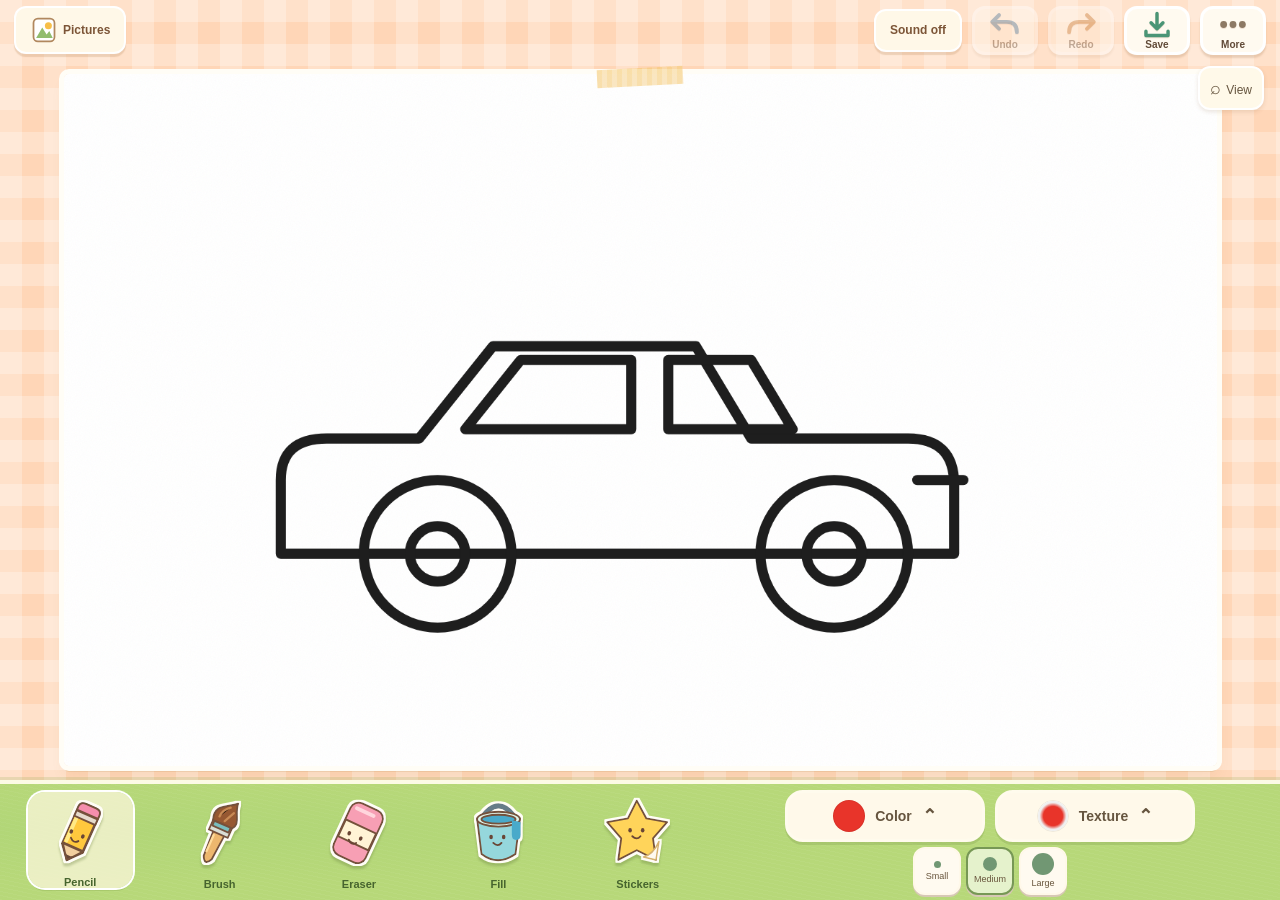
<file: index.html>
<!DOCTYPE html>
<html lang="en">
<head>
<meta charset="utf-8">
<meta name="viewport" content="width=device-width, initial-scale=1, maximum-scale=1, user-scalable=no, viewport-fit=cover">
<meta name="theme-color" content="#ffd6b7">
<meta name="apple-mobile-web-app-capable" content="yes">
<meta name="apple-mobile-web-app-status-bar-style" content="default">
<meta name="apple-mobile-web-app-title" content="Coloring">
<title>Little Art Studio</title>
<link rel="manifest" href="manifest.json">
<link rel="apple-touch-icon" href="icon.svg">
<style>
*{margin:0;padding:0;box-sizing:border-box;-webkit-tap-highlight-color:transparent}
html,body{height:100%;overflow:hidden;overscroll-behavior:none;background:#BFE0F5;
  font-family:-apple-system,"Noto Sans Thai",sans-serif;
  -webkit-user-select:none;user-select:none;-webkit-touch-callout:none;touch-action:none}
#app{position:fixed;inset:0;display:flex;flex-direction:column;
  padding:env(safe-area-inset-top) env(safe-area-inset-right) env(safe-area-inset-bottom) env(safe-area-inset-left)}

#sky{position:absolute;inset:0;z-index:0}

#topbar{position:relative;z-index:2;flex:0 0 auto;height:11vh;min-height:52px;
  display:flex;align-items:center;justify-content:center;gap:2.2vh}
.topbtn{width:9vh;height:9vh;min-width:46px;min-height:46px;border:none;background:none;
  padding:0;display:block;transition:transform .09s}
.topbtn:active{transform:scale(.9)}
.topbtn[disabled]{opacity:.32}
.topbtn svg{width:100%;height:100%;display:block}
#btnPhoto{width:7vh;height:7vh;min-width:38px;min-height:38px;opacity:.85}

#stage{position:relative;z-index:2;flex:1 1 auto;display:flex;align-items:center;
  justify-content:center;min-height:0;padding:.5vh 1vh}
#card{position:relative;border-radius:14px;overflow:hidden;background:#fff;
  box-shadow:0 6px 18px rgba(30,60,90,.22)}
#card canvas{position:absolute;inset:0;width:100%;height:100%;display:block}
#input{position:absolute;inset:0;z-index:2;touch-action:none}
#stickers{position:absolute;inset:0;z-index:3;overflow:hidden;pointer-events:none}

.sticker{position:absolute;left:0;top:0;transform-origin:50% 50%;will-change:transform;pointer-events:auto;touch-action:none}
.sticker img{width:100%;height:100%;display:block;pointer-events:none}
.sticker.sel{outline:3px dashed rgba(40,90,140,.75);outline-offset:2px;border-radius:6px}
#stickerKill{position:absolute;z-index:6;width:56px;height:56px;border:none;padding:0;
  background:none;display:none}
#stickerKill.on{display:block}

.row{position:relative;z-index:2;flex:0 0 auto;display:flex;align-items:center;
  justify-content:space-around;gap:.6vh;padding:0 1.2vh}
#rowColor{height:11vh;min-height:48px}
#rowTex{height:13vh;min-height:56px}
#rowTool{height:18vh;min-height:76px;border-radius:16px 16px 0 0;
  background:linear-gradient(#EFD7AE,#CFAC7C);padding:0 1vh}

.swatch{border:none;background:none;padding:0;border-radius:50%;
  width:9.5vh;height:9.5vh;min-width:44px;min-height:44px;transition:transform .1s}
.swatch:active{transform:scale(.88)}
.swatch.on{transform:scale(1.12)}
.swatch svg,.swatch canvas{width:100%;height:100%;display:block;border-radius:50%}

.tool{border:none;background:none;padding:0;width:15%;height:100%;
  display:flex;align-items:flex-end;justify-content:center;transition:transform .1s}
.tool:active{transform:scale(.9)}
.tool svg{width:100%;height:100%;display:block}
.tool.on{transform:translateY(-6%) scale(1.06)}

#page{border:none;background:#F5C24A;border-radius:50%;
  width:7.5vh;height:7.5vh;min-width:36px;min-height:36px;color:#5B3D06;
  font-size:3.4vh;line-height:1;font-weight:500}

#flash{position:fixed;inset:0;z-index:20;pointer-events:none;display:none;align-items:center;justify-content:center;
  background:rgba(255,255,255,.55)}
#flash.on{display:flex}
#flash svg{width:34vh;height:34vh}

#sheet{position:fixed;inset:0;z-index:30;display:none;background:rgba(20,40,60,.55)}
#sheet.on{display:flex;align-items:center;justify-content:center}
#sheetBox{background:#fff;border-radius:18px;padding:18px;width:min(560px,88vw);
  max-height:86vh;overflow:auto}
#sheetBox h2{font-size:17px;font-weight:500;margin-bottom:12px;color:#26404F}
.mrow{display:flex;flex-wrap:wrap;gap:10px}
.mbtn{flex:1 1 46%;min-height:56px;border:1.5px solid #C8D6E0;background:#F7FBFD;
  border-radius:12px;font-size:15px;color:#22384A;padding:10px}
.mbtn:active{background:#E4F0F8}
.mbtn.danger{border-color:#EBB4B4;background:#FDF3F3;color:#8C2C2C}
#gal{display:grid;grid-template-columns:repeat(3,1fr);gap:8px;margin-top:14px}
#gal img{width:100%;border-radius:8px;border:1px solid #DDE6EC;display:block}
.pickgrid{display:grid;grid-template-columns:repeat(4,1fr);gap:8px;margin-top:6px}
.pickgrid button{border:1.5px solid #D4E1EA;background:#fff;border-radius:10px;padding:4px;aspect-ratio:4/3}
.pickgrid svg{width:100%;height:100%;display:block}
#rot{position:fixed;inset:0;z-index:40;background:#BFE0F5;display:none;
  align-items:center;justify-content:center;font-size:22px;color:#245068;text-align:center;padding:30px}
@media (orientation:portrait){#rot{display:flex}}

:root{--ink:#554b43;--mint:#719c8a;--cream:#fffaf0} html,body{background:#f3e9d9;color:var(--ink);font-family:'Trebuchet MS',Tahoma,sans-serif}button{cursor:pointer;color:inherit;font:inherit}button:focus-visible{outline:3px solid #498c79;outline-offset:4px}#sky{display:none}
#app{display:grid;grid-template-columns:190px minmax(0,1fr) 210px;grid-template-rows:82px minmax(0,1fr) 132px;gap:18px;padding:18px 26px 20px;background:radial-gradient(ellipse at 60% 25%,#fff9eb99,transparent 65%),repeating-linear-gradient(2deg,#ad805007 0 1px,transparent 1px 7px),#f1e6d5}
#topbar{grid-column:1/-1;grid-row:1;height:auto;min-height:0;justify-content:flex-end;gap:10px;border-bottom:1px solid #c9b79d60;padding-bottom:14px}.brand{margin-right:auto;display:flex;align-items:center;gap:12px}.brand-mark{background:#e7ad87;border:3px solid #fff5e6;border-radius:18px;box-shadow:0 3px 0 #be896650;width:48px;height:48px;display:grid;place-items:center;font-size:28px}.brand strong{display:block;font-size:23px;letter-spacing:-.7px}.brand small{display:block;font-size:11px;letter-spacing:2px;margin-top:5px;color:#9b8170}.topbtn,#btnPhoto{width:43px;height:43px;min-width:43px;min-height:43px;padding:5px;border-radius:14px;background:#fffaf2;box-shadow:0 3px 0 #d7c8b5;opacity:1}.softbtn{min-height:42px;border:1px solid #d9cbb7;border-radius:13px;padding:8px 14px;background:#fffaf1;font-size:12px;font-weight:bold;box-shadow:0 3px 0 #d7c8b560}.softbtn.active{background:#dceadd;border-color:#9ab39b}
#stage{grid-column:2;grid-row:2;padding:30px 12px 20px;min-width:0;background:#d7c0a14a;border:1px solid #d3b89555;border-radius:22px;box-shadow:inset 0 2px 10px #8b62300b}#stage:before{content:'YOUR LITTLE MASTERPIECE';position:absolute;top:12px;font-size:9px;letter-spacing:2.4px;color:#a18870}#card{border-radius:5px;box-shadow:0 2px 2px #8a6e5430,0 13px 24px #8a6e5425;outline:8px solid #fffcf3}#card:after{content:'';position:absolute;inset:0;pointer-events:none;z-index:4;opacity:.19;background-image:url('paper.svg');mix-blend-mode:multiply}
.row{padding:17px 14px;gap:10px;border:1px solid #e3d6c5;background:#fffaf0;border-radius:21px;box-shadow:0 4px 0 #d7c8b544;justify-content:center;align-content:start}.row:before{width:100%;flex-shrink:0;font-size:11px;letter-spacing:1.8px;font-weight:bold;color:#917a64;text-align:left;margin-bottom:6px}#rowColor{grid-column:1;grid-row:2;height:auto;min-height:0;flex-wrap:wrap;overflow:auto}#rowColor:before{content:'01 / COLOR PALETTE'}#rowTex{grid-column:3;grid-row:2;height:auto;min-height:0;flex-wrap:wrap;overflow:auto}#rowTex:before{content:'02 / MAGIC TEXTURES'}.swatch{position:relative;width:59px;height:59px;min-width:0;min-height:0;flex:0 0 59px;margin:0 3px 17px;box-shadow:0 3px 6px #856e4c20;background:#f4ede1;border:4px solid #f4ede1}.swatch.on{outline:2px solid #729987;outline-offset:3px;transform:none}.swatch:after{content:attr(data-label);position:absolute;top:calc(100% + 7px);left:50%;transform:translateX(-50%);white-space:nowrap;font-size:10px;color:#7e6b59}#rowTex .swatch{border-radius:13px;width:63px;height:63px;flex-basis:63px;margin-bottom:20px}#rowTex .swatch canvas{border-radius:8px}#page{width:100%;height:29px;min-height:29px;border-radius:9px;font-size:12px;background:#eee4d2;color:#756149}
#rowTool{grid-column:1/-1;grid-row:3;height:auto;min-height:0;background:repeating-linear-gradient(0deg,#ba894009 0 1px,transparent 1px 4px),linear-gradient(#eed8b9,#e6c69b);border:1px solid #d3b48d;border-radius:22px;padding:8px 24px 17px;gap:16px;box-shadow:inset 0 2px 0 #fff9,0 5px 0 #bd95693a}.tool{position:relative;flex:1;width:auto;max-width:145px;height:100%;border-radius:14px;background:#b0865910;box-shadow:inset 0 2px 5px #9d703b12;align-items:center;padding:0 0 12px}.tool svg{height:90px;filter:drop-shadow(2px 4px 2px #785b3b25)}.tool:after{content:attr(data-label);position:absolute;bottom:0;font-size:11px;font-weight:bold;color:#7c6148}.tool.on{transform:translateY(-3px);background:#fff7e780;box-shadow:0 4px 9px #8a67311a,inset 0 0 0 2px #fff8}#sheetBox{background:#fffaf0;border:5px solid #fff;border-radius:23px;box-shadow:0 20px 70px #33241740}#sheetBox h2{color:#67513d}.demo-art{width:100%;display:block;border-radius:14px;margin:12px 0}.note{font-size:12px;line-height:1.7;color:#8b7765}.close-sheet{float:right;border:none;background:#efe1ce;border-radius:50%;width:32px;height:32px}.demo-swatches{display:flex;gap:10px;justify-content:center}.demo-swatches canvas{width:64px;height:64px;border-radius:12px}#rot{display:none!important}
@media(max-width:1000px){#app{grid-template-columns:144px minmax(0,1fr) 156px;gap:12px;padding:12px;grid-template-rows:65px minmax(0,1fr) 108px}.row{padding:12px 6px;gap:9px}.row:before{font-size:9px;letter-spacing:.7px}.swatch{width:46px;height:46px;flex-basis:46px;margin:0 4px 15px}#rowTex .swatch{width:49px;height:49px;flex-basis:49px;margin-bottom:17px}.brand strong{font-size:18px}.brand small{font-size:8px}.tool svg{height:76px}.softbtn{padding:8px;font-size:11px}}
@media(max-width:650px) and (orientation:portrait){#app{grid-template-columns:1fr 1fr;grid-template-rows:60px minmax(160px,1fr) 94px 110px 88px;gap:8px;padding:8px}#topbar{gap:5px;padding-bottom:6px}.brand{gap:5px}.brand-mark{display:none}.brand strong{font-size:14px}.brand small{font-size:7px;letter-spacing:1px}.topbtn,#btnPhoto{width:32px;height:36px;min-width:32px;min-height:36px}.softbtn{padding:5px;font-size:10px}#stage{grid-column:1/-1;grid-row:2}#rowColor{grid-column:1/-1;grid-row:3;flex-wrap:nowrap;justify-content:flex-start;align-items:center;padding:8px 10px;gap:10px}.row:before{display:none}.swatch{flex-basis:42px;width:42px;height:42px;margin:0 1px 13px}#rowTex{grid-column:1/-1;grid-row:4;flex-wrap:nowrap;justify-content:flex-start;align-items:center;padding:8px 10px}#rowTex .swatch{flex-basis:48px;width:48px;height:48px}#page{min-width:54px;width:54px}#rowTool{grid-column:1/-1;grid-row:5;padding:3px 6px 9px;gap:6px}.tool svg{height:60px}.tool:after{font-size:9px}}
@media(max-height:620px) and (orientation:landscape){#app{grid-template-rows:52px minmax(0,1fr) 85px;gap:8px;padding:8px 14px}.brand strong{font-size:18px}.tool svg{height:60px}#rowTool{padding:2px 12px 13px}.row{padding-top:8px}.row:before{margin-bottom:0}.swatch{height:40px;width:40px;flex-basis:40px}#rowTex .swatch{height:42px;width:42px;flex-basis:42px}.brand-mark{height:38px;width:38px}}
.row,#sheetBox{touch-action:pan-x pan-y}#sheetBox button{touch-action:manipulation}
@media(prefers-reduced-motion:reduce){*{transition:none!important}}
</style>
<link rel="stylesheet" href="sticker-play.css?v=14">
</head>
<body>
<div id="app">
  <svg id="sky" viewBox="0 0 100 100" preserveAspectRatio="none" aria-hidden="true">
    <rect width="100" height="100" fill="#BFE0F5"/>
    <ellipse cx="14" cy="26" rx="13" ry="6" fill="#fff" opacity=".55"/>
    <ellipse cx="86" cy="40" rx="12" ry="5.5" fill="#fff" opacity=".5"/>
    <ellipse cx="24" cy="62" rx="10" ry="4.5" fill="#fff" opacity=".4"/>
  </svg>

  <div id="topbar"><button class="softbtn" id="btnArt" aria-label="Choose a picture"><svg viewBox="0 0 32 32" aria-hidden="true"><rect x="4" y="3" width="24" height="26" rx="5" fill="#fff" stroke="#b1885e" stroke-width="2"/><circle cx="21" cy="11" r="4" fill="#f7bf48"/><path d="m7 25 7-12 5 8 3-4 4 8" fill="#91bc6d"/></svg><span>Pictures</span></button><button class="softbtn" id="btnDemo">ดูตัวอย่าง ✧</button><button class="softbtn" id="btnSound" aria-pressed="false" title="Toggle sound effects and English voice">Sound off</button>
    <button class="topbtn" id="btnUndo" aria-label="Undo"></button>
    <button class="topbtn" id="btnRedo" aria-label="Redo"></button>
    <button class="topbtn" id="btnSave" aria-label="Save"></button>
    <button class="topbtn" id="btnPhoto" aria-label="More options"></button>
  </div>

  <div id="stage">
    <div id="card">
      <canvas id="cBg"></canvas>
      <canvas id="cFill"></canvas>
      <canvas id="cPaint"></canvas>
      <canvas id="cLine"></canvas>
      <div id="stickers"></div>
      <div id="input"></div>
      <button id="stickerKill" aria-label="Remove sticker"></button>
    </div>
  </div>

  <div id="dock"><div class="row" id="rowTool"></div><div class="palette-stack"><div class="row" id="rowColor"></div><div class="row" id="rowTex" aria-label="Textures"></div></div></div><div id="hint" role="status" aria-live="polite"></div>
</div>

<div id="flash" aria-hidden="true">
  <svg viewBox="0 0 100 100"><circle cx="50" cy="50" r="42" fill="#2FB57F"/>
  <path d="M30 52 L44 66 L71 36" stroke="#fff" stroke-width="10" fill="none"
    stroke-linecap="round" stroke-linejoin="round"/></svg>
</div>

<div id="sheet"><div id="sheetBox"></div></div>
<div id="rot">Turn your tablet sideways<br>to start coloring</div>

<input type="file" id="filePick" accept="image/*" hidden>
<script src="dylan-voice.js?v=13"></script>
<script>
(function(){
"use strict";
// ข้อมูลศิลป์ทั้งหมดของแอป
// เพิ่มลาย เพิ่มสติกเกอร์ เพิ่มภาพColoring ทำได้ที่ไฟล์นี้ไฟล์เดียว

const COLORS = [
  '#E8342A', '#F5901E', '#F7CB2F', '#5FB63B', '#2E86D8',
  '#7B5FD4', '#EE72A8', '#8A5A2B', '#FFFFFF', '#2B2B2B'
];

function shade(hex, f) {
  const n = parseInt(hex.slice(1), 16);
  let r = (n >> 16) & 255, g = (n >> 8) & 255, b = n & 255;
  if (f >= 0) { r += (255 - r) * f; g += (255 - g) * f; b += (255 - b) * f; }
  else { r *= (1 + f); g *= (1 + f); b *= (1 + f); }
  return `rgb(${r | 0},${g | 0},${b | 0})`;
}

// ---------------------------------------------------------------- หัวแปรง
// mask ถูกเรนเดอร์เป็นภาพขาวดำแล้วย้อมสีตอนใช้งาน
const TIPS = {
  round(c, s) {
    const g = c.createRadialGradient(s / 2, s / 2, 0, s / 2, s / 2, s / 2);
    g.addColorStop(0, '#fff'); g.addColorStop(.72, '#fff');
    g.addColorStop(1, 'rgba(255,255,255,0)');
    c.fillStyle = g; c.fillRect(0, 0, s, s);
  },
  soft(c, s) {
    const g = c.createRadialGradient(s / 2, s / 2, 0, s / 2, s / 2, s / 2);
    g.addColorStop(0, 'rgba(255,255,255,.85)');
    g.addColorStop(1, 'rgba(255,255,255,0)');
    c.fillStyle = g; c.fillRect(0, 0, s, s);
  },
  chalk(c, s) {
    c.fillStyle = '#fff';
    for (let i = 0; i < 260; i++) {
      const a = Math.random() * 6.283, r = Math.pow(Math.random(), .55) * s / 2;
      c.globalAlpha = .5 + Math.random() * .5;
      c.fillRect(s / 2 + Math.cos(a) * r, s / 2 + Math.sin(a) * r, 1.6, 1.6);
    }
    c.globalAlpha = 1;
  },
  spray(c, s) {
    c.fillStyle = '#fff';
    for (let i = 0; i < 150; i++) {
      const a = Math.random() * 6.283, r = Math.pow(Math.random(), .4) * s / 2;
      c.globalAlpha = .25 + Math.random() * .45;
      c.beginPath();
      c.arc(s / 2 + Math.cos(a) * r, s / 2 + Math.sin(a) * r, .9, 0, 6.283);
      c.fill();
    }
    c.globalAlpha = 1;
  },
  crayon(c, s) {
    const g = c.createRadialGradient(s / 2, s / 2, 0, s / 2, s / 2, s / 2);
    g.addColorStop(0, 'rgba(255,255,255,.95)');
    g.addColorStop(.8, 'rgba(255,255,255,.55)');
    g.addColorStop(1, 'rgba(255,255,255,0)');
    c.fillStyle = g; c.fillRect(0, 0, s, s);
    c.globalCompositeOperation = 'destination-out';
    for (let i = 0; i < 90; i++) {
      c.globalAlpha = Math.random() * .5;
      c.fillRect(Math.random() * s, Math.random() * s, 2.4, 1.4);
    }
    c.globalAlpha = 1; c.globalCompositeOperation = 'source-over';
  },
  star(c, s) {
    c.fillStyle = '#fff'; c.beginPath();
    const R = s / 2 * .92, r = R * .45;
    for (let i = 0; i < 10; i++) {
      const a = -1.5708 + i * 0.6283, rr = i % 2 ? r : R;
      c[i ? 'lineTo' : 'moveTo'](s / 2 + Math.cos(a) * rr, s / 2 + Math.sin(a) * rr);
    }
    c.closePath(); c.fill();
  },
  heart(c, s) {
    c.fillStyle = '#fff'; const k = s / 100;
    c.beginPath();
    c.moveTo(50 * k, 84 * k);
    c.bezierCurveTo(4 * k, 52 * k, 18 * k, 12 * k, 50 * k, 36 * k);
    c.bezierCurveTo(82 * k, 12 * k, 96 * k, 52 * k, 50 * k, 84 * k);
    c.fill();
  },
  sparkle(c, s) {
    c.fillStyle = '#fff'; const h = s / 2;
    c.beginPath();
    c.moveTo(h, 0); c.quadraticCurveTo(h * 1.12, h * .88, s, h);
    c.quadraticCurveTo(h * 1.12, h * 1.12, h, s);
    c.quadraticCurveTo(h * .88, h * 1.12, 0, h);
    c.quadraticCurveTo(h * .88, h * .88, h, 0);
    c.fill();
  }
};

// ---------------------------------------------------------------- ลายพื้นผิว
// tintable:true คือลายที่เปลี่ยนสีตามสีที่เด็กเลือกได้
const P = [];
const add = (id, tintable, draw) => P.push({ id, tintable, draw });

add('grass', true, (c, s, col) => {
  c.fillStyle = shade(col, .42); c.fillRect(0, 0, s, s);
  c.strokeStyle = shade(col, -.28); c.lineWidth = s * .045; c.lineCap = 'round';
  for (let i = 0; i < 9; i++) {
    const x = (i * 7.3 % 1) * s, y = (i * 3.7 % 1) * s;
    c.beginPath(); c.moveTo(x, y + s * .12); c.lineTo(x + s * .03, y - s * .05); c.stroke();
  }
});
add('dots', true, (c, s, col) => {
  c.fillStyle = shade(col, .5); c.fillRect(0, 0, s, s);
  c.fillStyle = shade(col, -.1);
  [[.25, .25], [.75, .75], [.75, .25], [.25, .75]].forEach(([x, y]) => {
    c.beginPath(); c.arc(x * s, y * s, s * .11, 0, 6.283); c.fill();
  });
});
add('hearts', true, (c, s, col) => {
  c.fillStyle = shade(col, .55); c.fillRect(0, 0, s, s);
  c.fillStyle = shade(col, -.05);
  const h = (cx, cy, r) => {
    c.beginPath(); c.moveTo(cx, cy + r);
    c.bezierCurveTo(cx - r * 1.5, cy - r * .3, cx - r * .5, cy - r * 1.3, cx, cy - r * .3);
    c.bezierCurveTo(cx + r * .5, cy - r * 1.3, cx + r * 1.5, cy - r * .3, cx, cy + r);
    c.fill();
  };
  h(s * .3, s * .3, s * .13); h(s * .74, s * .72, s * .13);
});
add('stars', true, (c, s, col) => {
  c.fillStyle = shade(col, .5); c.fillRect(0, 0, s, s);
  c.fillStyle = shade(col, -.15);
  const st = (cx, cy, R) => {
    c.beginPath();
    for (let i = 0; i < 10; i++) {
      const a = -1.5708 + i * .6283, rr = i % 2 ? R * .45 : R;
      c[i ? 'lineTo' : 'moveTo'](cx + Math.cos(a) * rr, cy + Math.sin(a) * rr);
    }
    c.closePath(); c.fill();
  };
  st(s * .3, s * .3, s * .16); st(s * .74, s * .74, s * .12);
});
add('bubbles', true, (c, s, col) => {
  c.fillStyle = shade(col, .3); c.fillRect(0, 0, s, s);
  c.strokeStyle = 'rgba(255,255,255,.9)'; c.lineWidth = s * .05;
  [[.28, .3, .17], [.72, .68, .13], [.8, .24, .08]].forEach(([x, y, r]) => {
    c.beginPath(); c.arc(x * s, y * s, r * s, 0, 6.283); c.stroke();
  });
});
add('snow', true, (c, s, col) => {
  c.fillStyle = shade(col, .35); c.fillRect(0, 0, s, s);
  c.strokeStyle = '#fff'; c.lineWidth = s * .05; c.lineCap = 'round';
  [[.3, .3, .11], [.72, .7, .09]].forEach(([x, y, r]) => {
    for (let i = 0; i < 3; i++) {
      const a = i * 1.047;
      c.beginPath();
      c.moveTo(x * s - Math.cos(a) * r * s, y * s - Math.sin(a) * r * s);
      c.lineTo(x * s + Math.cos(a) * r * s, y * s + Math.sin(a) * r * s);
      c.stroke();
    }
  });
});
add('sand', true, (c, s, col) => {
  c.fillStyle = shade(col, .45); c.fillRect(0, 0, s, s);
  c.fillStyle = shade(col, -.2);
  for (let i = 0; i < 42; i++) {
    const x = (i * 17.3) % s, y = (i * 29.7) % s;
    c.beginPath(); c.arc(x, y, s * .022, 0, 6.283); c.fill();
  }
});
add('leaves', true, (c, s, col) => {
  c.fillStyle = shade(col, .42); c.fillRect(0, 0, s, s);
  c.fillStyle = shade(col, -.22);
  const lf = (x, y, r, rot) => {
    c.save(); c.translate(x, y); c.rotate(rot); c.beginPath();
    c.moveTo(0, -r); c.quadraticCurveTo(r, 0, 0, r);
    c.quadraticCurveTo(-r, 0, 0, -r); c.fill(); c.restore();
  };
  lf(s * .3, s * .32, s * .16, .5); lf(s * .74, s * .7, s * .13, -.7);
});
add('flowers', true, (c, s, col) => {
  c.fillStyle = shade(col, .55); c.fillRect(0, 0, s, s);
  const fl = (x, y, r) => {
    c.fillStyle = shade(col, -.05);
    for (let i = 0; i < 5; i++) {
      const a = i * 1.2566;
      c.beginPath(); c.arc(x + Math.cos(a) * r * .62, y + Math.sin(a) * r * .62, r * .46, 0, 6.283); c.fill();
    }
    c.fillStyle = shade(col, .75);
    c.beginPath(); c.arc(x, y, r * .34, 0, 6.283); c.fill();
  };
  fl(s * .32, s * .32, s * .2); fl(s * .76, s * .74, s * .15);
});
add('rain', true, (c, s, col) => {
  c.fillStyle = shade(col, .4); c.fillRect(0, 0, s, s);
  c.strokeStyle = shade(col, -.2); c.lineWidth = s * .05; c.lineCap = 'round';
  for (let i = 0; i < 6; i++) {
    const x = (i * 11.7) % s, y = (i * 19.3) % s;
    c.beginPath(); c.moveTo(x, y); c.lineTo(x - s * .06, y + s * .16); c.stroke();
  }
});
add('zigzag', true, (c, s, col) => {
  c.fillStyle = shade(col, .6); c.fillRect(0, 0, s, s);
  c.strokeStyle = shade(col, -.1); c.lineWidth = s * .07;
  for (let r = 0; r < 3; r++) {
    c.beginPath();
    for (let i = 0; i <= 4; i++) {
      const x = i * s / 4, y = s * (.2 + r * .3) + (i % 2 ? s * .1 : 0);
      c[i ? 'lineTo' : 'moveTo'](x, y);
    }
    c.stroke();
  }
});
add('checks', true, (c, s, col) => {
  c.fillStyle = shade(col, .62); c.fillRect(0, 0, s, s);
  c.fillStyle = shade(col, -.05);
  c.fillRect(0, 0, s / 2, s / 2); c.fillRect(s / 2, s / 2, s / 2, s / 2);
});
add('sparkles', true, (c, s, col) => {
  c.fillStyle = shade(col, .25); c.fillRect(0, 0, s, s);
  c.fillStyle = '#fff';
  const sp = (x, y, r) => {
    c.beginPath(); c.moveTo(x, y - r);
    c.quadraticCurveTo(x + r * .18, y - r * .18, x + r, y);
    c.quadraticCurveTo(x + r * .18, y + r * .18, x, y + r);
    c.quadraticCurveTo(x - r * .18, y + r * .18, x - r, y);
    c.quadraticCurveTo(x - r * .18, y - r * .18, x, y - r);
    c.fill();
  };
  sp(s * .3, s * .3, s * .18); sp(s * .74, s * .7, s * .12);
});
add('waves', true, (c, s, col) => {
  c.fillStyle = shade(col, .48); c.fillRect(0, 0, s, s);
  c.strokeStyle = shade(col, -.12); c.lineWidth = s * .06; c.lineCap = 'round';
  for (let r = 0; r < 3; r++) {
    c.beginPath(); c.moveTo(0, s * (.25 + r * .3));
    c.quadraticCurveTo(s * .25, s * (.13 + r * .3), s * .5, s * (.25 + r * .3));
    c.quadraticCurveTo(s * .75, s * (.37 + r * .3), s, s * (.25 + r * .3));
    c.stroke();
  }
});
add('fluff', true, (c, s, col) => {
  c.fillStyle = shade(col, .5); c.fillRect(0, 0, s, s);
  c.strokeStyle = shade(col, -.18); c.lineWidth = s * .045; c.lineCap = 'round';
  for (let i = 0; i < 10; i++) {
    const x = (i * 13.1) % s, y = (i * 23.9) % s;
    c.beginPath(); c.arc(x, y, s * .08, i, i + 3.6); c.stroke();
  }
});
add('rainbow', false, (c, s) => {
  ['#E8342A', '#F5901E', '#F7CB2F', '#5FB63B', '#2E86D8', '#7B5FD4'].forEach((k, i) => {
    c.fillStyle = k; c.fillRect(0, i * s / 6, s, s / 6 + 1);
  });
});
add('night', false, (c, s) => {
  c.fillStyle = '#2A2560'; c.fillRect(0, 0, s, s);
  c.fillStyle = '#FFE07A';
  [[.2, .25, .05], [.7, .6, .04], [.45, .8, .03], [.85, .2, .03]].forEach(([x, y, r]) => {
    c.beginPath(); c.arc(x * s, y * s, r * s, 0, 6.283); c.fill();
  });
});
add('sky', false, (c, s) => {
  c.fillStyle = '#79BEEC'; c.fillRect(0, 0, s, s);
  c.fillStyle = '#fff';
  c.beginPath(); c.ellipse(s * .3, s * .32, s * .22, s * .12, 0, 0, 6.283); c.fill();
  c.beginPath(); c.ellipse(s * .76, s * .74, s * .2, s * .11, 0, 0, 6.283); c.fill();
});
add('candy', false, (c, s) => {
  c.fillStyle = '#FFF2F7'; c.fillRect(0, 0, s, s);
  c.strokeStyle = '#F27DA8'; c.lineWidth = s * .12;
  for (let i = -1; i < 3; i++) {
    c.beginPath(); c.moveTo(i * s / 2, 0); c.lineTo(i * s / 2 + s, s); c.stroke();
  }
});
add('fire', false, (c, s) => {
  c.fillStyle = '#F7CB2F'; c.fillRect(0, 0, s, s);
  c.fillStyle = '#F0621E';
  c.beginPath(); c.arc(s * .3, s * .34, s * .2, 0, 6.283); c.fill();
  c.beginPath(); c.arc(s * .74, s * .72, s * .16, 0, 6.283); c.fill();
});


add('linen',true,(c,s,col)=>{c.fillStyle=shade(col,.56);c.fillRect(0,0,s,s);for(let i=0;i<s;i+=3){c.fillStyle=i%2?'#fff7':shade(col,.14);c.fillRect(i,0,1,s);c.fillStyle='#5a382b22';c.fillRect(0,i,s,1)}});
add('woodgrain',true,(c,s,col)=>{c.fillStyle=shade(col,.42);c.fillRect(0,0,s,s);for(let i=-8;i<s+8;i+=3){c.strokeStyle=i%2?shade(col,.2):shade(col,-.12);c.globalAlpha=.35;c.lineWidth=.7;c.beginPath();for(let y=0;y<=s;y++){let x=i+Math.sin(y*.13+i)*1.8;c.lineTo(x,y)}c.stroke()}c.globalAlpha=1});
add('watercolor',true,(c,s,col)=>{c.fillStyle=shade(col,.56);c.fillRect(0,0,s,s);for(let i=0;i<45;i++){let x=(i*23.71)%s,y=(i*37.31)%s,r=4+i%9;let g=c.createRadialGradient(x,y,0,x,y,r);g.addColorStop(0,shade(col,.1));g.addColorStop(1,'transparent');c.globalAlpha=.15;c.fillStyle=g;c.fillRect(x-r,y-r,r*2,r*2)}c.globalAlpha=1});

const PATTERNS = P;

// ---------------------------------------------------------------- หมึกที่ออกจากแปรง
// หน้าแรกคือหัวแปรงพื้นฐาน หน้าถัดไปคือลายพื้นผิว
const INKS = [
  { id: 'round', kind: 'tip', tip: 'round' },
  { id: 'soft', kind: 'tip', tip: 'soft', alpha: .5 },
  { id: 'crayon', kind: 'tip', tip: 'crayon' },
  { id: 'chalk', kind: 'tip', tip: 'chalk', scatter: .2 },
  { id: 'spray', kind: 'tip', tip: 'spray', spacing: .16, alpha: .55 },
  { id: 'glow', kind: 'tip', tip: 'soft', alpha: .32, size: 1.7 },
  { id: 'star', kind: 'tip', tip: 'star', spacing: .8, scatter: .5, spin: true },
  { id: 'heart', kind: 'tip', tip: 'heart', spacing: .85, scatter: .5, spin: true },
  { id: 'sparkle', kind: 'tip', tip: 'sparkle', spacing: .7, scatter: .6, spin: true },
  { id: 'rain-t', kind: 'tip', tip: 'round', spacing: .9, scatter: .7, size: .5 },
  { id: 'rbow', kind: 'tip', tip: 'round', rainbow: true },
  { id: 'rbow-s', kind: 'tip', tip: 'star', rainbow: true, spacing: .8, scatter: .5, spin: true },
  ...PATTERNS.map(p => ({ id: 'p-' + p.id, kind: 'pattern', pattern: p.id }))
];

// ---------------------------------------------------------------- สติกเกอร์
const sv = (b) => `<svg xmlns="http://www.w3.org/2000/svg" width="100" height="100" viewBox="0 0 100 100">${b}</svg>`;
const STICKERS = [
  sv('<path d="M50 6 60 38 94 38 66 58 77 92 50 71 23 92 34 58 6 38 40 38Z" fill="#FFCE28" stroke="#D89A00" stroke-width="4" stroke-linejoin="round"/>'),
  sv('<path d="M50 88C6 58 14 18 50 36 86 18 94 58 50 88Z" fill="#F2617A" stroke="#C13A54" stroke-width="4" stroke-linejoin="round"/>'),
  sv('<g stroke="#C8477E" stroke-width="3"><circle cx="50" cy="24" r="17" fill="#F98BC0"/><circle cx="76" cy="43" r="17" fill="#F98BC0"/><circle cx="66" cy="74" r="17" fill="#F98BC0"/><circle cx="34" cy="74" r="17" fill="#F98BC0"/><circle cx="24" cy="43" r="17" fill="#F98BC0"/><circle cx="50" cy="50" r="13" fill="#FFE07A"/></g>'),
  sv('<g fill="#fff" stroke="#8FB6D4" stroke-width="4"><circle cx="34" cy="58" r="20"/><circle cx="58" cy="46" r="24"/><circle cx="76" cy="60" r="17"/><rect x="30" y="60" width="50" height="18" rx="9"/></g>'),
  sv('<circle cx="50" cy="50" r="24" fill="#FFC42B" stroke="#E09000" stroke-width="4"/><g stroke="#E09000" stroke-width="6" stroke-linecap="round"><path d="M50 8v12M50 80v12M8 50h12M80 50h12M20 20l9 9M71 71l9 9M80 20l-9 9M29 71l-9 9"/></g>'),
  sv('<g fill="none" stroke-width="9" stroke-linecap="round"><path d="M14 78a36 36 0 0172 0" stroke="#E8342A"/><path d="M27 78a23 23 0 0146 0" stroke="#F7CB2F"/><path d="M40 78a10 10 0 0120 0" stroke="#2E86D8"/></g>'),
  sv('<g stroke="#1F4E7A" stroke-width="4" stroke-linejoin="round"><path d="M12 66V56q0-6 7-6h10l10-14h26l7 14h11q7 0 7 7v9Z" fill="#4FA3E8"/><circle cx="31" cy="68" r="11" fill="#37474F"/><circle cx="71" cy="68" r="11" fill="#37474F"/></g>'),
  sv('<g stroke="#3F5A73" stroke-width="4" stroke-linejoin="round"><path d="M50 8v10" /><circle cx="50" cy="8" r="5" fill="#F2617A"/><rect x="26" y="18" width="48" height="34" rx="9" fill="#9BC7E8"/><circle cx="40" cy="35" r="6" fill="#2B3A46"/><circle cx="60" cy="35" r="6" fill="#2B3A46"/><rect x="32" y="56" width="36" height="30" rx="7" fill="#7FB2D8"/><rect x="14" y="60" width="14" height="9" rx="4" fill="#7FB2D8"/><rect x="72" y="60" width="14" height="9" rx="4" fill="#7FB2D8"/></g>'),
  sv('<g stroke="#B23A2A" stroke-width="4" stroke-linejoin="round"><path d="M50 6c14 12 20 30 20 46v14H30V52c0-16 6-34 20-46Z" fill="#F0F4F7"/><circle cx="50" cy="40" r="10" fill="#63B7E8"/><path d="M30 56 14 76l16-4ZM70 56l16 20-16-4Z" fill="#E8544A"/><path d="M40 66h20l-10 24Z" fill="#F5901E"/></g>'),
  sv('<g stroke="#8A5A2B" stroke-width="4" stroke-linejoin="round"><ellipse cx="50" cy="62" rx="32" ry="24" fill="#F5B942"/><circle cx="50" cy="32" r="20" fill="#F5B942"/><path d="M33 18l4 12M67 18l-4 12" /><circle cx="42" cy="32" r="4" fill="#4A3520"/><circle cx="58" cy="32" r="4" fill="#4A3520"/><path d="M46 42h8" /></g>'),
  sv('<g stroke="#2F6B4F" stroke-width="4" stroke-linejoin="round"><ellipse cx="50" cy="56" rx="14" ry="26" fill="#7ED0A0"/><path d="M36 42C18 22 8 40 22 52 8 64 20 82 36 68ZM64 42C82 22 92 40 78 52 92 64 80 82 64 68Z" fill="#A8E8C4"/><circle cx="44" cy="40" r="3" fill="#2F6B4F"/><circle cx="56" cy="40" r="3" fill="#2F6B4F"/></g>'),
  sv('<g stroke="#7A5C1E" stroke-width="4" stroke-linejoin="round"><circle cx="50" cy="52" r="26" fill="#FFD98A"/><path d="M28 30l-8-14 18 4M72 30l8-14-18 4"/><circle cx="41" cy="48" r="4" fill="#4A3520"/><circle cx="59" cy="48" r="4" fill="#4A3520"/><path d="M44 62q6 6 12 0"/></g>')
];

// ---------------------------------------------------------------- ภาพลายเส้น
// พิกัดอยู่ในกรอบ 200 x 150 แล้วถูกขยายให้เต็มผืนผ้าใบ
const LINEARTS = [
  {
    id: 'car', paths: [
      'M22 104V88q0-9 10-9h20l16-20h44l12 20h34q10 0 10 10v15Z',
      'M40 104a16 16 0 1032 0 16 16 0 10-32 0Z', 'M50 104a6 6 0 1012 0 6 6 0 10-12 0Z',
      'M126 104a16 16 0 1032 0 16 16 0 10-32 0Z', 'M136 104a6 6 0 1012 0 6 6 0 10-12 0Z',
      'M62 77l12-15h24v15Z', 'M106 62h18l9 15h-27Z', 'M160 88h10'
    ]
  },
  {
    id: 'race', paths: [
      'M16 100v-8q0-7 8-7h22l14-16h40l10 16h48q8 0 8 8v7Z',
      'M74 85l10-12h22l7 12Z', 'M150 62h22v14h-22Z',
      'M40 100a15 15 0 1030 0 15 15 0 10-30 0Z', 'M49 100a6 6 0 1012 0 6 6 0 10-12 0Z',
      'M128 100a15 15 0 1030 0 15 15 0 10-30 0Z', 'M137 100a6 6 0 1012 0 6 6 0 10-12 0Z',
      'M20 92h20', 'M96 46a8 8 0 1016 0 8 8 0 10-16 0Z'
    ]
  },
  {
    id: 'truck', paths: [
      'M14 100V44h80v56Z', 'M94 100V62h30l22 24v14Z', 'M100 68h20l14 16h-34Z',
      'M32 100a15 15 0 1030 0 15 15 0 10-30 0Z', 'M41 100a6 6 0 1012 0 6 6 0 10-12 0Z',
      'M104 100a15 15 0 1030 0 15 15 0 10-30 0Z', 'M113 100a6 6 0 1012 0 6 6 0 10-12 0Z',
      'M24 56h60', 'M24 72h60', 'M146 90h12'
    ]
  },
  {
    id: 'rocket', paths: [
      'M100 12c16 16 24 38 24 58v22H76V70c0-20 8-42 24-58Z',
      'M100 52a13 13 0 100 26 13 13 0 100-26Z',
      'M76 76 52 104l24-6Z', 'M124 76l24 28-24-6Z',
      'M88 92h24l-12 30Z', 'M84 108h32'
    ]
  },
  {
    id: 'robot', paths: [
      'M100 14v12', 'M100 10a6 6 0 100 12 6 6 0 100-12Z',
      'M64 26h72v42H64Z', 'M80 40a8 8 0 100 16 8 8 0 100-16Z',
      'M120 40a8 8 0 100 16 8 8 0 100-16Z', 'M86 60h28',
      'M72 72h56v42H72Z', 'M44 78h24v16H44Z', 'M132 78h24v16h-24Z',
      'M82 114v20h14v-20Z', 'M104 114v20h14v-20Z'
    ]
  },
  {
    id: 'ufo', paths: [
      'M100 30a30 22 0 000 44 30 22 0 000-44Z',
      'M36 78a64 18 0 00128 0 64 18 0 00-128 0Z',
      'M56 84a7 7 0 1014 0 7 7 0 10-14 0Z', 'M93 88a7 7 0 1014 0 7 7 0 10-14 0Z',
      'M130 84a7 7 0 1014 0 7 7 0 10-14 0Z',
      'M76 96l-16 22', 'M124 96l16 22', 'M100 100v22'
    ]
  },
  {
    id: 'plane', paths: [
      'M28 76q0-14 22-16l84-8q22-2 32 10-10 12-32 12l-84 8q-22-2-22-6Z',
      'M62 62 46 30h14l28 30Z', 'M62 78l-16 30h14l28-28Z',
      'M144 60l16-18h12l-8 20Z',
      'M84 62a5 5 0 100 10 5 5 0 100-10Z', 'M104 60a5 5 0 100 10 5 5 0 100-10Z',
      'M124 58a5 5 0 100 10 5 5 0 100-10Z'
    ]
  },
  {
    id: 'train', paths: [
      'M20 104V56h44v48Z', 'M64 104V38h48q10 0 10 10v56Z',
      'M74 48h28v18H74Z', 'M34 30h16v26H34Z', 'M30 24h24v8H30Z',
      'M122 104V60h56v44Z', 'M134 70h16v16h-16Z', 'M156 70h14v16h-14Z',
      'M34 104a11 11 0 1022 0 11 11 0 10-22 0Z',
      'M84 104a11 11 0 1022 0 11 11 0 10-22 0Z',
      'M136 104a11 11 0 1022 0 11 11 0 10-22 0Z'
    ]
  },
  {
    id: 'digger', paths: [
      'M18 104V72h56v32Z', 'M30 44h34v28H30Z', 'M36 50h22v18H36Z',
      'M74 78l38-34', 'M110 40l16 6-34 38Z', 'M92 84l14 16h34l-8-22Z',
      'M22 106a18 18 0 1036 0 18 18 0 10-36 0Z', 'M32 106a8 8 0 1016 0 8 8 0 10-16 0Z',
      'M108 108a12 12 0 1024 0 12 12 0 10-24 0Z'
    ]
  },
  {
    id: 'cutebot', paths: [
      'M100 12v10', 'M100 8a5 5 0 100 10 5 5 0 100-10Z',
      'M60 22h80q10 0 10 10v40q0 10-10 10H60q-10 0-10-10V32q0-10 10-10Z',
      'M78 44a10 10 0 100 20 10 10 0 100-20Z',
      'M122 44a10 10 0 100 20 10 10 0 100-20Z',
      'M84 82h32v22H84Z', 'M60 88h24v12H60Z', 'M116 88h24v12h-24Z',
      'M70 104a14 14 0 1028 0 14 14 0 10-28 0Z',
      'M102 104a14 14 0 1028 0 14 14 0 10-28 0Z'
    ]
  }
];

// ไอคอนทั้งหมดเป็น SVG ที่สร้างจากโค้ด ไม่มีไฟล์ภาพ
// ถ้าวันหนึ่งอยากเปลี่ยนไปใช้ภาพ PNG 3D ให้แก้เฉพาะไฟล์นี้ไฟล์เดียว

let uid = 0;
const g3 = (id, a, b, c, d) =>
  `<linearGradient id="${id}" x1="0" y1="0" x2="1" y2="0">
   <stop offset="0" stop-color="${a}"/><stop offset=".3" stop-color="${b}"/>
   <stop offset=".62" stop-color="${c}"/><stop offset="1" stop-color="${d}"/></linearGradient>`;

const SHADOW = (u) =>
  `<radialGradient id="sh${u}"><stop offset="0" stop-color="#4A3418" stop-opacity=".42"/>
   <stop offset="1" stop-color="#4A3418" stop-opacity="0"/></radialGradient>`;

function mix(hex, f) {
  const n = parseInt((hex[0] === '#' ? hex.slice(1) : hex), 16);
  let r = (n >> 16) & 255, g = (n >> 8) & 255, b = n & 255;
  if (f >= 0) { r += (255 - r) * f; g += (255 - g) * f; b += (255 - b) * f; }
  else { r *= (1 + f); g *= (1 + f); b *= (1 + f); }
  return `rgb(${r | 0},${g | 0},${b | 0})`;
}

const wrap = (body) =>
  `<svg viewBox="0 0 56 116" xmlns="http://www.w3.org/2000/svg">${body}</svg>`;

// ------------------------------------------------------------------ เครื่องมือ
function toolIcon(id, opt = {}) {
  const u = ++uid;
  const col = opt.color || '#F5B93A';
  const sh = `<ellipse cx="28" cy="108" rx="17" ry="5" fill="url(#sh${u})"/>`;

  if (id === 'pencil') {
    return wrap(`<defs>${SHADOW(u)}
      ${g3('pb' + u, mix(col, -.42), mix(col, .5), mix(col, .04), mix(col, -.34))}
      ${g3('pw' + u, '#D9A276', '#FFE3C6', '#E0B489', '#C98F60')}
      ${g3('pp' + u, '#D4658F', '#FFC2D8', '#F0A0BE', '#C85B85')}
      ${g3('sv' + u, '#8E9AA6', '#FCFDFE', '#C3CDD7', '#7E8B98')}</defs>
      ${sh}
      <rect x="20" y="16" width="16" height="11" rx="3" fill="url(#pp${u})"/>
      <rect x="20" y="26" width="16" height="6" fill="url(#sv${u})"/>
      <rect x="20" y="32" width="16" height="47" fill="url(#pb${u})"/>
      <rect x="23" y="34" width="2.6" height="43" rx="1.3" fill="#fff" opacity=".5"/>
      <path d="M20 79 L36 79 L28 103 Z" fill="url(#pw${u})"/>
      <path d="M24.6 92 L31.4 92 L28 103 Z" fill="#3A3A3A"/>`);
  }

  if (id === 'brush') {
    return wrap(`<defs>${SHADOW(u)}
      ${g3('bh' + u, '#8A5A14', '#E5AE5E', '#C08B33', '#7C4E0F')}
      ${g3('bs' + u, mix(col, -.45), mix(col, .42), mix(col, -.02), mix(col, -.4))}
      ${g3('sv' + u, '#8E9AA6', '#FCFDFE', '#C3CDD7', '#7E8B98')}</defs>
      ${sh}
      <rect x="20" y="12" width="16" height="42" rx="7" fill="url(#bh${u})"/>
      <rect x="23" y="16" width="2.6" height="34" rx="1.3" fill="#fff" opacity=".45"/>
      <rect x="17" y="52" width="22" height="15" rx="3" fill="url(#sv${u})"/>
      <rect x="17" y="56" width="22" height="1.6" fill="#7E8B98" opacity=".6"/>
      <path d="M17 67 L39 67 L34 98 Q28 103 22 98 Z" fill="url(#bs${u})"/>
      <path d="M22 70 L25 70 L23.5 96 Z" fill="#fff" opacity=".35"/>`);
  }

  if (id === 'eraser') {
    return wrap(`<defs>${SHADOW(u)}
      ${g3('ew' + u, '#CFD4D9', '#FFFFFF', '#EDF0F2', '#C4CAD0')}
      ${g3('eb' + u, '#2E6FB0', '#A8D3F7', '#5E9FD6', '#2A6AAA')}</defs>
      ${sh}
      <rect x="10" y="38" width="36" height="64" rx="8" fill="url(#ew${u})"/>
      <path d="M10 74 h36 v20 a8 8 0 0 1 -8 8 h-20 a8 8 0 0 1 -8 -8 z" fill="url(#eb${u})"/>
      <ellipse cx="20" cy="49" rx="5" ry="7" fill="#fff" opacity=".75"/>`);
  }

  if (id === 'bucket') {
    return wrap(`<defs>${SHADOW(u)}
      ${g3('sv' + u, '#8E9AA6', '#FCFDFE', '#C3CDD7', '#7E8B98')}
      ${g3('pc' + u, mix(col, -.4), mix(col, .45), mix(col, .02), mix(col, -.36))}</defs>
      ${sh}
      <path d="M12 36 Q28 14 44 36" stroke="#96A3B0" stroke-width="3" fill="none" stroke-linecap="round"/>
      <path d="M11 38 L45 38 L40 100 L16 100 Z" fill="url(#sv${u})"/>
      <rect x="16" y="44" width="3.4" height="50" rx="1.7" fill="#fff" opacity=".6"/>
      <ellipse cx="28" cy="38" rx="17" ry="5.2" fill="#DDE4EA"/>
      <ellipse cx="28" cy="38" rx="13.5" ry="4" fill="url(#pc${u})"/>
      <path d="M41 44 q6 6 3 14 q-6 3 -8 -4 z" fill="${mix(col, -.05)}"/>`);
  }

  if (id === 'roller') {
    const head = opt.tile
      ? `<pattern id="rp${u}" width="14" height="14" patternUnits="userSpaceOnUse">
         <image href="${opt.tile}" width="14" height="14"/></pattern>`
      : `<linearGradient id="rp${u}" x1="0" y1="0" x2="0" y2="1">
         <stop offset="0" stop-color="${mix(col, .35)}"/>
         <stop offset="1" stop-color="${mix(col, -.15)}"/></linearGradient>`;
    return wrap(`<defs>${SHADOW(u)}${head}
      <linearGradient id="cy${u}" x1="0" y1="0" x2="0" y2="1">
        <stop offset="0" stop-color="#fff" stop-opacity=".55"/>
        <stop offset=".4" stop-color="#fff" stop-opacity="0"/>
        <stop offset="1" stop-color="#000" stop-opacity=".3"/></linearGradient>
      ${g3('dk' + u, '#1F1F1F', '#7E7E7E', '#3D3D3D', '#242424')}</defs>
      ${sh}
      <rect x="4" y="22" width="48" height="22" rx="10" fill="url(#rp${u})"/>
      <rect x="4" y="22" width="48" height="22" rx="10" fill="url(#cy${u})"/>
      <path d="M28 44 v14 q0 9 8 9 h2" stroke="#9AA6B2" stroke-width="4" fill="none" stroke-linecap="round"/>
      <path d="M28 44 v14 q0 9 8 9 h2" stroke="#fff" stroke-width="1.2" fill="none" opacity=".6" stroke-linecap="round"/>
      <rect x="32" y="66" width="13" height="34" rx="6.5" fill="url(#dk${u})"/>
      <rect x="35" y="70" width="2.4" height="26" rx="1.2" fill="#fff" opacity=".4"/>`);
  }

  // sticker
  return wrap(`<defs>${SHADOW(u)}
    ${g3('pk' + u, '#D9739E', '#FFD3E4', '#F7A8C8', '#CF6390')}</defs>
    ${sh}
    <path d="M10 22 l5 4 5 -4 5 4 5 -4 5 4 5 -4 5 4 v70 l-5 -4 -5 4 -5 -4 -5 4 -5 -4 -5 4 -5 -4 z" fill="url(#pk${u})"/>
    <path d="M15 26 L20 26 L25 92 L20 92 Z" fill="#fff" opacity=".3"/>
    <circle cx="28" cy="58" r="12" fill="#fff" opacity=".95"/>
    <circle cx="28" cy="52" r="4.2" fill="#F58FB6"/><circle cx="33.8" cy="56.2" r="4.2" fill="#F58FB6"/>
    <circle cx="31.6" cy="63" r="4.2" fill="#F58FB6"/><circle cx="24.4" cy="63" r="4.2" fill="#F58FB6"/>
    <circle cx="22.2" cy="56.2" r="4.2" fill="#F58FB6"/>
    <circle cx="28" cy="58" r="3.4" fill="#FFE07A"/>`);
}

// ------------------------------------------------------------------ ปุ่มบน
function topIcon(kind) {
  const u = ++uid;
  const face = { undo: '#8A5BD6', redo: '#4FA83C', save: '#1F9C74', photo: '#9AAAB6' }[kind];
  const sym = {
    undo: '<path d="M62 62 Q50 38 32 46 M32 46 L34 30 M32 46 L47 51" stroke="#fff" stroke-width="8" fill="none" stroke-linecap="round" stroke-linejoin="round"/>',
    redo: '<path d="M38 62 Q50 38 68 46 M68 46 L66 30 M68 46 L53 51" stroke="#fff" stroke-width="8" fill="none" stroke-linecap="round" stroke-linejoin="round"/>',
    save: '<path d="M50 28 v26 M38 46 l12 12 12 -12 M32 70 h36" stroke="#fff" stroke-width="8" fill="none" stroke-linecap="round" stroke-linejoin="round"/>',
    photo: '<rect x="30" y="36" width="40" height="30" rx="4" fill="none" stroke="#fff" stroke-width="6"/><circle cx="41" cy="46" r="4" fill="#fff"/><path d="M33 64 L46 50 L57 64 Z" fill="#fff"/>'
  }[kind];
  return `<svg viewBox="0 0 100 100" xmlns="http://www.w3.org/2000/svg"><defs>
    <radialGradient id="bg${u}" cx=".35" cy=".28" r=".85">
      <stop offset="0" stop-color="${mix(face, .5)}"/>
      <stop offset=".55" stop-color="${face}"/>
      <stop offset="1" stop-color="${mix(face, -.32)}"/></radialGradient>
    <linearGradient id="gl${u}" x1="0" y1="0" x2="0" y2="1">
      <stop offset="0" stop-color="#fff" stop-opacity=".55"/>
      <stop offset="1" stop-color="#fff" stop-opacity="0"/></linearGradient></defs>
    <ellipse cx="50" cy="93" rx="34" ry="5" fill="#2A4356" opacity=".2"/>
    <circle cx="50" cy="48" r="44" fill="url(#bg${u})"/>
    <ellipse cx="50" cy="26" rx="30" ry="16" fill="url(#gl${u})"/>
    ${sym}</svg>`;
}

// ------------------------------------------------------------------ ปุ่มสี
function colorSwatch(hex) {
  const u = ++uid;
  return `<svg viewBox="0 0 100 100" xmlns="http://www.w3.org/2000/svg"><defs>
    <radialGradient id="c${u}" cx=".34" cy=".28" r=".9">
      <stop offset="0" stop-color="${mix(hex, .55)}"/>
      <stop offset=".5" stop-color="${hex}"/>
      <stop offset="1" stop-color="${mix(hex, -.3)}"/></radialGradient>
    <linearGradient id="s${u}" x1="0" y1="0" x2="0" y2="1">
      <stop offset="0" stop-color="#fff" stop-opacity=".6"/>
      <stop offset="1" stop-color="#fff" stop-opacity="0"/></linearGradient></defs>
    <circle cx="50" cy="50" r="46" fill="#fff"/>
    <circle cx="50" cy="50" r="41" fill="url(#c${u})"/>
    <ellipse cx="50" cy="30" rx="26" ry="14" fill="url(#s${u})"/></svg>`;
}

function killIcon() {
  return `<svg viewBox="0 0 100 100" xmlns="http://www.w3.org/2000/svg">
    <circle cx="50" cy="50" r="44" fill="#E05252" stroke="#fff" stroke-width="6"/>
    <path d="M34 34 L66 66 M66 34 L34 66" stroke="#fff" stroke-width="10" stroke-linecap="round"/></svg>`;
}

// เอนจินวาดภาพ ทำงานบน canvas 2D ล้วน ไม่พึ่งไลบรารีภายนอก

let W = matchMedia("(orientation:portrait)").matches ? 1200 : 1600, H = matchMedia("(orientation:portrait)").matches ? 1600 : 960;
const TS = 128;                 // ขนาดช่องสำหรับเก็บประวัติ
const SPRITE = 128;             // ความละเอียดหัวแปรง

const mk = () => { const c = document.createElement('canvas'); c.width = W; c.height = H; return c; };

// ---------------------------------------------------------------- ประวัติ
function captureTile(ctx,x,y,w,h){const c=document.createElement('canvas');c.width=w;c.height=h;c.getContext('2d').drawImage(ctx.canvas,x,y,w,h,0,0,w,h);return c}
class History {
  constructor(eng) {
    this.e = eng; this.past = []; this.future = [];
    this.max = 10; this.budget = 56e6; this.bytes = 0; this.cur = null;
  }
  begin() { this.cur = new Map(); }
  touch(layer, x0, y0, x1, y1) {
    if (!this.cur) return;
    const ctx = this.e.ctx[layer];
    const tx0 = Math.max(0, (x0 / TS) | 0), tx1 = Math.min(Math.ceil(W / TS) - 1, (x1 / TS) | 0);
    const ty0 = Math.max(0, (y0 / TS) | 0), ty1 = Math.min(Math.ceil(H / TS) - 1, (y1 / TS) | 0);
    for (let ty = ty0; ty <= ty1; ty++) for (let tx = tx0; tx <= tx1; tx++) {
      const k = layer + ':' + tx + ':' + ty;
      if (this.cur.has(k)) continue;
      const w = Math.min(TS, W - tx * TS), h = Math.min(TS, H - ty * TS);
      this.cur.set(k, { layer, tx, ty, w, h, before: captureTile(ctx,tx * TS,ty * TS,w,h) });
    }
  }
  commit() {
    if (!this.cur || !this.cur.size) { this.cur = null; return; }
    const items = [];
    for (const it of this.cur.values()) {
      // Each tile holds the opposite state; swap it only when undoing or redoing.
      items.push(it);
      this.bytes += it.w * it.h * 4;
    }
    this.past.push(items);for(const future of this.future)for(const it of future)this.bytes-=it.w*it.h*4;this.future.length = 0;this.cur = null;
    while (this.past.length > this.max) this.drop();
  }
  drop() {
    const old = this.past.shift(); if (!old) return;
    for (const it of old) this.bytes -= it.w * it.h * 4;
  }
  apply(items, which) {
    for(const it of items){const ctx=this.e.ctx[it.layer],x=it.tx*TS,y=it.ty*TS;const opposite=captureTile(ctx,x,y,it.w,it.h);ctx.clearRect(x,y,it.w,it.h);ctx.drawImage(it.before,x,y);it.before=opposite}
  }
  undo() {
    const it = this.past.pop(); if (!it) return false;
    this.apply(it, 'before'); this.future.push(it); return true;
  }
  redo() {
    const it = this.future.pop(); if (!it) return false;
    this.apply(it, 'after'); this.past.push(it); return true;
  }
  clear() { this.past.length = 0; this.future.length = 0; this.bytes = 0; this.cur = null; }
  get canUndo() { return this.past.length > 0; }
  get canRedo() { return this.future.length > 0; }
}

// ---------------------------------------------------------------- เอนจิน
class Engine {
  constructor(canvases) {
    this.cv = canvases;                       // {bg,fill,paint,line}
    this.ctx = {};
    for (const k in canvases) {
      canvases[k].width = W; canvases[k].height = H;
      this.ctx[k] = canvases[k].getContext('2d', { willReadFrequently: k === 'line' });
    }
    this.ctx.bg.fillStyle = '#fff'; this.ctx.bg.fillRect(0, 0, W, H);
    this.history = new History(this);
    this.color = '#E8342A';
    this.ink = INKS[0];
    this.size = 64;
    this.tool = 'pencil';
    this._masks = new Map(); this._sprites = new Map(); this._tiles = new Map();
    this._wall = null; this._wallD = null; this._band = null;
    this._gap = -1; this._dirty = true;
    this.onChange = () => { };
  }

  // ------------------------------------------------------- หัวแปรงและลาย
  mask(tipName) {
    if (this._masks.has(tipName)) return this._masks.get(tipName);
    const c = document.createElement('canvas'); c.width = c.height = SPRITE;
    TIPS[tipName](c.getContext('2d'), SPRITE);
    this._masks.set(tipName, c); return c;
  }
  tile(patternId, color) {
    const p = PATTERNS.find(x => x.id === patternId);
    const key = patternId + (p.tintable ? color : '');
    if (this._tiles.has(key)) return this._tiles.get(key);
    const c = document.createElement('canvas'); c.width = c.height = 64;
    p.draw(c.getContext('2d'), 64, color);
    this._tiles.set(key, c); return c;
  }
  sprite(color) { return this.spriteFor(this.ink, color); }
  spriteFor(ink, color) {
    const key = ink.id + '|' + color;
    if (this._sprites.has(key)) return this._sprites.get(key);
    const c = document.createElement('canvas'); c.width = c.height = SPRITE;
    const x = c.getContext('2d');
    if (ink.kind === 'tip') {
      x.drawImage(this.mask(ink.tip), 0, 0);
      x.globalCompositeOperation = 'source-in';
      x.fillStyle = color; x.fillRect(0, 0, SPRITE, SPRITE);
    } else {
      const t = this.tile(ink.pattern, color);
      x.fillStyle = x.createPattern(t, 'repeat');
      x.fillRect(0, 0, SPRITE, SPRITE);
      x.globalCompositeOperation = 'destination-in';
      x.drawImage(this.mask('round'), 0, 0);
    }
    this._sprites.set(key, c); return c;
  }
  inkColor(i) {
    if (!this.ink.rainbow) return this.color;
    const h = ((i * 9) % 360) | 0;
    return `hsl(${h} 85% 55%)`;
  }
  tileURL() {
    if (this.ink.kind !== 'pattern') return null;
    return this.tile(this.ink.pattern, this.color).toDataURL();
  }

  // ------------------------------------------------------- การลากเส้น
  strokeStart(x, y, pr) {
    this.history.begin();
    this._n = 0; this._last = null; this._acc = 0;
    this._bb = [x, y, x, y];
    this.strokeMove(x, y, pr, true);
  }
  strokeMove(x, y, pr, first) {
    const eraser = this.tool === 'eraser';
    const layers = eraser ? ['paint', 'fill'] : ['paint'];
    const ink = this.ink;
    const base = this.tool === 'pencil' ? this.size * .42 : this.size * (ink.size || 1);
    const sz = Math.max(4, base * (0.42 + 0.58 * (pr || 1)));
    const step = Math.max(1.4, sz * (ink.spacing || (this.tool === 'pencil' ? .12 : .22)));

    let p0 = this._last || { x, y };
    let dx = x - p0.x, dy = y - p0.y;
    let dist = Math.hypot(dx, dy);
    if (!first && dist < step * .6) return;
    const steps = first ? 1 : Math.max(1, Math.ceil(dist / step));

    for (let i = 1; i <= steps; i++) {
      const t = first ? 1 : i / steps;
      let px = p0.x + dx * t, py = p0.y + dy * t;
      const sc = ink.scatter || 0;
      if (sc) { px += (Math.random() - .5) * sz * sc * 2; py += (Math.random() - .5) * sz * sc * 2; }
      this.stamp(px, py, sz, layers, eraser);
    }
    this._last = { x, y };
  }
  stamp(x, y, sz, layers, eraser) {
    const r = sz / 2;
    this._bb[0] = Math.min(this._bb[0], x - r); this._bb[1] = Math.min(this._bb[1], y - r);
    this._bb[2] = Math.max(this._bb[2], x + r); this._bb[3] = Math.max(this._bb[3], y + r);
    for (const L of layers) this.history.touch(L, x - r - 2, y - r - 2, x + r + 2, y + r + 2);

    if (eraser) {
      for (const L of layers) {
        const c = this.ctx[L];
        c.save(); c.globalCompositeOperation = 'destination-out';
        c.drawImage(this.mask('round'), x - r, y - r, sz, sz); c.restore();
      }
      this._dirty = true; return;
    }
    const c = this.ctx.paint;
    const sp = this.sprite(this.inkColor(this._n));
    c.save();
    c.globalAlpha = this.ink.alpha || 1;
    if (this.ink.spin) {
      c.translate(x, y); c.rotate(Math.random() * 6.283); c.drawImage(sp, -r, -r, sz, sz);
    } else {
      c.drawImage(sp, x - r, y - r, sz, sz);
    }
    c.restore();
    this._n++; this._dirty = true;
  }
  strokeEnd() { this.history.commit(); this.onChange(); }

  // ------------------------------------------------------- ถังสี (stays inside shapes)
  wallMask(gap) {
    if (this._wall && !this._dirty && this._gap === gap) return this._wall;
    const a = this.ctx.line.getImageData(0, 0, W, H).data;
    const b = this.ctx.paint.getImageData(0, 0, W, H).data;
    const m = new Uint8Array(W * H);
    for (let i = 0, p = 3; i < m.length; i++, p += 4)
      if (a[p] > 45 || b[p] > 45) m[i] = 1;
    this._wall = m;
    this._wallD = Engine.dilate(m, gap);
    // แถบบางระหว่างเส้นจริงกับเส้นที่ถูกขยาย ใช้คืนสีให้ชิดเส้นโดยไม่ต้องขยายทั้งภาพ
    const band = [];
    for (let i = 0; i < m.length; i++) if (this._wallD[i] && !m[i]) band.push(i);
    this._band = Int32Array.from(band);
    this._gap = gap; this._dirty = false;
    return m;
  }
  static dilate(src, r) {
    const tmp = new Uint8Array(W * H), out = new Uint8Array(W * H);
    for (let y = 0; y < H; y++) {
      const o = y * W;
      for (let x = 0; x < W; x++) {
        let v = 0;
        for (let k = -r; k <= r; k++) {
          const xx = x + k;
          if (xx >= 0 && xx < W && src[o + xx]) { v = 1; break; }
        }
        tmp[o + x] = v;
      }
    }
    for (let x = 0; x < W; x++) {
      for (let y = 0; y < H; y++) {
        let v = 0;
        for (let k = -r; k <= r; k++) {
          const yy = y + k;
          if (yy >= 0 && yy < H && tmp[yy * W + x]) { v = 1; break; }
        }
        out[y * W + x] = v;
      }
    }
    return out;
  }
  static flood(block, sx, sy) {
    const seen = new Uint8Array(W * H);
    const si = sy * W + sx;
    if (block[si]) return null;
    const st = [sx, sy]; seen[si] = 1;
    while (st.length) {
      const y = st.pop(), x0 = st.pop();
      const o = y * W;
      let l = x0, r = x0;
      while (l > 0 && !block[o + l - 1]) { l--; seen[o + l] = 1; }
      while (r < W - 1 && !block[o + r + 1]) { r++; seen[o + r] = 1; }
      for (let x = l; x <= r; x++) {
        seen[o + x] = 1;
        for (const ny of [y - 1, y + 1]) {
          if (ny < 0 || ny >= H) continue;
          const ni = ny * W + x;
          if (!block[ni] && !seen[ni]) { seen[ni] = 1; st.push(x, ny); }
        }
      }
    }
    return seen;
  }
  fillAt(x, y, gap = 3) {
    x = Math.round(x); y = Math.round(y);
    if (x < 0 || y < 0 || x >= W || y >= H) return false;
    const wall = this.wallMask(gap), wallD = this._wallD, band = this._band;
    if (wallD[y * W + x]) return false;
    const reg = Engine.flood(wallD, x, y);
    if (!reg) return false;

    // คืนสีเข้าไปให้ชิดเส้นจริง ทำเฉพาะพิกเซลในแถบบาง จึงเร็วกว่าขยายทั้งภาพมาก
    for (let k = 0; k <= gap; k++) {
      const addList = [];
      for (let bi = 0; bi < band.length; bi++) {
        const i = band[bi];
        if (reg[i]) continue;
        const px = i % W;
        if ((px > 0 && reg[i - 1]) || (px < W - 1 && reg[i + 1]) ||
            (i >= W && reg[i - W]) || (i < W * H - W && reg[i + W])) addList.push(i);
      }
      if (!addList.length) break;
      for (let j = 0; j < addList.length; j++) reg[addList[j]] = 1;
    }

    const img = new ImageData(W, H), d = img.data;
    let x0 = W, y0 = H, x1 = -1, y1 = -1;
    for (let i = 0; i < reg.length; i++) {
      if (!reg[i] || wall[i]) continue;
      d[i * 4 + 3] = 255;
      const px = i % W, py = (i / W) | 0;
      if (px < x0) x0 = px; if (px > x1) x1 = px;
      if (py < y0) y0 = py; if (py > y1) y1 = py;
    }
    if (x1 < 0) return false;

    const t = mk(), tc = t.getContext('2d');
    tc.putImageData(img, 0, 0);
    tc.globalCompositeOperation = 'source-in';
    tc.fillStyle = this.ink.kind === 'pattern'
      ? tc.createPattern(this.tile(this.ink.pattern, this.color), 'repeat')
      : (this.ink.fixedColor || this.color);
    tc.fillRect(0, 0, W, H);

    this.history.begin();
    this.history.touch('fill', x0, y0, x1, y1);
    this.ctx.fill.drawImage(t, 0, 0);
    this.history.commit();
    this.onChange();
    return true;
  }

  // ------------------------------------------------------- ภาพและพื้นหลัง
  clearAll() {
    this.ctx.fill.clearRect(0, 0, W, H);
    this.ctx.paint.clearRect(0, 0, W, H);
    this.ctx.line.clearRect(0, 0, W, H);
    this.ctx.bg.fillStyle = '#fff'; this.ctx.bg.fillRect(0, 0, W, H);
    this.history.clear(); this._dirty = true; this.onChange();
  }
  loadLineArt(id) {
    const art = LINEARTS.find(a => a.id === id) || LINEARTS[0];
    this.clearAll();
    const c = this.ctx.line;
    c.save();
    const artScale=Math.min(W/200,H/150);
    c.setTransform(artScale,0,0,artScale,(W-200*artScale)/2,(H-150*artScale)/2);
    c.strokeStyle = '#1E1E1E'; c.lineWidth = 2.2;
    c.lineJoin = 'round'; c.lineCap = 'round';
    for (const d of art.paths) c.stroke(new Path2D(d));
    c.restore();
    this._dirty = true;
  }
  drawPhoto(img) {
    newDocument(img.naturalWidth||img.width,img.naturalHeight||img.height);
    const c = this.ctx.bg;
    c.fillStyle = '#fff'; c.fillRect(0, 0, W, H);
    const iw=img.naturalWidth||img.width,ih=img.naturalHeight||img.height;
    const s = Math.min(W / iw, H / ih);
    const w = iw * s, h = ih * s;
    c.imageSmoothingEnabled=true;c.imageSmoothingQuality="high";
    c.drawImage(img, (W - w) / 2, (H - h) / 2, w, h);
    this._dirty = true; this.onChange();
  }
  // แปลงภาพพื้นหลังเป็นลายเส้น 3 ระดับ ทำงานบนเครื่องทั้งหมด
  // วิธีการ ทำให้ภาพเนียนก่อน แล้วแบ่งความสว่างเป็นชั้น ๆ
  // เส้นคือรอยต่อระหว่างชั้น จึงได้เส้นที่Closeเป็นวงและเทสีได้
  static boxBlur(src, r) {
    if (r < 1) return src.slice();
    const a = new Float32Array(W * H), b = new Float32Array(W * H);
    const d = 2 * r + 1;
    for (let y = 0; y < H; y++) {
      const o = y * W;
      let sum = src[o] * (r + 1);
      for (let x = 1; x <= r; x++) sum += src[o + Math.min(x, W - 1)];
      for (let x = 0; x < W; x++) {
        a[o + x] = sum / d;
        sum += src[o + Math.min(x + r + 1, W - 1)] - src[o + Math.max(x - r, 0)];
      }
    }
    for (let x = 0; x < W; x++) {
      let sum = a[x] * (r + 1);
      for (let y = 1; y <= r; y++) sum += a[Math.min(y, H - 1) * W + x];
      for (let y = 0; y < H; y++) {
        b[y * W + x] = sum / d;
        sum += a[Math.min(y + r + 1, H - 1) * W + x] - a[Math.max(y - r, 0) * W + x];
      }
    }
    return b;
  }
  photoToLineArt(level = 1) {
    const n = W * H;
    const src = this.ctx.bg.getImageData(0, 0, W, H).data;
    let g = new Float32Array(n);
    for (let i = 0, p = 0; i < n; i++, p += 4)
      g[i] = src[p] * .299 + src[p + 1] * .587 + src[p + 2] * .114;

    const radius = [9, 5, 2][level];
    g = Engine.boxBlur(g, radius);
    g = Engine.boxBlur(g, Math.max(1, radius >> 1));

    // ยืดช่วงความสว่างโดยตัดหัวท้าย 2% กันภาพมืดหรือสว่างเกินไป
    const hist = new Int32Array(256);
    for (let i = 0; i < n; i++) hist[Math.max(0, Math.min(255, g[i] | 0))]++;
    let acc = 0, lo = 0, hi = 255;
    for (let v = 0; v < 256; v++) { acc += hist[v]; if (acc > n * .02) { lo = v; break; } }
    acc = 0;
    for (let v = 255; v >= 0; v--) { acc += hist[v]; if (acc > n * .02) { hi = v; break; } }
    if (hi - lo < 12) { hi = lo + 12; }
    const norm = new Float32Array(n);
    for (let i = 0; i < n; i++)
      norm[i] = Math.max(0, Math.min(.9999, (g[i] - lo) / (hi - lo)));

    // เลือกจำนวนชั้นที่ให้ปริมาณเส้นใกล้เป้าหมายที่สุด ปรับเองตามภาพแต่ละใบ
    const target = [.022, .040, .065][level];
    const cand = [[2, 3, 4], [3, 4, 5, 6], [4, 5, 6, 7, 8]][level];
    let bestK = cand[0], bestErr = Infinity, bestEdge = null;
    for (const K of cand) {
      const q = new Uint8Array(n);
      for (let i = 0; i < n; i++) q[i] = (norm[i] * K) | 0;
      const e = new Uint8Array(n);
      let cnt = 0;
      for (let y = 0; y < H - 1; y++) {
        const o = y * W;
        for (let x = 0; x < W - 1; x++) {
          const i = o + x;
          if (q[i] !== q[i + 1] || q[i] !== q[i + W]) { e[i] = 1; cnt++; }
        }
      }
      const err = Math.abs(cnt / n - target);
      if (err < bestErr) { bestErr = err; bestK = K; bestEdge = e; }
    }

    // ทำเส้นให้หนาขึ้นเพื่อให้เด็กเห็นชัดและเทสีไม่รั่ว
    const thick = Engine.dilate(bestEdge, level === 2 ? 1 : 2);

    const img = new ImageData(W, H), d = img.data;
    for (let i = 0, p = 3; i < n; i++, p += 4) if (thick[i]) d[p] = 255;

    this.ctx.line.clearRect(0, 0, W, H);
    this.ctx.line.putImageData(img, 0, 0);
    this.ctx.bg.fillStyle = '#fff'; this.ctx.bg.fillRect(0, 0, W, H);
    this.ctx.fill.clearRect(0, 0, W, H);
    this.ctx.paint.clearRect(0, 0, W, H);
    this.history.clear(); this._dirty = true; this.onChange();
    this.lastPhotoLevels = bestK;
  }

  // ------------------------------------------------------- ส่งออก
  flatten(stickerImgs) {
    const c = mk(), x = c.getContext('2d');
    x.fillStyle = '#fff'; x.fillRect(0, 0, W, H);
    x.drawImage(this.cv.bg, 0, 0);
    x.drawImage(this.cv.fill, 0, 0);
    x.drawImage(this.cv.paint, 0, 0);
    x.drawImage(this.cv.line, 0, 0);
    for (const s of stickerImgs || []) {
      x.save();
      x.translate(s.x, s.y); x.rotate(s.rot); x.scale(s.scale, s.scale);
      x.drawImage(s.img, -s.w / 2, -s.h / 2, s.w, s.h);
      x.restore();
    }
    return c;
  }
}

// ตัวควบคุมหลักของแอป

const $ = (s) => document.querySelector(s);
const card = $('#card'), stage = $('#stage'), input = $('#input');
const layerEl = $('#stickers'), killBtn = $('#stickerKill');

const eng = new Engine({
  bg: $('#cBg'), fill: $('#cFill'), paint: $('#cPaint'), line: $('#cLine')
});

const TOOLS = ['pencil', 'brush', 'eraser', 'bucket', 'sticker'];
const stickers = [];
let selected = null;
const state = { tool: 'pencil', color: COLORS[0], ink: 0, page: 0, kid: true };

let viewZoom=1,panMode=false;
function newDocument(width,height){
  if(!width||!height){const portrait=matchMedia('(orientation:portrait)').matches;width=portrait?1200:1600;height=portrait?1600:960;}
  const scale=1600/Math.max(width,height);W=Math.max(1,Math.round(width*scale));H=Math.max(1,Math.round(height*scale));
  stickers.splice(0).forEach(s=>s.el.remove());deselect();pendingSticker=null;
  for(const c of Object.values(eng.cv)){c.width=W;c.height=H;}
  eng._wall=null;eng._wallD=null;eng._band=null;eng._smartMask=null;eng.clearAll();viewZoom=1;panMode=false;layout();stage.scrollTo(0,0);updateViewControls();
}
// ---------------------------------------------------------------- ขนาดผืนผ้าใบ
function layout() {
  const pad = 14;
  const aw = stage.clientWidth - pad * 2, ah = stage.clientHeight - pad * 2;
  const s = Math.min(aw / W, ah / H)*viewZoom;
  card.style.width = Math.floor(W * s) + 'px';
  card.style.height = Math.floor(H * s) + 'px';
  paperSpace.style.width=Math.max(stage.clientWidth,Math.floor(W*s)+28)+'px';paperSpace.style.height=Math.max(stage.clientHeight,Math.floor(H*s)+28)+'px';
  stickers.forEach(place);
  placeKill();
}
const paperSpace=document.createElement('div');paperSpace.id='paperSpace';stage.append(paperSpace);paperSpace.append(card);
const viewControls=document.createElement('div');viewControls.id='viewControls';viewControls.innerHTML='<button id="viewToggle" aria-label="Zoom and move picture" aria-expanded="false">⌕ <span>View</span></button><div id="viewPanel" hidden><button id="zoomOut" aria-label="Zoom out">−</button><output id="zoomValue">100%</output><button id="zoomIn" aria-label="Zoom in">+</button><button id="zoomFit">Fit</button><button id="panPicture" aria-pressed="false">Move</button></div>';$('#app').append(viewControls);
function updateViewControls(){if(!$('#zoomValue'))return;$('#zoomValue').textContent=Math.round(viewZoom*100)+'%';$('#zoomOut').disabled=viewZoom<=1;$('#zoomIn').disabled=viewZoom>=4;$('#panPicture').disabled=viewZoom<=1;$('#panPicture').setAttribute('aria-pressed',panMode);input.style.cursor=panMode?'grab':'crosshair';}
function setViewZoom(value){if(drawing)return;const old=viewZoom,cx=(stage.scrollLeft+stage.clientWidth/2)/paperSpace.clientWidth,cy=(stage.scrollTop+stage.clientHeight/2)/paperSpace.clientHeight;viewZoom=Math.max(1,Math.min(4,value));if(viewZoom===1)panMode=false;layout();stage.scrollLeft=cx*paperSpace.clientWidth-stage.clientWidth/2;stage.scrollTop=cy*paperSpace.clientHeight-stage.clientHeight/2;updateViewControls();}
$('#viewToggle').onclick=()=>{const panel=$('#viewPanel');panel.hidden=!panel.hidden;$('#viewToggle').setAttribute('aria-expanded',!panel.hidden)};
$('#zoomIn').onclick=()=>setViewZoom(viewZoom+.5);$('#zoomOut').onclick=()=>setViewZoom(viewZoom-.5);$('#zoomFit').onclick=()=>setViewZoom(1);$('#panPicture').onclick=()=>{if(drawing)return;panMode=!panMode;updateViewControls();if(panMode)showHint('Drag to move. Tap Move again to paint.')};
let panPointer=null;input.addEventListener('pointerdown',e=>{if(!panMode)return;e.preventDefault();e.stopImmediatePropagation();panPointer={id:e.pointerId,x:e.clientX,y:e.clientY,left:stage.scrollLeft,top:stage.scrollTop};input.setPointerCapture(e.pointerId)},true);
input.addEventListener('pointermove',e=>{if(!panPointer||e.pointerId!==panPointer.id)return;e.preventDefault();e.stopImmediatePropagation();stage.scrollLeft=panPointer.left+panPointer.x-e.clientX;stage.scrollTop=panPointer.top+panPointer.y-e.clientY},true);
for(const type of ['pointerup','pointercancel','lostpointercapture'])input.addEventListener(type,e=>{if(!panPointer||e.pointerId!==panPointer.id)return;e.stopImmediatePropagation();panPointer=null},true);
document.addEventListener('keydown',e=>{if(e.key==='Escape'){panMode=false;$('#viewPanel').hidden=true;$('#viewToggle').setAttribute('aria-expanded',false);updateViewControls()}});updateViewControls();

addEventListener('resize', layout);
addEventListener('orientationchange', () => setTimeout(layout, 250));

// ---------------------------------------------------------------- แถบสี
const rowColor = $('#rowColor');
function buildColors() {
  rowColor.innerHTML = '';
  COLORS.forEach((c,ci) => {
    const b = document.createElement('button');
    b.className = 'swatch' + (c === state.color ? ' on' : '');
    b.innerHTML = colorSwatch(c); b.dataset.label = COLOR_NAMES[ci]; b.setAttribute('aria-label',COLOR_NAMES[ci]); b.setAttribute('aria-pressed', c === state.color);
    b.onclick = () => {
      state.color = c; eng.color = c; say(COLOR_NAMES[ci]);
      buildColors(); buildInks(); buildTools();
    };
    rowColor.appendChild(b);
  });
}

// ---------------------------------------------------------------- แถบพื้นผิว
const rowTex = $('#rowTex');
const PER = 6;
function inkList() { return ['round',...SELECTED_TEXTURES.map(t=>'p-'+t.id)].map(id=>INKS.find(i=>i.id===id)); }
function inkPreview(ink) {
  const c = document.createElement('canvas');
  c.width = c.height = 72;
  const x = c.getContext('2d');
  if (ink.kind === 'pattern') {
    x.fillStyle = x.createPattern(eng.tile(ink.pattern, state.color), 'repeat');
    x.fillRect(0, 0, 72, 72);
  } else {
    x.fillStyle = '#F0F0F0'; x.fillRect(0, 0, 72, 72);
    const sp = eng.spriteFor(ink, state.color);
    x.drawImage(sp, 4, 4, 64, 64);
  }
  c.style.boxShadow = 'inset 0 0 0 5px #fff, inset 0 8px 10px rgba(255,255,255,.45),'
    + ' inset 0 -8px 12px rgba(0,0,0,.15), 0 2px 5px rgba(20,50,80,.3)';
  return c;
}
function buildInks() {
 rowTex.innerHTML='';inkList().forEach((ink,idx)=>{const b=document.createElement('button');b.className='swatch'+(idx===state.ink?' on':'');b.dataset.label=INK_NAMES[ink.id]||ink.id.replace('p-','');b.title=b.dataset.label;b.setAttribute('aria-label',b.dataset.label);b.setAttribute('aria-pressed',idx===state.ink);b.append(inkPreview(ink));b.onclick=()=>{state.ink=idx;eng.ink=ink;if(!['pencil','brush','bucket'].includes(state.tool))state.tool=eng.tool='pencil';say(INK_NAMES[ink.id]||ink.id.replace('p-',''));buildInks();buildTools()};rowTex.append(b)});
}
// ---------------------------------------------------------------- แถบเครื่องมือ
const rowTool = $('#rowTool');
function buildTools() {
  rowTool.innerHTML = '';
  const ink = inkList()[state.ink] || INKS[0];
  TOOLS.forEach(t => {
    const b = document.createElement('button');
    b.className = 'tool' + (t === state.tool ? ' on' : ''); b.dataset.label=t.charAt(0).toUpperCase()+t.slice(1); b.setAttribute('aria-label',b.dataset.label); b.setAttribute('aria-pressed',t===state.tool);
    b.innerHTML = toolIcon(t, {
      color: state.color,
      tile: t === 'roller' && ink.kind === 'pattern'
        ? eng.tile(ink.pattern, state.color).toDataURL() : null
    });
    b.onclick = () => {
      say(t); if (t === 'sticker') { openStickerPicker(); return; }
      state.tool = t; eng.tool = t; buildTools();
    };
    rowTool.appendChild(b);
  });
}

// ---------------------------------------------------------------- ปุ่มบน
const btnUndo = $('#btnUndo'), btnRedo = $('#btnRedo'),
  btnSave = $('#btnSave'), btnPhoto = $('#btnPhoto');
btnUndo.innerHTML = topIcon('undo');
btnRedo.innerHTML = topIcon('redo');
btnSave.innerHTML = topIcon('save');
btnPhoto.innerHTML = topIcon('photo');
killBtn.innerHTML = killIcon();

btnUndo.onclick = () => { if (eng.history.undo()) refresh(); };
btnRedo.onclick = () => { if (eng.history.redo()) refresh(); };
btnSave.onclick = () => saveWork();
btnPhoto.onclick = () => openParentMenu();

function refresh() {
  btnUndo.disabled = !eng.history.canUndo;
  btnRedo.disabled = !eng.history.canRedo;
}
eng.onChange = refresh;

// ---------------------------------------------------------------- การวาด
let drawing = false, activeId = null, lastPen = 0, strokeRect = null;
function pt(e) {
  const r = strokeRect || card.getBoundingClientRect();
  return { x: (e.clientX - r.left) * W / r.width, y: (e.clientY - r.top) * H / r.height };
}
function allowed(e) {
  if (e.pointerType === 'pen') { lastPen = Date.now(); return true; }
  return Date.now() - lastPen > 1200;      // กันฝ่ามือ เมื่อเพิ่งใช้ปากกา
}

input.addEventListener('pointerdown', (e) => {
  if (!allowed(e)) return;
  if (selected) deselect();
  strokeRect=card.getBoundingClientRect();
  const p = pt(e);
  if(state.tool==='sticker'){stampSticker(p.x,p.y);return;}

  if (state.tool === 'bucket') {
    const keep = eng.ink;
    eng.ink = inkList()[state.ink] || INKS[0];
    eng.fillAt(p.x, p.y, 3);
    eng.ink = keep;
    return;
  }
  if (drawing) return;
  drawing = true; activeId = e.pointerId;
  input.setPointerCapture(e.pointerId);
  eng.ink = inkList()[state.ink] || INKS[0];
  eng.color = state.color; eng.tool = state.tool;
  if(eng.strokeStart(p.x,p.y,e.pressure||1)===false){drawing=false;activeId=null;input.releasePointerCapture(e.pointerId);}
});

input.addEventListener('pointermove', (e) => {
  if (!drawing || e.pointerId !== activeId) return;
  const samples=e.getCoalescedEvents?.();const evs=samples?.length?samples:[e];
  for (const ev of evs) {
    const p = pt(ev);
    eng.strokeMove(p.x, p.y, ev.pressure || 1, false);
  }
});

const endStroke = (e) => {
  if (!drawing || (e && e.pointerId !== activeId)) return;
  drawing = false; activeId = null; strokeRect=null;eng.strokeEnd();
};
input.addEventListener('pointerup', endStroke);
input.addEventListener('pointercancel', endStroke);
input.addEventListener('lostpointercapture',endStroke);
window.addEventListener('blur',()=>endStroke());

// ---------------------------------------------------------------- สติกเกอร์
function place(s) {
  const r = card.getBoundingClientRect();
  const k = r.width / W;
  s.el.style.width = s.w * k + 'px';
  s.el.style.height = s.h * k + 'px';
  s.el.style.transform =
    `translate(${(s.x - s.w / 2) * k}px,${(s.y - s.h / 2) * k}px) rotate(${s.rot}rad) scale(${s.scale})`;
}
function placeKill() {
  if (!selected) { killBtn.classList.remove('on'); return; }
  const r = card.getBoundingClientRect(), k = r.width / W;
  killBtn.classList.add('on');
  killBtn.style.left = (selected.x * k + selected.w * k * selected.scale / 2 - 20) + 'px';
  killBtn.style.top = (selected.y * k - selected.h * k * selected.scale / 2 - 36) + 'px';
}
function select(s) { deselect(); selected = s; s.el.classList.add('sel'); placeKill(); }
function deselect() {
  if (selected) selected.el.classList.remove('sel');
  selected = null; killBtn.classList.remove('on');
}
killBtn.onclick = () => {
  if (!selected) return;
  selected.el.remove();
  stickers.splice(stickers.indexOf(selected), 1);
  deselect();
};

function addSticker(svgText) {
  const url = 'data:image/svg+xml;utf8,' + encodeURIComponent(svgText);
  const img = new Image();
  const el = document.createElement('div');
  el.className = 'sticker';
  const im = document.createElement('img'); im.src = url; el.appendChild(im);
  const s = { el, img, x: W / 2, y: H / 2, w: 220, h: 220, scale: 1, rot: 0 };
  img.src = url;
  layerEl.appendChild(el);
  stickers.push(s);
  place(s); select(s);
  bindSticker(s);
}

function bindSticker(s) {
  const ptrs = new Map();
  let base = null;
  s.el.addEventListener('pointerdown', (e) => {
    e.stopPropagation();
    select(s);
    s.el.setPointerCapture(e.pointerId);
    ptrs.set(e.pointerId, { x: e.clientX, y: e.clientY });
    if (ptrs.size === 2) {
      const [a, b] = [...ptrs.values()];
      base = {
        d: Math.hypot(a.x - b.x, a.y - b.y),
        a: Math.atan2(b.y - a.y, b.x - a.x),
        scale: s.scale, rot: s.rot
      };
    }
  });
  s.el.addEventListener('pointermove', (e) => {
    if (!ptrs.has(e.pointerId)) return;
    const prev = ptrs.get(e.pointerId);
    ptrs.set(e.pointerId, { x: e.clientX, y: e.clientY });
    const r = card.getBoundingClientRect(), k = W / r.width;
    if (ptrs.size === 1) {
      s.x += (e.clientX - prev.x) * k;
      s.y += (e.clientY - prev.y) * k;
    } else if (ptrs.size === 2 && base) {
      const [a, b] = [...ptrs.values()];
      const d = Math.hypot(a.x - b.x, a.y - b.y);
      const ang = Math.atan2(b.y - a.y, b.x - a.x);
      s.scale = Math.max(.25, Math.min(4, base.scale * d / base.d));
      s.rot = base.rot + (ang - base.a);
    }
    place(s); placeKill();
  });
  const up = (e) => { ptrs.delete(e.pointerId); if (ptrs.size < 2) base = null; };
  s.el.addEventListener('pointerup', up);
  s.el.addEventListener('pointercancel', up);
}

function openStickerPicker() {
  sheet(`<h2>Choose stickers</h2><div class="pickgrid" id="sg"></div>`, () => {
    const g = $('#sg');
    STICKERS.forEach(sv => {
      const b = document.createElement('button');
      b.innerHTML = sv;
      b.onclick = () => { closeSheet(); addSticker(sv); };
      g.appendChild(b);
    });
  });
}

// ---------------------------------------------------------------- แผงเมนู
const sheetEl = $('#sheet'), sheetBox = $('#sheetBox');
function sheet(html, after) {
  sheetBox.innerHTML = html;
  sheetEl.classList.add('on');
  if (after) after();
}
function closeSheet() { sheetEl.classList.remove('on'); }
sheetEl.addEventListener('pointerdown', (e) => { if (e.target === sheetEl) closeSheet(); });

function openParentMenu() {
  sheet(`<h2>More options</h2><div class="mrow">
    <button class="mbtn" id="mPick">Choose a picture</button>
    <button class="mbtn" id="mFree">Blank paper</button>
    <button class="mbtn" id="mPhoto">Import a photo</button>
    <button class="mbtn" id="mGal">My pictures</button>
</div>`, () => {
    $('#mPick').onclick = openArtPicker;
    $('#mFree').onclick = () => {
      closeSheet();
      stickers.splice(0).forEach(s => s.el.remove()); deselect();
      newDocument();
      state.tool = 'brush'; eng.tool = 'brush'; buildTools();
    };
    $('#mPhoto').onclick = () => { closeSheet(); $('#filePick').click(); };
    $('#mGal').onclick = openGallery;
  });
}

function artThumb(art) {
  const p = art.paths.map(d => `<path d="${d}"/>`).join('');
  return `<svg viewBox="0 0 200 150" xmlns="http://www.w3.org/2000/svg"
    fill="none" stroke="#1E1E1E" stroke-width="3"
    stroke-linejoin="round" stroke-linecap="round">${p}</svg>`;
}
const BLANK_THUMB = `<svg viewBox="0 0 200 150" xmlns="http://www.w3.org/2000/svg">
  <rect x="4" y="4" width="192" height="142" rx="8" fill="#fff" stroke="#C3D2DC" stroke-width="3"/>
  <path d="M112 40 l24 24 -46 46 -30 6 6 -30Z" fill="#FAD98C" stroke="#9A7A2E" stroke-width="3"
    stroke-linejoin="round"/>
  <path d="M112 40 l10 -10 24 24 -10 10Z" fill="#E7B3C6" stroke="#9A7A2E" stroke-width="3"
    stroke-linejoin="round"/>
  <path d="M66 86 l30 6" stroke="#9A7A2E" stroke-width="3"/></svg>`;

function openArtPicker() {
  sheet(`<h2>Choose a picture</h2><div class="pickgrid" id="ag"></div>`, () => {
    const g = $('#ag');
    const blank = document.createElement('button');
    blank.innerHTML = BLANK_THUMB;
    blank.onclick = () => {
      closeSheet();
      stickers.splice(0).forEach(s => s.el.remove()); deselect();
      newDocument();
      state.tool = 'brush'; eng.tool = 'brush'; buildTools();
    };
    g.appendChild(blank);
    LINEARTS.forEach(a => {
      const b = document.createElement('button');
      b.innerHTML = artThumb(a);
      b.onclick = () => {
        closeSheet();
        stickers.splice(0).forEach(s => s.el.remove()); deselect();
        newDocument();eng.loadLineArt(a.id);
      };
      g.appendChild(b);
    });
  });
}
function openLineLevels() {
  sheet(`<h2>Outline detail</h2><div class="mrow">
    <button class="mbtn" data-l="0">Simple</button>
    <button class="mbtn" data-l="1">Medium</button>
    <button class="mbtn" data-l="2">Detailed</button></div>`, () => {
    sheetBox.querySelectorAll('[data-l]').forEach(b => {
      b.onclick = () => { closeSheet(); setTimeout(() => eng.photoToLineArt(+b.dataset.l), 30); };
    });
  });
}

$('#filePick').addEventListener('change', importPicture);

// ---------------------------------------------------------------- Saveผลงาน
let db = null;
function openDB() {
  return new Promise((res) => {
    const r = indexedDB.open('paintbox', 1);
    r.onupgradeneeded = () => r.result.createObjectStore('works', { keyPath: 'id' });
    r.onsuccess = () => { db = r.result; res(db); };
    r.onerror = () => res(null);
  });
}
function flat() {
  const imgs = stickers.map(s => ({
    img: s.el.querySelector('img'), x: s.x, y: s.y,
    w: s.w * s.scale, h: s.h * s.scale, scale: 1, rot: s.rot
  }));
  return eng.flatten(imgs);
}
async function saveWork() {
  const c = flat();
  const blob = await new Promise(r => c.toBlob(r, 'image/png'));
  if(!blob){showHint('Could not save. Please try again.');return;}
  try{if(db){await new Promise((resolve,reject)=>{const tx=db.transaction('works','readwrite');tx.objectStore('works').put({id:Date.now(),blob});tx.oncomplete=resolve;tx.onerror=()=>reject(tx.error);tx.onabort=()=>reject(tx.error)});}else{await exportImage(blob)}}catch{showHint('Storage is full. Downloading your picture instead.');await exportImage(blob);return;}
  say('saved'); chime(true); const f = $('#flash');
  f.classList.add('on');
  setTimeout(() => f.classList.remove('on'), 850);
}
function openGallery() {
  sheet(`<h2>My pictures</h2>
    <p style="font-size:13px;color:#5B7387">Tap a picture to download or share it.</p>
    <div id="gal"></div>`, () => {
    if (!db) return;
    const req = db.transaction('works').objectStore('works').getAll();
    req.onsuccess = () => {
      const g = $('#gal');
      req.result.reverse().slice(0, 24).forEach(rec => {
        const url = URL.createObjectURL(rec.blob);
        const im = new Image(); im.src = url;
        im.onclick = () => exportImage(rec.blob);
        g.appendChild(im);
      });
    };
  });
}
async function exportImage(blob) {
  const file = new File([blob], 'my-picture.png', { type: 'image/png' });
  if (navigator.canShare && navigator.canShare({ files: [file] })) {
    try { await navigator.share({ files: [file] }); return; } catch (e) { }
  }
  const a = document.createElement('a');
  a.href = URL.createObjectURL(blob); a.download = 'paint.png'; a.click();
}

// English system voice preview. Voice availability and offline speech vary by device.
const COLOR_NAMES=['Red','Orange','Yellow','Green','Blue','Purple','Pink','Brown','White','Black','Turquoise','Mint','Peach','Gold'];COLORS.push('#30BEC4','#A4DCC3','#FFC3A0','#E7B640');
const INK_NAMES={round:'Smooth',soft:'Soft',crayon:'Crayon','p-linen':'Linen','p-woodgrain':'Wood','p-watercolor':'Watercolor','p-grass':'Grass','p-sand':'Sand','p-hearts':'Hearts','p-stars':'Stars','p-sky':'Sky','p-candy':'Candy'};
let soundEnabled=false, audioContext=null;
const PHRASES={welcome:"Hello, little artist! Let's paint something wonderful!",saved:'Great job! Your picture is saved!',texture:'Wow! Try this texture!',pencil:'Pencil!',brush:'Paint brush!',eraser:'Eraser!',bucket:'Paint bucket!',roller:'Magic roller!',sticker:'Stickers!'};
function chime(success=false){
 if(!soundEnabled)return;
 try{audioContext ||= new (window.AudioContext||window.webkitAudioContext)();audioContext.resume().catch(()=>{});
 const start=audioContext.currentTime;
 (success?[523,659,784]:[680,920]).forEach((frequency,i)=>{const o=audioContext.createOscillator(),g=audioContext.createGain();o.type='sine';o.frequency.setValueAtTime(frequency,start+i*.09);g.gain.setValueAtTime(0,start+i*.09);g.gain.linearRampToValueAtTime(.035,start+i*.09+.008);g.gain.exponentialRampToValueAtTime(.001,start+i*.09+.15);o.connect(g);g.connect(audioContext.destination);o.start(start+i*.09);o.stop(start+i*.09+.16)});
 }catch(e){}
}
function say(key){if(!soundEnabled||!('speechSynthesis' in window))return; speechSynthesis.cancel();const u=new SpeechSynthesisUtterance(PHRASES[key]||key+'!');const voices=speechSynthesis.getVoices().filter(v=>/^en[-_]/i.test(v.lang));u.voice=voices.find(v=>/David|Mark|Daniel|Alex|Guy|James/i.test(v.name))||voices[0]||null;u.lang='en-US';u.pitch=1.35;u.rate=.93;u.volume=.7;speechSynthesis.speak(u);}
document.addEventListener('click',e=>{if(e.target.closest('button'))chime()},true);
$('#btnSound').onclick=()=>{soundEnabled=!soundEnabled;$('#btnSound').textContent=soundEnabled?'Sound on':'Sound off';$('#btnSound').classList.toggle('active',soundEnabled);$('#btnSound').setAttribute('aria-pressed',soundEnabled);if(soundEnabled){chime();say('welcome')}else{window.speechSynthesis?.cancel();audioContext?.suspend()}};

document.addEventListener('visibilitychange',()=>{if(document.hidden){window.speechSynthesis?.cancel();audioContext?.suspend()}});
function demoCanvas(){
 const c=document.createElement('canvas');c.width=1000;c.height=660;const x=c.getContext('2d');
 x.fillStyle='#fffdf6';x.fillRect(0,0,1000,660);
 x.fillStyle='#dcecf0';x.beginPath();x.ellipse(500,315,360,230,0,0,Math.PI*2);x.fill();
 const pattern=(id,col)=>x.createPattern(eng.tile(id,col),'repeat');
 x.save();x.beginPath();x.ellipse(500,315,360,230,0,0,Math.PI*2);x.clip();x.fillStyle=pattern('linen','#8fba8d');x.beginPath();x.ellipse(450,570,500,175,0,0,Math.PI*2);x.fill();x.restore();
 x.fillStyle='#f4cd70';x.beginPath();x.arc(727,159,47,0,Math.PI*2);x.fill();x.fillStyle='#775b3f';[714,741].forEach(a=>{x.beginPath();x.arc(a,156,3,0,7);x.fill()});x.beginPath();x.arc(727,162,10,.2,2.94);x.strokeStyle='#775b3f';x.lineWidth=3;x.stroke();
 x.fillStyle='#fffefa';[290,610].forEach((a,i)=>{x.beginPath();x.ellipse(a,172+i*36,68,22,0,0,7);x.ellipse(a-15,158+i*36,27,25,0,0,7);x.fill()});
 x.save();x.translate(110,35);x.scale(3.9,3.9);x.lineWidth=1.6;x.lineJoin='round';x.strokeStyle='#685749';
 const car=LINEARTS.find(a=>a.id==='car'); car.paths.forEach((d,i)=>{let p=new Path2D(d);x.fillStyle=i===0?pattern('watercolor','#df927c'):[1,3].includes(i)?'#645a52':[2,4].includes(i)?'#e3d4bb':'#e9f4ed';x.fill(p);x.stroke(p)});x.restore();
 x.font='600 23px Trebuchet MS';x.textAlign='center';x.fillStyle='#776451';x.fillText('Small hands. Big adventures.',500,607);
 return c;
}
$('#btnDemo').onclick=()=>{sheet('<button class="close-sheet" aria-label="Close preview">×</button><h2>A little inspiration</h2><div id="demoArt"></div><div class="demo-swatches" id="demoTextures"></div><p class="note">Choose a texture, then paint or fill a shape.<br>Voice preview uses a system voice, not a recorded child voice.</p><button class="mbtn" id="sampleVoice">▶ Hear the English voice</button>',()=>{let c=demoCanvas();c.className='demo-art';$('#demoArt').append(c);['linen','woodgrain','watercolor'].forEach(id=>{let c=document.createElement('canvas');c.width=c.height=72;let x=c.getContext('2d');x.fillStyle=x.createPattern(eng.tile(id,id==='woodgrain'?'#bb8b59':'#d69686'),'repeat');x.fillRect(0,0,72,72);c.title=id;$('#demoTextures').append(c)});$('#sheetBox .close-sheet').onclick=closeSheet;$('#sampleVoice').onclick=()=>{if(!soundEnabled)$('#btnSound').click();say('welcome')}})};
document.addEventListener('keydown',e=>{if(e.key==='Escape')closeSheet()});

// Sticker Play: preserve the original line art and add region-locked drawing.
const STICKER_VERSION='sticker-play-v14.0';
const TOOL_LABELS={pencil:'Pencil',brush:'Brush',eraser:'Eraser',bucket:'Fill',sticker:'Stickers'};
let pendingSticker=null, hintTimer;
function showHint(message){const e=$('#hint');e.textContent=message;e.classList.add('on');clearTimeout(hintTimer);hintTimer=setTimeout(()=>e.classList.remove('on'),2600)}
function stickerIcon(id){
 const face=`<g fill="#694534" stroke="none"><ellipse cx="40" cy="58" rx="2.4" ry="3"/><ellipse cx="57" cy="58" rx="2.4" ry="3"/></g><path d="M43 66q6 6 11 0" fill="none" stroke="#694534" stroke-width="2.5" stroke-linecap="round"/>`;
 const art={
 pencil:`<g transform="rotate(24 50 50)"><path d="M35 78V24q0-8 8-8h15q8 0 8 8v54L50 96Z" fill="#ffca47"/><path d="M36 35h29v41H36" fill="#ffc83d"/><path d="M39 38v34" stroke="#ffe986" stroke-width="5"/><path d="M36 77h29L50 96Z" fill="#f2cf9f"/><path d="m45 89 5 7 5-7" fill="#654737"/><path d="M35 28V23q0-7 8-7h15q8 0 8 7v5Z" fill="#f58ead"/><path d="M35 29h31v8H35Z" fill="#e5dbcc"/>${face}</g>`,
 brush:`<g transform="rotate(24 50 50)"><path d="M42 48h17l-3 41q-6 13-12 0Z" fill="#edb76e"/><path d="M45 58v24" stroke="#ffdb9b" stroke-width="3"/><path d="M36 38h28v16H36Z" fill="#d9ded5"/><path d="M36 40c-8-21 11-23 22-34 1 15 15 24 6 34Z" fill="#965831"/><path d="M42 32q0-10 9-17M51 35l7-15" stroke="#c88a55" stroke-width="3"/><path d="M38 40h24v7H38Z" fill="#79bdbe"/></g>`,
 eraser:`<g transform="rotate(25 50 50)"><rect x="27" y="14" width="47" height="77" rx="12" fill="#f79fb4"/><path d="M28 43h45v25H28Z" fill="#fff3d5"/><path d="M35 23h25" stroke="#ffd6dd" stroke-width="5"/>${face}</g>`,
 bucket:`<path d="M25 36q25-40 50 0" fill="none" stroke="#657c87" stroke-width="7"/><path d="m21 33 6 48q22 17 46 0l6-48Z" fill="#95d7dc"/><ellipse cx="50" cy="34" rx="29" ry="10" fill="#dff3e9"/><ellipse cx="50" cy="34" rx="23" ry="6" fill="#49aaca"/><path d="M68 35v20q0 7 6 7t6-7V38" fill="#49aaca" stroke="none"/>${face}`,
 roller:`<path d="M63 34v22H47v18" fill="none" stroke="#768181" stroke-width="7"/><rect x="39" y="65" width="17" height="31" rx="8" fill="#e5a16d"/><rect x="14" y="13" width="68" height="32" rx="12" fill="#89be78"/><path d="M23 18v23M35 18v23M47 18v23M59 18v23M71 18v23" stroke="#c8e3a8" stroke-width="3"/><path d="M19 20h56" stroke="#f3f6cc" stroke-width="3"/>`,
 sticker:`<path d="m49 9 13 24 28 5-19 22 4 29-26-13-25 13 4-29L9 38l28-5Z" fill="#ffd45a"/><g transform="translate(0 -9)">${face}</g><path d="M58 85q13-3 21-21l-4 25Z" fill="#fffaf0" stroke="#d6b16d" stroke-width="2"/>`
 }[id];
 return `<svg xmlns="http://www.w3.org/2000/svg" viewBox="0 0 100 108" aria-hidden="true"><defs><filter id="cut-${id}" x="-25%" y="-25%" width="150%" height="150%"><feMorphology in="SourceAlpha" operator="dilate" radius="3" result="edge"/><feFlood flood-color="#fffdf6"/><feComposite in2="edge" operator="in"/><feMerge><feMergeNode/><feMergeNode in="SourceGraphic"/></feMerge></filter></defs><g filter="url(#cut-${id})" stroke="#75513b" stroke-width="2.5" stroke-linejoin="round" stroke-linecap="round">${art}</g></svg>`;
}
// Linear-time flood: each pixel enters the queue once, even on a large blank sheet.
Engine.flood=function(block,sx,sy){
 if(sx<0||sy<0||sx>=W||sy>=H||block[sy*W+sx])return null;
 const seen=new Uint8Array(W*H),queue=new Int32Array(W*H);let head=0,tail=0;
 const seed=sy*W+sx;seen[seed]=1;queue[tail++]=seed;
 while(head<tail){const i=queue[head++],x=i%W;
  if(x>0&&!block[i-1]&&!seen[i-1]){seen[i-1]=1;queue[tail++]=i-1}
  if(x<W-1&&!block[i+1]&&!seen[i+1]){seen[i+1]=1;queue[tail++]=i+1}
  if(i>=W&&!block[i-W]&&!seen[i-W]){seen[i-W]=1;queue[tail++]=i-W}
  if(i<W*(H-1)&&!block[i+W]&&!seen[i+W]){seen[i+W]=1;queue[tail++]=i+W}
 }return seen;
};
// Each stroke is constrained to the connected region containing its first point.
// Cache only printed outlines: painting, erasing and undo do not change them.
for(const name of ['clearAll','loadLineArt','photoToLineArt']){const original=Engine.prototype[name];Engine.prototype[name]=function(...args){this._outlineWalls=null;this._regionCache=[];return original.apply(this,args)}}
Engine.prototype.regionAt=function(x,y){
 const sx=Math.floor(x),sy=Math.floor(y);if(sx<0||sy<0||sx>=W||sy>=H)return false;
 if(!this._outlineWalls){const data=this.ctx.line.getImageData(0,0,W,H).data,walls=new Uint8Array(W*H);let count=0;for(let i=0;i<walls.length;i++){walls[i]=data[i*4+3]>32?1:0;count+=walls[i]}this._outlineWalls=walls;this._hasOutlines=!!count;this._regionCache=[]}
 if(!this._hasOutlines)return null;const index=sy*W+sx;if(this._outlineWalls[index])return false;
 const cached=this._regionCache.find(r=>r.region[index]);if(cached)return cached.mask;
 const region=Engine.flood(this._outlineWalls,sx,sy),image=new ImageData(W,H);for(let i=0;i<region.length;i++)image.data[i*4+3]=region[i]?255:0;
 const mask=mk();mask.getContext('2d').putImageData(image,0,0);this._regionCache.unshift({region,mask});if(this._regionCache.length>2)this._regionCache.pop();return mask;
};
const originalStart=Engine.prototype.strokeStart;
Engine.prototype.strokeStart=function(x,y,pressure){
 this._smartMask=null;
 if(this.tool==='pencil'){
  const region=this.regionAt(x,y);if(region===false){showHint('Start inside a shape to color it.');return false}this._smartMask=region;
 }
 originalStart.call(this,x,y,pressure);return true;
};
const originalStamp=Engine.prototype.stamp;
Engine.prototype.stamp=function(x,y,size,layers,eraser){
 if(eraser||(!this._smartMask&&this.ink.kind!=='pattern'))return originalStamp.call(this,x,y,size,layers,eraser);
 const margin=Math.ceil(size*.75+3),left=Math.floor(x-margin),top=Math.floor(y-margin),side=margin*2+2;
 this._dab ||= document.createElement('canvas');if(this._dab.width!==side){this._dab.width=this._dab.height=side}
 const d=this._dab.getContext('2d');d.clearRect(0,0,side,side);d.save();d.translate(-left,-top);
 if(this.ink.kind==='pattern'){
  const tile=this.tile(this.ink.pattern,this.color);if(this._patternTile!==tile){this._patternTile=tile;this._dabPattern=d.createPattern(tile,'repeat')}d.fillStyle=this._dabPattern;d.fillRect(left,top,side,side);
  d.globalCompositeOperation='destination-in';d.drawImage(this.mask('round'),x-size/2,y-size/2,size,size);
 }else{
  const sprite=this.sprite(this.inkColor(this._n));
  if(this.ink.spin){d.translate(x,y);d.rotate(Math.random()*Math.PI*2);d.drawImage(sprite,-size/2,-size/2,size,size)}
  else d.drawImage(sprite,x-size/2,y-size/2,size,size);
 }
 d.restore();
 if(this._smartMask){d.save();d.globalCompositeOperation='destination-in';d.drawImage(this._smartMask,left,top,side,side,0,0,side,side);d.restore()}
 this.history.touch('paint',left,top,left+side,top+side);
 const c=this.ctx.paint;c.save();c.globalAlpha=this.ink.alpha||1;c.drawImage(this._dab,left,top);c.restore();
 this._n++;this._dirty=true;
};
const originalEnd=Engine.prototype.strokeEnd;
Engine.prototype.strokeEnd=function(){originalEnd.call(this);this._smartMask=null};
// Stamp stickers directly into the art: undo/redo, erasing and PNG export all include them.
function stampSticker(x,y){
 if(!pendingSticker)return;
 const size=180,left=Math.max(0,Math.min(W-size,x-size/2)),top=Math.max(0,Math.min(H-size,y-size/2));
 eng.history.begin();eng.history.touch('paint',left,top,left+size,top+size);
 eng.ctx.paint.drawImage(pendingSticker,left,top,size,size);eng.history.commit();eng._dirty=true;refresh();chime();
}
openStickerPicker=function(){
 sheet('<h2>Pick a sticker!</h2><p class="note">Tap the paper to place it. Tap again for more. Undo removes the last one.</p><div class="pickgrid" id="sg"></div>',()=>{
 STICKERS.forEach((svg,i)=>{const b=document.createElement('button');b.innerHTML=svg;b.setAttribute('aria-label',STICKER_NAMES[i]);b.title=STICKER_NAMES[i];b.onclick=async()=>{b.disabled=true;const im=new Image();im.src='data:image/svg+xml;charset=utf-8,'+encodeURIComponent(svg);try{await im.decode();pendingSticker=im;say(STICKER_NAMES[i]);state.tool=eng.tool='sticker';closeSheet();buildTools();showHint('Tap the paper to place your sticker!')}catch{b.disabled=false;showHint('Could not load this sticker. Please try again.')}};$('#sg').append(b)})
 });
};
const baseBuildTools=buildTools;
buildTools=function(){baseBuildTools();[...rowTool.children].forEach((b,i)=>{const id=TOOLS[i];b.innerHTML=stickerIcon(id);b.dataset.label=TOOL_LABELS[id];b.title=TOOL_LABELS[id]+(id==='pencil'?' (stays inside shapes)':'')});input.classList.toggle('stamping',state.tool==='sticker');updateTextureChip()};
function updateTextureChip(){const chip=$('#textureChip');if(!chip)return;const ink=inkList()[state.ink]||INKS[0];chip.replaceChildren(inkPreview(ink));$('#textureName').textContent=INK_NAMES[ink.id]||ink.id.replace('p-','')}


$('#btnArt').onclick=openArtPicker;

const baseSheet=sheet;
sheet=function(html,after){baseSheet('<button id="sheetClose" aria-label="Close">×</button>'+html,()=>{$('#sheetClose').onclick=closeSheet;if(after)after()})};
document.documentElement.dataset.version=STICKER_VERSION;

// Natural-color materials do not change when a paint color is selected.
Object.assign(PATTERNS.find(p=>p.id==='grass'),{tintable:false,draw(c,s){
 c.fillStyle='#68a643';c.fillRect(0,0,s,s);
 for(let i=0;i<240;i++){let x=(i*17.371)%s,y=(i*31.731)%s; c.strokeStyle=['#356b30','#8bc653','#4b8737','#afd76c'][i%4];c.lineWidth=.6+(i%3)*.3;c.beginPath();c.moveTo(x,y);c.quadraticCurveTo(x-2,y-4,x+(i%5)-2,y-6-i%6);c.stroke()}
}});
Object.assign(PATTERNS.find(p=>p.id==='night'),{tintable:false,draw(c,s){
 c.fillStyle='#181f43';c.fillRect(0,0,s,s);
 for(let i=0;i<24;i++){let x=(i*19.37+4)%s,y=(i*31.73+7)%s;c.fillStyle=i%3?'#d8e9ff':'#fff3b3';c.globalAlpha=.4+(i%4)*.2;c.beginPath();c.arc(x,y,i%5===0?1.1:.55,0,7);c.fill()}
 c.globalAlpha=1;c.strokeStyle='#f5eece';c.lineWidth=.7;[[15,19],[45,47]].forEach(([x,y])=>{c.beginPath();c.moveTo(x-2,y);c.lineTo(x+2,y);c.moveTo(x,y-2);c.lineTo(x,y+2);c.stroke()});
}});
Object.assign(INK_NAMES,{'p-grass':'Grass','p-night':'Night sky','p-sky':'Clouds'});
STICKERS.push(
 sv('<path d="M65 10a36 36 0 1 0 25 58A32 32 0 0 1 65 10Z" fill="#ffda6c" stroke="#fff9e9" stroke-width="5"/><circle cx="34" cy="56" r="3" fill="#664b39"/><path d="M39 65q6 5 11 0" fill="none" stroke="#664b39" stroke-width="3"/>'),
 sv('<path d="M17 80V55q0-18 18-18h24V20q0-12 12-12t12 12v46q0 16-14 16H39l-8 10-9-5Z" fill="#90c984" stroke="#fff" stroke-width="5"/><circle cx="72" cy="23" r="3" fill="#445f34"/><path d="m43 34 6-10 7 10m3-10 7-9" fill="#f0c761" stroke="#f0c761" stroke-width="3"/>'),
 sv('<path d="M34 55h32v31q-16 10-32 0Z" fill="#ffe6b7" stroke="#fff" stroke-width="5"/><path d="M10 58q1-46 40-46t40 46Z" fill="#f58a91" stroke="#fff" stroke-width="5"/><g fill="#fff3d3"><circle cx="34" cy="34" r="7"/><circle cx="63" cy="43" r="9"/></g><circle cx="43" cy="72" r="3" fill="#684b35"/><circle cx="57" cy="72" r="3" fill="#684b35"/>'),
 sv('<path d="M45 43C17 5 2 28 24 52 4 83 27 96 46 64M55 43C83 5 98 28 76 52 96 83 73 96 54 64" fill="#c5a2e7" stroke="#fff" stroke-width="5"/><rect x="44" y="33" width="12" height="43" rx="6" fill="#f7c565"/><circle cx="50" cy="30" r="9" fill="#f7c565"/>'),
 sv('<path d="M17 82V44L50 13l33 31v38Z" fill="#f6bd84" stroke="#fff" stroke-width="5"/><path d="m10 47 40-36 40 36" fill="none" stroke="#dc8485" stroke-width="9" stroke-linecap="round"/><rect x="40" y="59" width="20" height="25" rx="8" fill="#91babe"/>'),
 sv('<path d="M17 39q0-26 20-17 13-20 26 0 25-8 23 17v39H17Z" fill="#f2b4cf" stroke="#fff" stroke-width="5"/><path d="M15 43h73L79 86H24Z" fill="#b1d6e1" stroke="#fff" stroke-width="5"/><path d="M35 55v20m15-20v20m15-20v20" stroke="#7fb6c5" stroke-width="4"/>')
);
function historyIcon(direction,label,color){return `<svg viewBox="0 0 40 32" aria-hidden="true"><g fill="none" stroke="${color}" stroke-width="4.5" stroke-linecap="round" stroke-linejoin="round" ${direction==='right'?'transform="translate(40 0) scale(-1 1)"':''}><path d="M13 5 5 13l8 8M6 13h16q12 0 12 12"/></g></svg><span>${label}</span>`}
btnUndo.innerHTML=historyIcon('left','Undo','#497ea8');btnRedo.innerHTML=historyIcon('right','Redo','#c78240');
btnSave.innerHTML='<svg viewBox="0 0 40 32" aria-hidden="true"><path d="M20 3v17m-7-6 7 7 7-7M7 24v5h26v-5" fill="none" stroke="#4a9576" stroke-width="4" stroke-linejoin="round" stroke-linecap="round"/></svg><span>Save</span>';
btnPhoto.innerHTML='<svg viewBox="0 0 40 32" aria-hidden="true"><g fill="#8d7964"><circle cx="9" cy="16" r="4"/><circle cx="20" cy="16" r="4"/><circle cx="31" cy="16" r="4"/></g></svg><span>More</span>';

// Each material has its own permanent palette. Smooth remains the selected paint color.
const MATERIAL_COLORS={linen:'#d7bc8e',woodgrain:'#ab7344',watercolor:'#8fafd0',sand:'#d8b875',hearts:'#ec91ae',stars:'#d4aa49',dots:'#92bfac',bubbles:'#6dbaca',snow:'#8ab9d1',leaves:'#79a957'};
for(const material of PATTERNS){
 if(!material.tintable)continue;
 const draw=material.draw, color=MATERIAL_COLORS[material.id]||'#a69ac3';
 material.tintable=false;material.draw=(ctx,size)=>draw(ctx,size,color);
}
INKS.find(i=>i.id==='crayon').fixedColor='#e69a65';
const originalInkColor=Engine.prototype.inkColor;
Engine.prototype.inkColor=function(i){return this.ink.fixedColor||originalInkColor.call(this,i)};
const originalSpriteFor=Engine.prototype.spriteFor;
Engine.prototype.spriteFor=function(ink,color){return originalSpriteFor.call(this,ink,ink.fixedColor||color)};

// Three independently remembered sizes, without taking space away from the paper.
const STICKER_NAMES=['Star','Heart','Flower','Cloud','Sun','Rainbow','Car','Robot','Rocket','Bear','Butterfly','Cat','Moon','Dinosaur','Mushroom','Purple butterfly','House','Cupcake'];
const importLibrary=new Promise(resolve=>{try{const r=indexedDB.open('little-art-imports',1);r.onupgradeneeded=()=>r.result.createObjectStore('assets',{keyPath:'id'});r.onsuccess=()=>resolve(r.result);r.onerror=()=>resolve(null);r.onblocked=()=>resolve(null)}catch{resolve(null)}});
async function saveImported(kind,name,src){const db=await importLibrary;if(!db)throw new Error('Storage unavailable');await new Promise((resolve,reject)=>{const tx=db.transaction('assets','readwrite');tx.objectStore('assets').put({id:crypto.randomUUID(),kind,name,src});tx.oncomplete=resolve;tx.onerror=()=>reject(tx.error);tx.onabort=()=>reject(tx.error)})}
function addRestoreLibrary(grid){const b=document.createElement('button');b.className='mbtn';b.textContent='Restore removed imports';b.onclick=async()=>{const db=await importLibrary;if(!db)return;const tx=db.transaction('assets','readwrite'),s=tx.objectStore('assets'),r=s.openCursor();r.onsuccess=()=>{const c=r.result;if(c){if(c.value.deleted)c.update({...c.value,deleted:false});c.continue()}};tx.oncomplete=()=>{closeSheet();showHint('Removed imports restored. Open the library to see them.')}};grid.after(b)}
async function setImportDeleted(asset,deleted){const db=await importLibrary;await new Promise((resolve,reject)=>{const tx=db.transaction('assets','readwrite');tx.objectStore('assets').put({...asset,deleted});tx.oncomplete=resolve;tx.onerror=()=>reject(tx.error)})}
async function appendSavedImports(kind,grid){try{const db=await importLibrary;if(!db)return;const assets=await new Promise((resolve,reject)=>{const r=db.transaction('assets').objectStore('assets').getAll();r.onsuccess=()=>resolve(r.result.filter(x=>x.kind===kind&&!x.deleted));r.onerror=()=>reject(r.error)});if(!grid.isConnected)return;for(const asset of assets){const b=document.createElement('button'),img=new Image();img.src=asset.src;img.alt='';b.className='saved-import';b.setAttribute('aria-label','Saved '+kind+': '+asset.name);b.title=asset.name;b.append(img);b.onclick=async()=>{try{await img.decode();if(kind==='sticker'){pendingSticker=img;state.tool=eng.tool='sticker';buildTools();say('Your sticker');showHint('Tap the paper to place your sticker!')}else{eng.drawPhoto(img)}closeSheet()}catch{showHint('Could not open this saved image.')}};const wrap=document.createElement('div');wrap.className='import-item';const remove=document.createElement('button');remove.className='remove-import';remove.textContent='×';remove.setAttribute('aria-label','Remove '+asset.name);remove.title='Remove from library';remove.onclick=async()=>{try{await setImportDeleted(asset,true);wrap.remove();const restore=document.createElement('button');restore.className='mbtn restore-import';restore.textContent='Restore '+asset.name;restore.onclick=async()=>{await setImportDeleted(asset,false);restore.replaceWith(wrap)};grid.after(restore)}catch{showHint('Could not remove this image.')}};wrap.append(b,remove);grid.append(wrap)}}catch{showHint('Saved imports are unavailable in this browser.')}}
async function importPicture(e){const file=e.target.files?.[0];e.target.value='';if(!file)return;if(!/^image\/(png|jpeg|webp)$/.test(file.type)||file.size>20*1024*1024){showHint('Choose a PNG, JPG or WebP smaller than 20 MB.');return}const url=URL.createObjectURL(file);try{const im=new Image();im.src=url;await im.decode();if(im.naturalWidth*im.naturalHeight>40000000)throw new Error('Too large');const c=document.createElement('canvas'),scale=Math.min(1,2048/Math.max(im.naturalWidth,im.naturalHeight));c.width=Math.max(1,Math.round(im.naturalWidth*scale));c.height=Math.max(1,Math.round(im.naturalHeight*scale));const resample=c.getContext('2d');resample.imageSmoothingQuality='high';resample.drawImage(im,0,0,c.width,c.height);const src=c.toDataURL('image/png');await saveImported('picture',file.name,src);eng.drawPhoto(im);showHint('Picture saved! Find it in Pictures next time.')}catch{showHint('Could not save this import. Try a smaller image or check browser storage.')}finally{URL.revokeObjectURL(url)}}
const artPickerBeforeLibrary=openArtPicker;openArtPicker=function(){artPickerBeforeLibrary();appendSavedImports('picture',$('#ag'));addRestoreLibrary($('#ag'))};$('#btnArt').onclick=openArtPicker;
const importStickerInput=document.createElement('input');importStickerInput.type='file';importStickerInput.accept='image/png,image/jpeg,image/webp';importStickerInput.hidden=true;importStickerInput.id='importStickerFile';document.body.append(importStickerInput);
const pickerBeforeImport=openStickerPicker;openStickerPicker=function(){pickerBeforeImport();const b=document.createElement('button');b.className='mbtn';b.id='importSticker';b.textContent='＋ Import stickers';b.onclick=()=>importStickerInput.click();$('#sg').before(b);appendSavedImports('sticker',$('#sg'));addRestoreLibrary($('#sg'))};
importStickerInput.onchange=async()=>{const file=importStickerInput.files[0];importStickerInput.value='';if(!file)return;if(!['image/png','image/jpeg','image/webp'].includes(file.type)||file.size>20*1024*1024){showHint('Choose a PNG, JPG or WebP smaller than 20 MB.');return}const url=URL.createObjectURL(file);try{const original=new Image();original.src=url;await original.decode();if(!original.naturalWidth||original.naturalWidth*original.naturalHeight>40000000)throw new Error('Image too large');const c=document.createElement('canvas');c.width=c.height=512;const ctx=c.getContext('2d'),scale=512/Math.max(original.naturalWidth,original.naturalHeight),w=original.naturalWidth*scale,h=original.naturalHeight*scale;ctx.drawImage(original,(512-w)/2,(512-h)/2,w,h);const im=new Image();im.src=c.toDataURL('image/png');await im.decode();await saveImported('sticker',file.name,im.src);pendingSticker=im;state.tool=eng.tool='sticker';closeSheet();buildTools();say('Your sticker');showHint('Tap the paper to place your sticker!')}catch{showHint('Could not load this image. Please try a smaller PNG, JPG or WebP.')}finally{URL.revokeObjectURL(url)}};
const toolSizes={pencil:1,brush:1,eraser:1},sizeValues={pencil:[30,64,112],brush:[30,64,120],eraser:[36,76,140]};
const sizeNames=['Small','Medium','Large'];
const sizeButton=document.createElement('div');sizeButton.id='btnSize';sizeButton.setAttribute('role','group');
$('.palette-stack').prepend(sizeButton);
function updateSize(){const sizes=sizeValues[state.tool];sizeButton.hidden=!sizes;if(!sizes)return;eng.size=sizes[toolSizes[state.tool]];sizeButton.replaceChildren();sizeButton.setAttribute('aria-label',TOOL_LABELS[state.tool]+' size');sizeNames.forEach((name,i)=>{const b=document.createElement('button');b.className='inline-size';b.setAttribute('aria-label',name+' size');b.setAttribute('aria-pressed',toolSizes[state.tool]===i);b.title=name;b.innerHTML='<i style="width:'+([7,14,22][i])+'px;height:'+([7,14,22][i])+'px" aria-hidden="true"></i><span>'+name+'</span>';b.onclick=()=>{toolSizes[state.tool]=i;updateSize();say(name)};sizeButton.append(b)})}
const buildToolsBeforeSizes=buildTools;buildTools=function(){buildToolsBeforeSizes();updateSize()};

// Prefer an available young male English voice. System voice quality varies by device.
const dylanAudio=new Audio();dylanAudio.preload='none';let voiceRequest=0;
function stopVoice(){voiceRequest++;dylanAudio.pause();try{dylanAudio.currentTime=0}catch{}window.speechSynthesis?.cancel()}
say=function(key){if(!soundEnabled)return;stopVoice();const source=window.DYLAN_VOICE?.[key];if(!source)return;const request=voiceRequest;dylanAudio.src=source;dylanAudio.volume=.85;dylanAudio.play().catch(()=>{if(request===voiceRequest&&soundEnabled)showHint('Tap Sound off, then Sound on to enable the voice.')})};
$('#btnSound').addEventListener('click',()=>{if(!soundEnabled)stopVoice()});window.addEventListener('blur',stopVoice);document.addEventListener('visibilitychange',()=>{if(document.hidden)stopVoice()});

// Filtered paper-friction noise follows movement; stationary pointers are silent.
let friction=null,frictionPoint=null,paperNoise=null;
function stopFriction(){frictionPoint=null;if(!friction)return;const f=friction;friction=null;const now=f.ctx.currentTime;f.gain.gain.cancelScheduledValues(now);f.gain.gain.setTargetAtTime(0,now,.015);try{f.source.stop(now+.08)}catch{}f.source.onended=()=>{f.source.disconnect();f.filter.disconnect();f.gain.disconnect()};}
function startFriction(e){stopFriction();if(!soundEnabled||!drawing||e.pointerId!==activeId||!sizeValues[state.tool])return;try{audioContext ||= new (window.AudioContext||window.webkitAudioContext)();const ctx=audioContext;ctx.resume().catch(()=>{});let buffer=paperNoise;if(!buffer){buffer=ctx.createBuffer(1,ctx.sampleRate*2,ctx.sampleRate);const data=buffer.getChannelData(0);let brown=0;for(let i=0;i<data.length;i++){const white=Math.random()*2-1;brown=(brown+.025*white)/1.025;data[i]=(.7*white+2*brown)*(.65+.35*Math.sin(i*.081)*Math.sin(i*.017))}paperNoise=buffer}const source=ctx.createBufferSource(),filter=ctx.createBiquadFilter(),gain=ctx.createGain();source.buffer=buffer;source.loop=true;filter.type='bandpass';filter.frequency.value=state.tool==='pencil'?2400:state.tool==='brush'?700:1100;filter.Q.value=state.tool==='pencil'?.65:.4;gain.gain.value=0;source.connect(filter);filter.connect(gain);gain.connect(ctx.destination);source.start();friction={ctx,source,filter,gain,tool:state.tool};frictionPoint={x:e.clientX,y:e.clientY,t:e.timeStamp}}catch{stopFriction()}}
input.addEventListener('pointerdown',startFriction);
input.addEventListener('pointermove',e=>{if(!friction||!frictionPoint||!drawing||e.pointerId!==activeId)return;const p=frictionPoint,dist=Math.hypot(e.clientX-p.x,e.clientY-p.y),speed=dist/Math.max(8,e.timeStamp-p.t);frictionPoint={x:e.clientX,y:e.clientY,t:e.timeStamp};if(dist<.3)return;const {ctx,gain,source,tool}=friction,now=ctx.currentTime;const level=Math.min(.12,.018+speed*.055)*(tool==='brush'?.65:1);gain.gain.cancelScheduledValues(now);gain.gain.setTargetAtTime(level,now,.008);gain.gain.setTargetAtTime(0,now+.035,.035);source.playbackRate.setTargetAtTime(Math.min(1.4,.8+speed*.2),now,.03)});
for(const event of ['pointerup','pointercancel','lostpointercapture'])input.addEventListener(event,e=>{if(!drawing||e.pointerId===activeId)stopFriction()});
window.addEventListener('blur',stopFriction);document.addEventListener('visibilitychange',()=>{if(document.hidden)stopFriction()});
$('#btnSound').addEventListener('click',()=>{if(!soundEnabled)stopFriction()});



// Familiar, vector-based stickers with names shared by speech and accessibility.
const extraStickers=[
['Fish','<ellipse cx="44" cy="50" rx="30" ry="22" fill="#78c9e0"/><path d="m70 50 23-23v46Z" fill="#f7b657"/><circle cx="30" cy="44" r="4" fill="#40596a"/><path d="M43 57 55 41v22Z" fill="#54a5c2"/>'],
['Apple','<path d="M50 30C15 9 5 49 24 77q15 22 26 10 15 12 29-11 21-39-7-50Q60 23 50 30Z" fill="#f16e6b"/><path d="M50 31V14" stroke="#8b6041" stroke-width="7"/><path d="M53 22Q58 3 78 10 71 27 53 22" fill="#86b775"/>'],
['Banana','<path d="M18 25q9 59 60 28l10-19q8 54-36 54Q8 84 12 35Z" fill="#f9d15b"/><path d="M20 39q10 47 52 24" fill="none" stroke="#deaa38" stroke-width="4"/><path d="m14 28 2-10m70 18 4-9" stroke="#856347" stroke-width="7"/>'],
['Ice cream','<path d="m27 48 23 45 23-45" fill="#e4b378"/><path d="m36 61 24 15m-18 1 23-15" stroke="#bc8758" stroke-width="3"/><path d="M20 48a17 17 0 0 1 8-28 23 23 0 0 1 44 0 17 17 0 0 1 8 28Z" fill="#f3a8c7"/><circle cx="50" cy="12" r="7" fill="#e66a65"/>'],
['Balloon','<ellipse cx="50" cy="36" rx="28" ry="30" fill="#ef929e"/><path d="m50 66-6 9h12Z" fill="#e07783"/><path d="M50 75q-17 12 2 20" fill="none" stroke="#8e8178" stroke-width="3"/><path d="M33 23q-6 8-4 14" fill="none" stroke="#ffe8df" stroke-width="6" stroke-linecap="round"/>'],
['Tree','<path d="M43 43h15v49H43Z" fill="#b38962"/><circle cx="32" cy="42" r="23" fill="#8cbd76"/><circle cx="67" cy="42" r="24" fill="#8cbd76"/><circle cx="49" cy="25" r="24" fill="#a4ce87"/><path d="m51 72-14-14m14 4 15-10" stroke="#896b4e" stroke-width="4"/>'],
['Bee','<ellipse cx="39" cy="28" rx="16" ry="21" fill="#d0eafa"/><ellipse cx="63" cy="28" rx="16" ry="21" fill="#d0eafa"/><ellipse cx="50" cy="58" rx="34" ry="24" fill="#f8d269"/><path d="M42 35v46m18-46v46" stroke="#705f4a" stroke-width="9"/><circle cx="26" cy="51" r="4" fill="#705f4a"/>'],
['Ladybug','<circle cx="50" cy="24" r="17" fill="#5b5964"/><ellipse cx="50" cy="58" rx="33" ry="33" fill="#ec797c"/><path d="M50 29v61" stroke="#705b62" stroke-width="4"/><g fill="#705b62"><circle cx="34" cy="46" r="7"/><circle cx="66" cy="46" r="7"/><circle cx="31" cy="67" r="6"/><circle cx="69" cy="67" r="6"/></g>'],
['Frog','<ellipse cx="50" cy="62" rx="38" ry="28" fill="#8cc785"/><circle cx="30" cy="34" r="18" fill="#8cc785"/><circle cx="70" cy="34" r="18" fill="#8cc785"/><g fill="#fffbea"><circle cx="30" cy="33" r="11"/><circle cx="70" cy="33" r="11"/></g><g fill="#476745"><circle cx="30" cy="34" r="5"/><circle cx="70" cy="34" r="5"/></g><path d="M34 64q16 17 32 0" fill="none" stroke="#476745" stroke-width="4" stroke-linecap="round"/>'],
['Dog','<path d="M26 23Q-2 23 13 70l21-18M74 23q28 0 13 47L66 52" fill="#a77d5c"/><rect x="23" y="19" width="54" height="67" rx="26" fill="#e5bf93"/><g fill="#69503e"><circle cx="38" cy="45" r="4"/><circle cx="62" cy="45" r="4"/><ellipse cx="50" cy="60" rx="9" ry="6"/></g><path d="M44 70q6 20 12 0" fill="#e8969b"/>'],
['Rabbit','<ellipse cx="34" cy="28" rx="12" ry="25" fill="#eee5df"/><ellipse cx="66" cy="28" rx="12" ry="25" fill="#eee5df"/><path d="M34 13v23m32-23v23" stroke="#efbec7" stroke-width="8" stroke-linecap="round"/><circle cx="50" cy="63" r="31" fill="#eee5df"/><g fill="#796869"><circle cx="39" cy="60" r="4"/><circle cx="61" cy="60" r="4"/></g><path d="m44 71 6 6 6-6Z" fill="#e9a1b1"/>'],
['Turtle','<g fill="#a6cf89"><circle cx="83" cy="49" r="14"/><ellipse cx="30" cy="76" rx="10" ry="14"/><ellipse cx="61" cy="76" rx="10" ry="14"/></g><ellipse cx="44" cy="53" rx="33" ry="28" fill="#78a96e"/><path d="m44 32 17 12v19L44 74 27 63V44Z" fill="#aad08a" stroke="#628e5b" stroke-width="3"/><circle cx="87" cy="45" r="3" fill="#496541"/>'],
['Strawberry','<path d="M15 41q4-23 35-15 32-8 35 15Q79 78 50 94 21 78 15 41" fill="#ed7d88"/><path d="m50 31-26-9 18-5 8-13 9 13 18 5Z" fill="#8abb70"/><g fill="#ffe1a3"><ellipse cx="32" cy="45" rx="2" ry="4"/><ellipse cx="53" cy="49" rx="2" ry="4"/><ellipse cx="70" cy="43" rx="2" ry="4"/><ellipse cx="42" cy="68" rx="2" ry="4"/><ellipse cx="61" cy="66" rx="2" ry="4"/></g>'],
['Watermelon','<path d="M7 30h86a43 52 0 0 1-86 0" fill="#89b975"/><path d="M14 31h72a36 42 0 0 1-72 0" fill="#f5dab0"/><path d="M20 32h60a30 34 0 0 1-60 0" fill="#ed8b8d"/><g fill="#77615a"><ellipse cx="34" cy="44" rx="2" ry="4"/><ellipse cx="50" cy="53" rx="2" ry="4"/><ellipse cx="67" cy="44" rx="2" ry="4"/></g>'],
['Boat','<path d="m11 65 15 22h50l14-22Z" fill="#91bacd"/><path d="M50 10v54" stroke="#96745c" stroke-width="5"/><path d="M45 16 15 58h30Z" fill="#f2c775"/><path d="M55 25v33h30Z" fill="#ef9e99"/><path d="M8 93q10-7 21 0t21 0 21 0 21 0" fill="none" stroke="#8fcbdc" stroke-width="4"/>'],
['Kite','<path d="m50 5 32 31-32 40-32-40Z" fill="#9fc8d6"/><path d="m50 5 0 71-32-40Z" fill="#f4b98f"/><path d="M50 76q-22 11 0 20" fill="none" stroke="#9a7e70" stroke-width="3"/><path d="m38 82-8-5v11Zm5 10 9-5v10Z" fill="#df929f"/>'],
['Airplane','<path d="M42 11q8-13 16 0v25l34 21v12L58 57v22l12 9v8L50 88 30 96v-8l12-9V57L8 69V57l34-21Z" fill="#b4d7e7" stroke="#80aaba" stroke-width="3"/><path d="M44 17h12v13H44Z" fill="#eff8f8"/>'],
['Gift','<rect x="16" y="35" width="68" height="55" rx="7" fill="#b5d5b1"/><rect x="10" y="29" width="80" height="20" rx="5" fill="#c7e4bd"/><path d="M50 31V90" stroke="#eeacb8" stroke-width="13"/><path d="M50 28C12 29 24-5 50 25 74-5 88 29 50 28Z" fill="none" stroke="#eeacb8" stroke-width="8"/>']
];
for(const [name,body] of extraStickers){STICKERS.push(sv(body));STICKER_NAMES.push(name)}

const paletteControls=document.createElement('div');paletteControls.id='paletteControls';
paletteControls.innerHTML='<button id="chooseColor" aria-expanded="false" aria-controls="rowColor"><i></i><span>Color</span><b>⌃</b></button><button id="chooseTexture" aria-expanded="false" aria-controls="rowTex"><i></i><span>Texture</span><b>⌃</b></button>';
$('.palette-stack').prepend(paletteControls);
function closePalettes(){for(const [id,row] of [['chooseColor','rowColor'],['chooseTexture','rowTex']]){$('#'+id).setAttribute('aria-expanded','false');$('#'+row).classList.remove('expanded')}}
for(const [id,row] of [['chooseColor','rowColor'],['chooseTexture','rowTex']]){$('#'+id).onclick=()=>{const opening=!$('#'+row).classList.contains('expanded');closePalettes();if(opening){$('#'+row).classList.add('expanded');$('#'+id).setAttribute('aria-expanded','true')}};$('#'+row).addEventListener('click',e=>{if(e.target.closest('.swatch')){closePalettes();updateCollapsedPalettes()}})}
function updateCollapsedPalettes(){$('#chooseColor i').style.background=state.color;const ink=inkList()[state.ink]||INKS[0],name=INK_NAMES[ink.id]||'Smooth';$('#chooseTexture i').replaceChildren(inkPreview(ink));$('#chooseTexture').setAttribute('aria-label','Texture: '+name);const index=COLORS.indexOf(state.color);$('#chooseColor').setAttribute('aria-label','Color: '+(COLOR_NAMES[index]||'Custom'))}
const previousBuildColors=buildColors;buildColors=function(){previousBuildColors();updateCollapsedPalettes()};
const previousBuildInks=buildInks;buildInks=function(){previousBuildInks();updateCollapsedPalettes()};
document.addEventListener('pointerdown',e=>{if(!e.target.closest('.palette-stack'))closePalettes()});document.addEventListener('keydown',e=>{if(e.key==='Escape')closePalettes()});

// ---------------------------------------------------------------- เริ่มทำงาน
const SELECTED_TEXTURES=[{"number":1,"id":"grass","name":"Grass","svg":"<svg xmlns=\"http://www.w3.org/2000/svg\" width=\"64\" height=\"64\" viewBox=\"0 0 64 64\"><rect width=\"64\" height=\"64\" fill=\"#92bd64\"/><path d=\"m5 60 4-25 7 17 5-31 7 29 8-36 3 39 11-28-3 30 10-16\" fill=\"none\" stroke=\"#4f8b43\" stroke-width=\"3\"/></svg>"},{"number":2,"id":"sky","name":"Clouds","svg":"<svg xmlns=\"http://www.w3.org/2000/svg\" width=\"64\" height=\"64\" viewBox=\"0 0 64 64\"><rect width=\"64\" height=\"64\" fill=\"#88c8e7\"/><path d=\"M7 34a10 10 0 0 1 10-15 14 14 0 0 1 26 0 10 10 0 0 1 9 18H12Z\" fill=\"#fffaf0\"/></svg>"},{"number":3,"id":"night","name":"Night sky","svg":"<svg xmlns=\"http://www.w3.org/2000/svg\" width=\"64\" height=\"64\" viewBox=\"0 0 64 64\"><rect width=\"64\" height=\"64\" fill=\"#253354\"/><path d=\"M21 9a13 13 0 1 0 14 18A12 12 0 0 1 21 9\" fill=\"#ffe5a1\"/><g fill=\"#fff3ce\"><circle cx=\"49\" cy=\"12\" r=\"2\"/><circle cx=\"42\" cy=\"44\" r=\"1.6\"/><circle cx=\"12\" cy=\"52\" r=\"1.5\"/><path d=\"m54 35 2 5 5 2-5 2-2 5-2-5-5-2 5-2Z\"/></g></svg>"},{"number":4,"id":"sand","name":"Sand","svg":"<svg xmlns=\"http://www.w3.org/2000/svg\" width=\"64\" height=\"64\" viewBox=\"0 0 64 64\"><rect width=\"64\" height=\"64\" fill=\"#e7cc98\"/><g fill=\"#b89461\"><circle cx=\"8\" cy=\"13\" r=\"1\"/><circle cx=\"34\" cy=\"25\" r=\"1.5\"/><circle cx=\"50\" cy=\"8\" r=\"1\"/><circle cx=\"18\" cy=\"45\" r=\"1.5\"/><circle cx=\"54\" cy=\"51\" r=\"1\"/></g><path d=\"M0 35q16-7 32 0t32 0\" fill=\"none\" stroke=\"#f9e8be\" stroke-width=\"2\"/></svg>"},{"number":5,"id":"woodgrain","name":"Wood","svg":"<svg xmlns=\"http://www.w3.org/2000/svg\" width=\"64\" height=\"64\" viewBox=\"0 0 64 64\"><rect width=\"64\" height=\"64\" fill=\"#c99c6b\"/><g fill=\"none\" stroke=\"#9d704c\" stroke-width=\"2\"><path d=\"M0 10q32 12 64 0M0 28q16-8 32 0t32 0M0 56q32-9 64 0\"/><ellipse cx=\"28\" cy=\"40\" rx=\"17\" ry=\"7\"/><ellipse cx=\"28\" cy=\"40\" rx=\"8\" ry=\"3\"/></g></svg>"},{"number":6,"id":"choice-6","name":"Water","svg":"<svg xmlns=\"http://www.w3.org/2000/svg\" width=\"64\" height=\"64\" viewBox=\"0 0 64 64\"><rect width=\"64\" height=\"64\" fill=\"#75c3da\"/><g fill=\"none\" stroke=\"#c5edf0\" stroke-width=\"3\"><path d=\"M0 12q8-8 16 0t16 0 16 0 16 0M0 35q8-8 16 0t16 0 16 0 16 0M0 56q8-8 16 0t16 0 16 0 16 0\"/></g></svg>"},{"number":7,"id":"choice-7","name":"Leaves","svg":"<svg xmlns=\"http://www.w3.org/2000/svg\" width=\"64\" height=\"64\" viewBox=\"0 0 64 64\"><rect width=\"64\" height=\"64\" fill=\"#d3e7b4\"/><path d=\"M8 27Q5 4 31 5 32 28 8 27M38 58Q34 32 59 32 63 57 38 58\" fill=\"#75a968\"/><path d=\"m8 27 17-16m13 47 17-19\" stroke=\"#4f7f51\" stroke-width=\"2\"/></svg>"},{"number":8,"id":"choice-8","name":"Flowers","svg":"<svg xmlns=\"http://www.w3.org/2000/svg\" width=\"64\" height=\"64\" viewBox=\"0 0 64 64\"><rect width=\"64\" height=\"64\" fill=\"#f9e6d1\"/><g fill=\"#ea9cac\"><circle cx=\"24\" cy=\"14\" r=\"9\"/><circle cx=\"36\" cy=\"24\" r=\"9\"/><circle cx=\"31\" cy=\"38\" r=\"9\"/><circle cx=\"16\" cy=\"38\" r=\"9\"/><circle cx=\"10\" cy=\"24\" r=\"9\"/></g><circle cx=\"24\" cy=\"26\" r=\"8\" fill=\"#f6d16e\"/><path d=\"m44 52 10-8 4 12Z\" fill=\"#98ba7a\"/></svg>"},{"number":9,"id":"choice-9","name":"Rainbow","svg":"<svg xmlns=\"http://www.w3.org/2000/svg\" width=\"64\" height=\"64\" viewBox=\"0 0 64 64\"><rect width=\"64\" height=\"64\" fill=\"#d3e9ee\"/><g fill=\"none\" stroke-width=\"6\"><path d=\"M6 49a26 26 0 0 1 52 0\" stroke=\"#ea919c\"/><path d=\"M12 49a20 20 0 0 1 40 0\" stroke=\"#f4cf7d\"/><path d=\"M18 49a14 14 0 0 1 28 0\" stroke=\"#95bb8b\"/><path d=\"M24 49a8 8 0 0 1 16 0\" stroke=\"#a8a0ce\"/></g></svg>"},{"number":10,"id":"choice-10","name":"Snow","svg":"<svg xmlns=\"http://www.w3.org/2000/svg\" width=\"64\" height=\"64\" viewBox=\"0 0 64 64\"><rect width=\"64\" height=\"64\" fill=\"#a4c6de\"/><g stroke=\"#fff\" stroke-width=\"2\"><path d=\"M24 8v32M10 16l28 16M10 32l28-16m-19-3 5 5 5-5m-10 22 5-5 5 5\"/></g><g fill=\"#fff\"><circle cx=\"51\" cy=\"48\" r=\"3\"/><circle cx=\"9\" cy=\"53\" r=\"2\"/></g></svg>"},{"number":11,"id":"choice-11","name":"Rain","svg":"<svg xmlns=\"http://www.w3.org/2000/svg\" width=\"64\" height=\"64\" viewBox=\"0 0 64 64\"><rect width=\"64\" height=\"64\" fill=\"#bcceda\"/><g stroke=\"#709bbb\" stroke-width=\"3\" stroke-linecap=\"round\"><path d=\"m14 8-6 12m25-9-6 12m26-6-6 12M20 40l-6 12m25-9-6 12m26-10-6 12\"/></g></svg>"},{"number":12,"id":"choice-12","name":"Bubbles","svg":"<svg xmlns=\"http://www.w3.org/2000/svg\" width=\"64\" height=\"64\" viewBox=\"0 0 64 64\"><rect width=\"64\" height=\"64\" fill=\"#b9e4e6\"/><g fill=\"#dbf3ef\" stroke=\"#7bbbc9\" stroke-width=\"2\"><circle cx=\"20\" cy=\"22\" r=\"14\"/><circle cx=\"47\" cy=\"46\" r=\"11\"/><circle cx=\"52\" cy=\"10\" r=\"6\"/></g><path d=\"M12 20q0-7 7-7m22 30q1-4 5-4\" fill=\"none\" stroke=\"#fff\" stroke-width=\"3\"/></svg>"},{"number":13,"id":"choice-13","name":"Bricks","svg":"<svg xmlns=\"http://www.w3.org/2000/svg\" width=\"64\" height=\"64\" viewBox=\"0 0 64 64\"><rect width=\"64\" height=\"64\" fill=\"#c97f69\"/><path d=\"M0 0h64v32H0Zm0 32h64v32H0M32 0v32M16 32v32\" fill=\"none\" stroke=\"#f8dac1\" stroke-width=\"4\"/></svg>"},{"number":16,"id":"choice-16","name":"Fish scales","svg":"<svg xmlns=\"http://www.w3.org/2000/svg\" width=\"64\" height=\"64\" viewBox=\"0 0 64 64\"><rect width=\"64\" height=\"64\" fill=\"#8bbfc2\"/><path d=\"M0 0a16 16 0 0 0 32 0 16 16 0 0 0 32 0M-16 20a16 16 0 0 0 32 0 16 16 0 0 0 32 0 16 16 0 0 0 32 0M0 40a16 16 0 0 0 32 0 16 16 0 0 0 32 0\" fill=\"none\" stroke=\"#d8eee0\" stroke-width=\"3\"/></svg>"},{"number":17,"id":"choice-17","name":"Fur","svg":"<svg xmlns=\"http://www.w3.org/2000/svg\" width=\"64\" height=\"64\" viewBox=\"0 0 64 64\"><rect width=\"64\" height=\"64\" fill=\"#d8b28c\"/><path d=\"m3 22 7-13-2 21 11-16-4 22 13-21-4 24 13-23-2 21 13-20-3 26 13-23M4 61l9-16-3 19m14-1 8-16-2 17m15 0 10-17-4 17\" fill=\"none\" stroke=\"#af855e\" stroke-width=\"2\"/></svg>"},{"number":18,"id":"choice-18","name":"Feathers","svg":"<svg xmlns=\"http://www.w3.org/2000/svg\" width=\"64\" height=\"64\" viewBox=\"0 0 64 64\"><rect width=\"64\" height=\"64\" fill=\"#e5e2f0\"/><path d=\"M17 50C-5 24 10 3 28 5c24 4 25 23-11 45\" fill=\"#ada2ce\"/><path d=\"m14 57 17-44m-9 24-8-13m11 6 15-6\" fill=\"none\" stroke=\"#f9f3e9\" stroke-width=\"2\"/></svg>"},{"number":19,"id":"hearts","name":"Hearts","svg":"<svg xmlns=\"http://www.w3.org/2000/svg\" width=\"64\" height=\"64\" viewBox=\"0 0 64 64\"><rect width=\"64\" height=\"64\" fill=\"#f7dfdf\"/><path d=\"M7 17C6 3 21 3 25 14 32 2 46 7 42 19L25 39Z\" fill=\"#dc929f\"/><path d=\"M43 46c-6-12-19-3-10 6l10 9 11-10c8-10-7-15-11-5\" fill=\"#eeafb8\"/></svg>"},{"number":20,"id":"stars","name":"Stars","svg":"<svg xmlns=\"http://www.w3.org/2000/svg\" width=\"64\" height=\"64\" viewBox=\"0 0 64 64\"><rect width=\"64\" height=\"64\" fill=\"#f7e7ba\"/><path d=\"m22 5 6 12 14 2-10 10 2 14-12-7-12 7 2-14L2 19l14-2Z\" fill=\"#dfb15c\"/><path d=\"m51 41 3 6 7 1-5 5 1 7-6-3-6 3 1-7-5-5 7-1Z\" fill=\"#e9c87e\"/></svg>"},{"number":21,"id":"choice-21","name":"Dots","svg":"<svg xmlns=\"http://www.w3.org/2000/svg\" width=\"64\" height=\"64\" viewBox=\"0 0 64 64\"><rect width=\"64\" height=\"64\" fill=\"#fff0de\"/><circle cx=\"16\" cy=\"16\" r=\"8\" fill=\"#dc9eaa\"/><circle cx=\"48\" cy=\"48\" r=\"8\" fill=\"#98bcac\"/><circle cx=\"48\" cy=\"16\" r=\"5\" fill=\"#e6bf74\"/><circle cx=\"16\" cy=\"48\" r=\"5\" fill=\"#9fbcd0\"/></svg>"},{"number":22,"id":"choice-22","name":"Stripes","svg":"<svg xmlns=\"http://www.w3.org/2000/svg\" width=\"64\" height=\"64\" viewBox=\"0 0 64 64\"><rect width=\"64\" height=\"64\" fill=\"#fff1dd\"/><path d=\"M8 0v64M40 0v64\" stroke=\"#e9b3a4\" stroke-width=\"15\"/></svg>"},{"number":23,"id":"choice-23","name":"Checks","svg":"<svg xmlns=\"http://www.w3.org/2000/svg\" width=\"64\" height=\"64\" viewBox=\"0 0 64 64\"><rect width=\"64\" height=\"64\" fill=\"#fbecd4\"/><path d=\"M16 0v64M48 0v64\" stroke=\"#c2d5b0\" stroke-width=\"16\"/><path d=\"M0 16h64M0 48h64\" stroke=\"#8bb496\" stroke-opacity=\".6\" stroke-width=\"16\"/></svg>"},{"number":24,"id":"choice-24","name":"Honeycomb","svg":"<svg xmlns=\"http://www.w3.org/2000/svg\" width=\"64\" height=\"64\" viewBox=\"0 0 64 64\"><rect width=\"64\" height=\"64\" fill=\"#f4d07e\"/><path d=\"m16 1 15 9v18l-15 9-15-9V10Zm32 27 15 9v18l-15 9-15-9V37Z\" fill=\"#edbc5c\" stroke=\"#fff0b9\" stroke-width=\"3\"/></svg>"},{"number":25,"id":"choice-25","name":"Sprinkles","svg":"<svg xmlns=\"http://www.w3.org/2000/svg\" width=\"64\" height=\"64\" viewBox=\"0 0 64 64\"><rect width=\"64\" height=\"64\" fill=\"#f8e9d6\"/><g stroke-width=\"5\" stroke-linecap=\"round\"><path d=\"m10 12 8 7m26 28 6 7\" stroke=\"#e5a0b1\"/><path d=\"m44 10-6 9m-25 26 8-4\" stroke=\"#99bfaf\"/><path d=\"m29 29 6 5m20-5 5-6\" stroke=\"#e6bf72\"/></g></svg>"},{"number":26,"id":"choice-26","name":"Orange","svg":"<svg xmlns=\"http://www.w3.org/2000/svg\" width=\"64\" height=\"64\" viewBox=\"0 0 64 64\"><rect width=\"64\" height=\"64\" fill=\"#fff0cb\"/><circle cx=\"31\" cy=\"31\" r=\"25\" fill=\"#edb265\"/><circle cx=\"31\" cy=\"31\" r=\"20\" fill=\"#f7cf86\"/><path d=\"M31 11v40M11 31h40M17 17l28 28m0-28L17 45\" stroke=\"#fff1ce\" stroke-width=\"3\"/></svg>"},{"number":27,"id":"choice-27","name":"Watermelon","svg":"<svg xmlns=\"http://www.w3.org/2000/svg\" width=\"64\" height=\"64\" viewBox=\"0 0 64 64\"><rect width=\"64\" height=\"64\" fill=\"#f5e5c9\"/><path d=\"M5 14h54a27 36 0 0 1-54 0\" fill=\"#86ad72\"/><path d=\"M10 15h44a22 29 0 0 1-44 0\" fill=\"#f4d7b0\"/><path d=\"M14 16h36a18 23 0 0 1-36 0\" fill=\"#e99596\"/><g fill=\"#79604c\"><ellipse cx=\"23\" cy=\"24\" rx=\"1.5\" ry=\"3\"/><ellipse cx=\"39\" cy=\"24\" rx=\"1.5\" ry=\"3\"/><ellipse cx=\"31\" cy=\"32\" rx=\"1.5\" ry=\"3\"/></g></svg>"},{"number":30,"id":"choice-30","name":"Mud","svg":"<svg xmlns=\"http://www.w3.org/2000/svg\" width=\"64\" height=\"64\" viewBox=\"0 0 64 64\"><rect width=\"64\" height=\"64\" fill=\"#b39274\"/><path d=\"M0 11q16 16 32 2t32 0M0 39q16-14 32 0t32 0M0 61q16-12 32 0t32 0\" fill=\"none\" stroke=\"#8e7056\" stroke-width=\"5\"/><ellipse cx=\"17\" cy=\"27\" rx=\"7\" ry=\"3\" fill=\"#c9aa89\"/></svg>"}];
async function loadSelectedTextures(){await Promise.all(SELECTED_TEXTURES.map(async t=>{const image=new Image();image.src='data:image/svg+xml;charset=utf-8,'+encodeURIComponent(t.svg);await image.decode();const pattern={id:t.id,tintable:false,draw:(ctx,size)=>ctx.drawImage(image,0,0,size,size)};const index=PATTERNS.findIndex(p=>p.id===t.id);if(index<0)PATTERNS.push(pattern);else PATTERNS[index]=pattern;const id='p-'+t.id;if(!INKS.some(i=>i.id===id))INKS.push({id,kind:'pattern',pattern:t.id});INK_NAMES[id]=t.name}));eng._tiles.clear();eng._sprites.clear()}

SELECTED_TEXTURES.push({id:'glitter',name:'Glitter',svg:'<svg xmlns="http://www.w3.org/2000/svg" width="64" height="64"><defs><linearGradient id="g" x2="1" y2="1"><stop stop-color="#eec65d"/><stop offset=".5" stop-color="#b47c22"/><stop offset="1" stop-color="#ffe4a0"/></linearGradient></defs><rect width="64" height="64" fill="url(#g)"/>'+Array.from({length:160},(_,i)=>{const x=(i*23.73)%64,y=(i*37.19)%64;return '<rect x="'+x+'" y="'+y+'" width="'+(1+i%3)+'" height="'+(1+i%2)+'" fill="'+['#fff4c3','#f5dc8b','#fffefa','#bb8428','#e1af45'][i%5]+'"/>'}).join('')+'<path d="m14 9 2 6 6 2-6 2-2 6-2-6-6-2 6-2Zm33 28 2 5 5 2-5 2-2 5-2-5-5-2 5-2Z" fill="#fffdf0"/></svg>'});
async function boot() {
  await loadSelectedTextures();
  await openDB();
  if (navigator.storage && navigator.storage.persist) navigator.storage.persist();
  eng.color = state.color; eng.ink = INKS[0]; eng.tool = 'pencil';
  buildColors(); buildInks(); buildTools(); refresh();
  eng.loadLineArt('car');
  layout();
  if ('serviceWorker' in navigator)
    navigator.serviceWorker.register('sw.js').catch(() => { });
}
boot();

})();
</script>
</body>
</html>
</file>
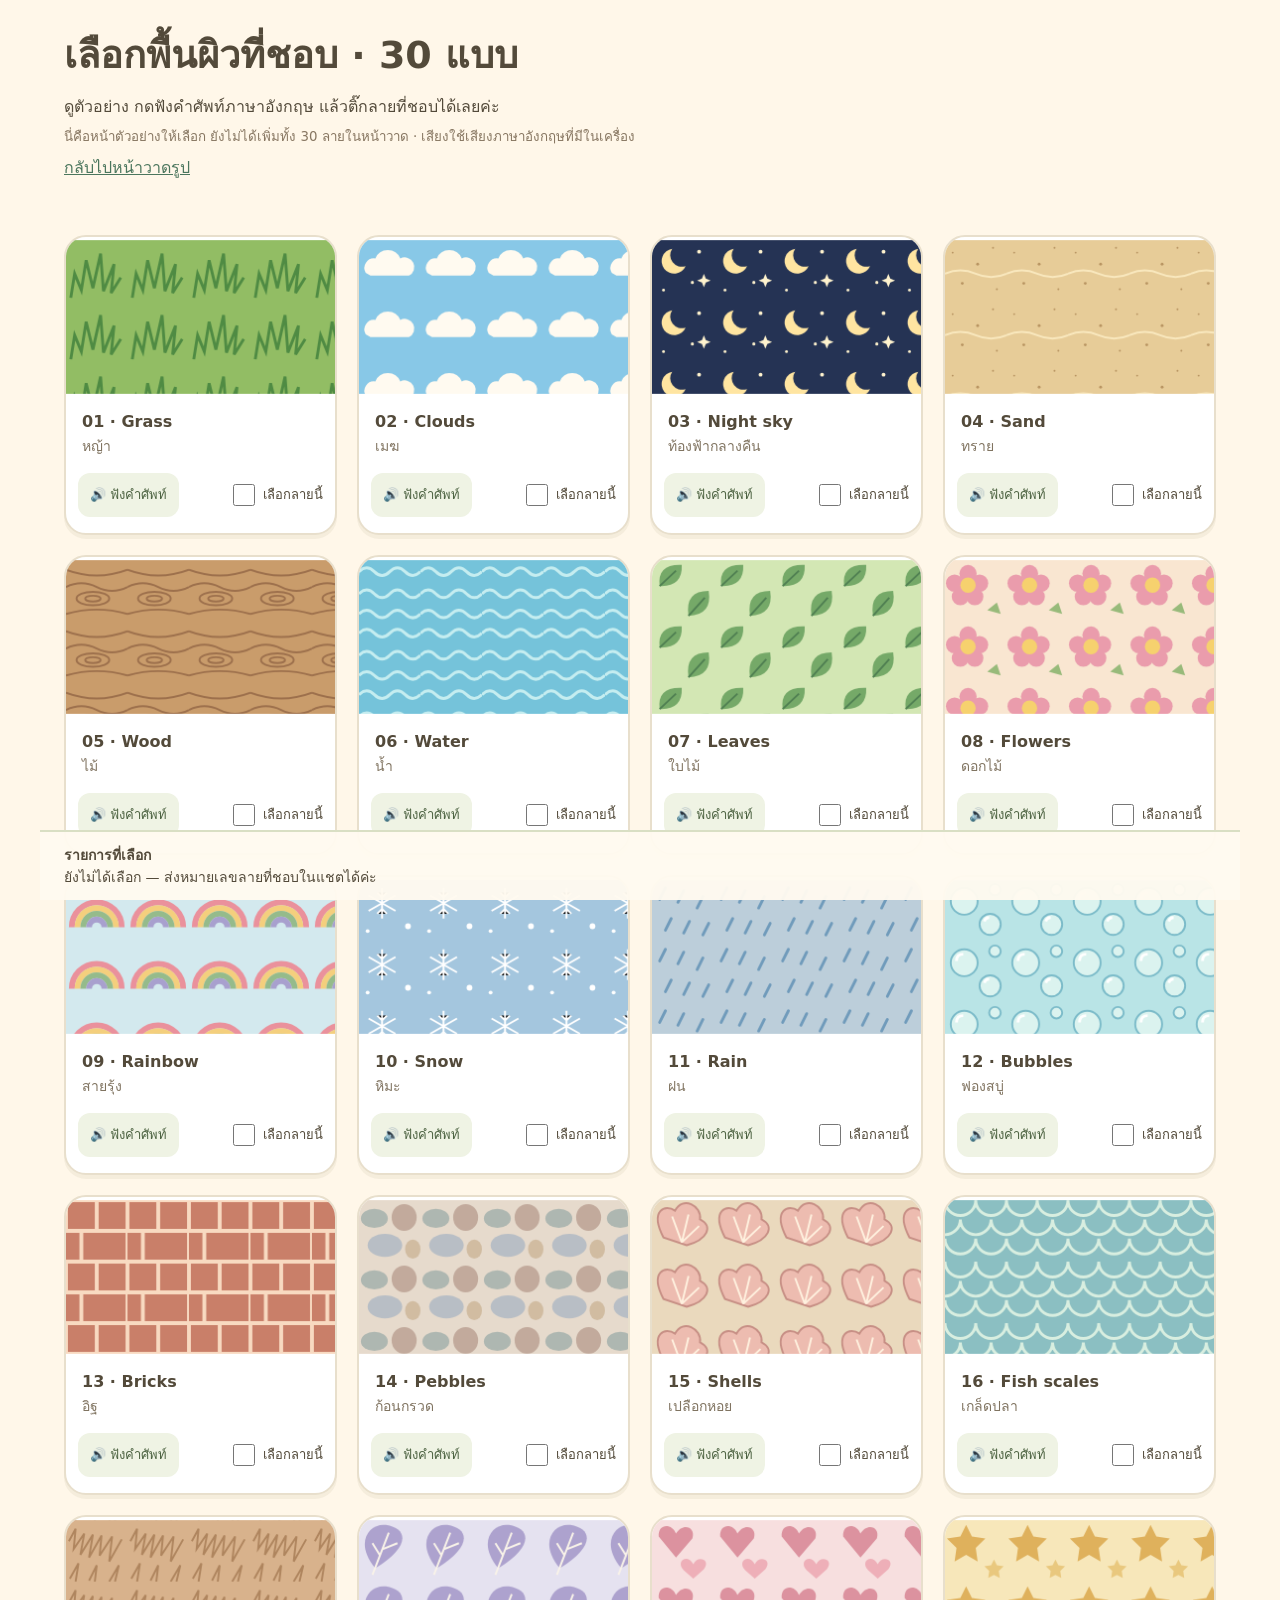
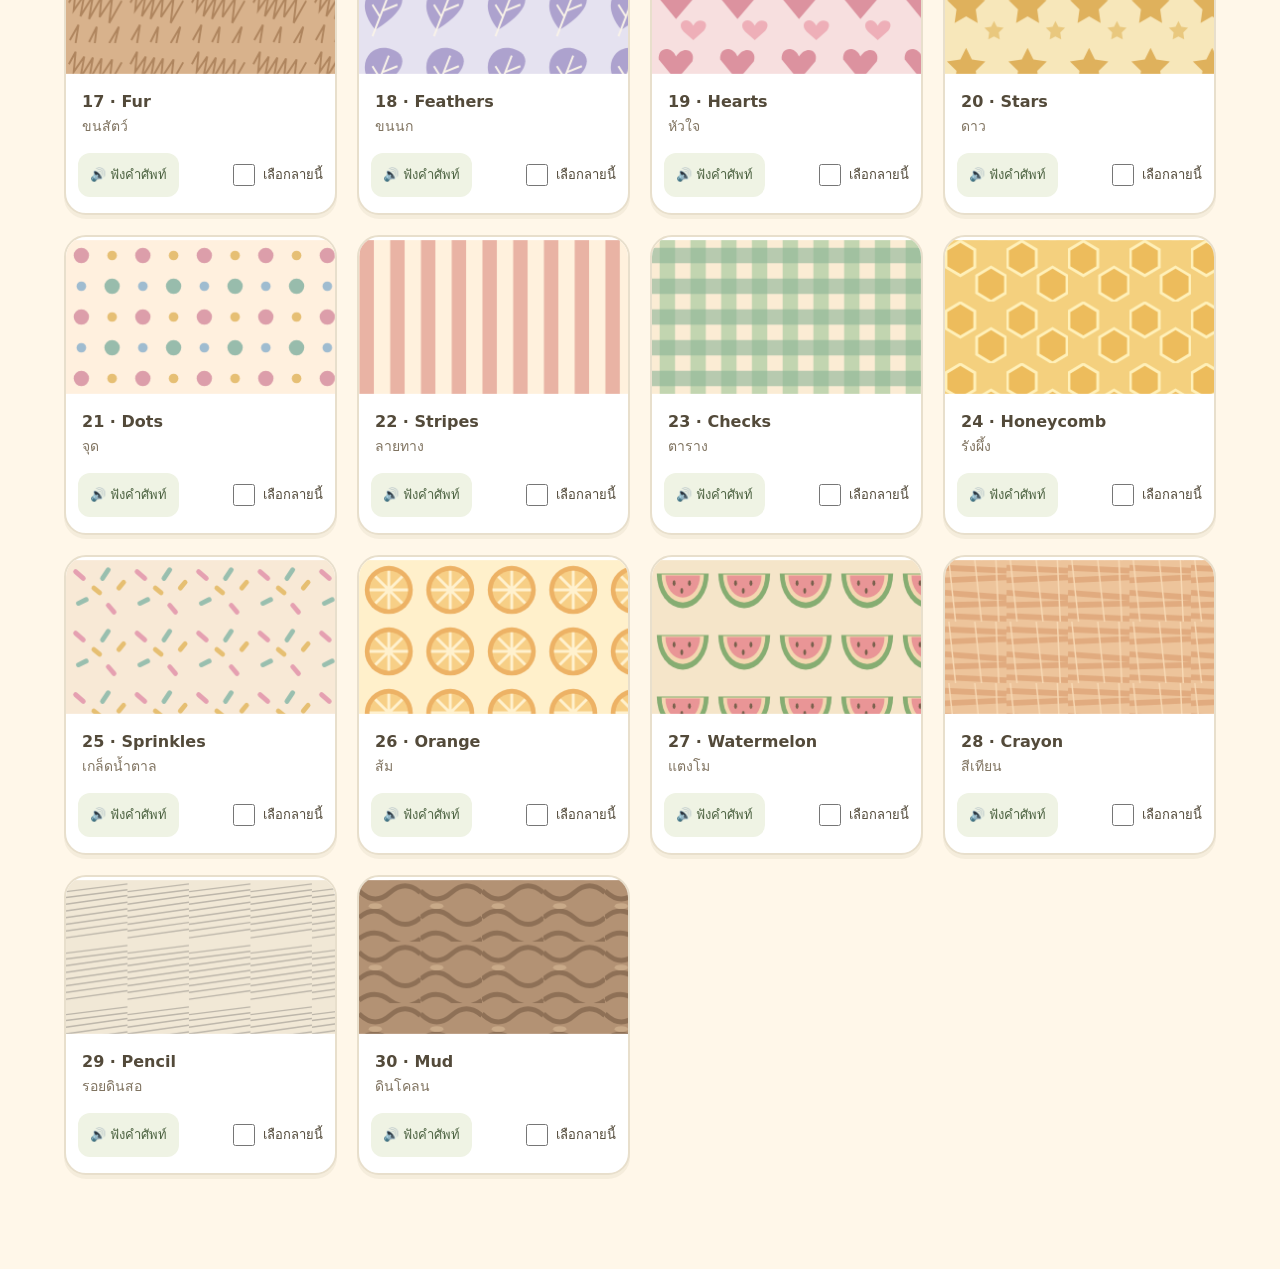
<file: textures-preview.html>
<!doctype html><html lang="th"><meta charset="utf-8"><meta name="viewport" content="width=device-width,initial-scale=1"><title>30 Texture Previews</title><style>*{box-sizing:border-box}body{margin:0;background:#fff7e9;color:#534a3a;font:16px system-ui,sans-serif}header,main,footer{max-width:1200px;margin:auto;padding:24px}h1{margin:0 0 8px;font-size:clamp(24px,4vw,38px)}p{line-height:1.7;margin:6px 0}.grid{display:grid;grid-template-columns:repeat(auto-fit,minmax(260px,1fr));gap:20px}article{background:white;border:2px solid #e8dfcc;border-radius:22px;overflow:hidden;box-shadow:0 4px 0 #e7ddc866}article:has(:checked){border-color:#779657;box-shadow:0 0 0 3px #b9d195}.sample svg{display:block;width:100%;height:160px}.label{padding:15px 16px 8px;display:flex;flex-direction:column;gap:4px}.label span{font-size:14px;color:#807461}.actions{padding:8px 12px 16px;display:flex;align-items:center;justify-content:space-between;gap:8px}button,label{min-height:44px;display:flex;align-items:center;gap:5px}button{border:0;border-radius:12px;background:#eff3e4;color:#4d6342;padding:8px 12px;font:inherit;font-size:13px;cursor:pointer}input{width:22px;height:22px;accent-color:#78975c}label{font-size:13px;cursor:pointer}footer{position:sticky;bottom:0;background:#fffaf0f5;border-top:2px solid #d9dfc4;padding:12px 24px;font-size:14px}#selection{max-height:100px;overflow:auto;line-height:1.6}a{color:#4b765d}small{display:block;line-height:1.6;color:#877661}</style><header><h1>เลือกพื้นผิวที่ชอบ · 30 แบบ</h1><p>ดูตัวอย่าง กดฟังคำศัพท์ภาษาอังกฤษ แล้วติ๊กลายที่ชอบได้เลยค่ะ</p><small>นี่คือหน้าตัวอย่างให้เลือก ยังไม่ได้เพิ่มทั้ง 30 ลายในหน้าวาด · เสียงใช้เสียงภาษาอังกฤษที่มีในเครื่อง</small><p><a href="./?v=9">กลับไปหน้าวาดรูป</a></p></header><main class="grid"><article><div class="sample"><svg viewBox="0 0 280 160" aria-label="Grass preview"><defs><pattern id="p0" width="64" height="64" patternUnits="userSpaceOnUse"><rect width="64" height="64" fill="#92bd64"/><path d="m5 60 4-25 7 17 5-31 7 29 8-36 3 39 11-28-3 30 10-16" fill="none" stroke="#4f8b43" stroke-width="3"/></pattern></defs><rect width="280" height="160" fill="url(#p0)"/></svg></div><div class="label"><b>01 · Grass</b><span>หญ้า</span></div><div class="actions"><button class="hear" data-name="Grass" aria-label="Hear Grass">🔊 ฟังคำศัพท์</button><label><input type="checkbox" value="1" data-name="Grass"> เลือกลายนี้</label></div></article><article><div class="sample"><svg viewBox="0 0 280 160" aria-label="Clouds preview"><defs><pattern id="p1" width="64" height="64" patternUnits="userSpaceOnUse"><rect width="64" height="64" fill="#88c8e7"/><path d="M7 34a10 10 0 0 1 10-15 14 14 0 0 1 26 0 10 10 0 0 1 9 18H12Z" fill="#fffaf0"/></pattern></defs><rect width="280" height="160" fill="url(#p1)"/></svg></div><div class="label"><b>02 · Clouds</b><span>เมฆ</span></div><div class="actions"><button class="hear" data-name="Clouds" aria-label="Hear Clouds">🔊 ฟังคำศัพท์</button><label><input type="checkbox" value="2" data-name="Clouds"> เลือกลายนี้</label></div></article><article><div class="sample"><svg viewBox="0 0 280 160" aria-label="Night sky preview"><defs><pattern id="p2" width="64" height="64" patternUnits="userSpaceOnUse"><rect width="64" height="64" fill="#253354"/><path d="M21 9a13 13 0 1 0 14 18A12 12 0 0 1 21 9" fill="#ffe5a1"/><g fill="#fff3ce"><circle cx="49" cy="12" r="2"/><circle cx="42" cy="44" r="1.6"/><circle cx="12" cy="52" r="1.5"/><path d="m54 35 2 5 5 2-5 2-2 5-2-5-5-2 5-2Z"/></g></pattern></defs><rect width="280" height="160" fill="url(#p2)"/></svg></div><div class="label"><b>03 · Night sky</b><span>ท้องฟ้ากลางคืน</span></div><div class="actions"><button class="hear" data-name="Night sky" aria-label="Hear Night sky">🔊 ฟังคำศัพท์</button><label><input type="checkbox" value="3" data-name="Night sky"> เลือกลายนี้</label></div></article><article><div class="sample"><svg viewBox="0 0 280 160" aria-label="Sand preview"><defs><pattern id="p3" width="64" height="64" patternUnits="userSpaceOnUse"><rect width="64" height="64" fill="#e7cc98"/><g fill="#b89461"><circle cx="8" cy="13" r="1"/><circle cx="34" cy="25" r="1.5"/><circle cx="50" cy="8" r="1"/><circle cx="18" cy="45" r="1.5"/><circle cx="54" cy="51" r="1"/></g><path d="M0 35q16-7 32 0t32 0" fill="none" stroke="#f9e8be" stroke-width="2"/></pattern></defs><rect width="280" height="160" fill="url(#p3)"/></svg></div><div class="label"><b>04 · Sand</b><span>ทราย</span></div><div class="actions"><button class="hear" data-name="Sand" aria-label="Hear Sand">🔊 ฟังคำศัพท์</button><label><input type="checkbox" value="4" data-name="Sand"> เลือกลายนี้</label></div></article><article><div class="sample"><svg viewBox="0 0 280 160" aria-label="Wood preview"><defs><pattern id="p4" width="64" height="64" patternUnits="userSpaceOnUse"><rect width="64" height="64" fill="#c99c6b"/><g fill="none" stroke="#9d704c" stroke-width="2"><path d="M0 10q32 12 64 0M0 28q16-8 32 0t32 0M0 56q32-9 64 0"/><ellipse cx="28" cy="40" rx="17" ry="7"/><ellipse cx="28" cy="40" rx="8" ry="3"/></g></pattern></defs><rect width="280" height="160" fill="url(#p4)"/></svg></div><div class="label"><b>05 · Wood</b><span>ไม้</span></div><div class="actions"><button class="hear" data-name="Wood" aria-label="Hear Wood">🔊 ฟังคำศัพท์</button><label><input type="checkbox" value="5" data-name="Wood"> เลือกลายนี้</label></div></article><article><div class="sample"><svg viewBox="0 0 280 160" aria-label="Water preview"><defs><pattern id="p5" width="64" height="64" patternUnits="userSpaceOnUse"><rect width="64" height="64" fill="#75c3da"/><g fill="none" stroke="#c5edf0" stroke-width="3"><path d="M0 12q8-8 16 0t16 0 16 0 16 0M0 35q8-8 16 0t16 0 16 0 16 0M0 56q8-8 16 0t16 0 16 0 16 0"/></g></pattern></defs><rect width="280" height="160" fill="url(#p5)"/></svg></div><div class="label"><b>06 · Water</b><span>น้ำ</span></div><div class="actions"><button class="hear" data-name="Water" aria-label="Hear Water">🔊 ฟังคำศัพท์</button><label><input type="checkbox" value="6" data-name="Water"> เลือกลายนี้</label></div></article><article><div class="sample"><svg viewBox="0 0 280 160" aria-label="Leaves preview"><defs><pattern id="p6" width="64" height="64" patternUnits="userSpaceOnUse"><rect width="64" height="64" fill="#d3e7b4"/><path d="M8 27Q5 4 31 5 32 28 8 27M38 58Q34 32 59 32 63 57 38 58" fill="#75a968"/><path d="m8 27 17-16m13 47 17-19" stroke="#4f7f51" stroke-width="2"/></pattern></defs><rect width="280" height="160" fill="url(#p6)"/></svg></div><div class="label"><b>07 · Leaves</b><span>ใบไม้</span></div><div class="actions"><button class="hear" data-name="Leaves" aria-label="Hear Leaves">🔊 ฟังคำศัพท์</button><label><input type="checkbox" value="7" data-name="Leaves"> เลือกลายนี้</label></div></article><article><div class="sample"><svg viewBox="0 0 280 160" aria-label="Flowers preview"><defs><pattern id="p7" width="64" height="64" patternUnits="userSpaceOnUse"><rect width="64" height="64" fill="#f9e6d1"/><g fill="#ea9cac"><circle cx="24" cy="14" r="9"/><circle cx="36" cy="24" r="9"/><circle cx="31" cy="38" r="9"/><circle cx="16" cy="38" r="9"/><circle cx="10" cy="24" r="9"/></g><circle cx="24" cy="26" r="8" fill="#f6d16e"/><path d="m44 52 10-8 4 12Z" fill="#98ba7a"/></pattern></defs><rect width="280" height="160" fill="url(#p7)"/></svg></div><div class="label"><b>08 · Flowers</b><span>ดอกไม้</span></div><div class="actions"><button class="hear" data-name="Flowers" aria-label="Hear Flowers">🔊 ฟังคำศัพท์</button><label><input type="checkbox" value="8" data-name="Flowers"> เลือกลายนี้</label></div></article><article><div class="sample"><svg viewBox="0 0 280 160" aria-label="Rainbow preview"><defs><pattern id="p8" width="64" height="64" patternUnits="userSpaceOnUse"><rect width="64" height="64" fill="#d3e9ee"/><g fill="none" stroke-width="6"><path d="M6 49a26 26 0 0 1 52 0" stroke="#ea919c"/><path d="M12 49a20 20 0 0 1 40 0" stroke="#f4cf7d"/><path d="M18 49a14 14 0 0 1 28 0" stroke="#95bb8b"/><path d="M24 49a8 8 0 0 1 16 0" stroke="#a8a0ce"/></g></pattern></defs><rect width="280" height="160" fill="url(#p8)"/></svg></div><div class="label"><b>09 · Rainbow</b><span>สายรุ้ง</span></div><div class="actions"><button class="hear" data-name="Rainbow" aria-label="Hear Rainbow">🔊 ฟังคำศัพท์</button><label><input type="checkbox" value="9" data-name="Rainbow"> เลือกลายนี้</label></div></article><article><div class="sample"><svg viewBox="0 0 280 160" aria-label="Snow preview"><defs><pattern id="p9" width="64" height="64" patternUnits="userSpaceOnUse"><rect width="64" height="64" fill="#a4c6de"/><g stroke="#fff" stroke-width="2"><path d="M24 8v32M10 16l28 16M10 32l28-16m-19-3 5 5 5-5m-10 22 5-5 5 5"/></g><g fill="#fff"><circle cx="51" cy="48" r="3"/><circle cx="9" cy="53" r="2"/></g></pattern></defs><rect width="280" height="160" fill="url(#p9)"/></svg></div><div class="label"><b>10 · Snow</b><span>หิมะ</span></div><div class="actions"><button class="hear" data-name="Snow" aria-label="Hear Snow">🔊 ฟังคำศัพท์</button><label><input type="checkbox" value="10" data-name="Snow"> เลือกลายนี้</label></div></article><article><div class="sample"><svg viewBox="0 0 280 160" aria-label="Rain preview"><defs><pattern id="p10" width="64" height="64" patternUnits="userSpaceOnUse"><rect width="64" height="64" fill="#bcceda"/><g stroke="#709bbb" stroke-width="3" stroke-linecap="round"><path d="m14 8-6 12m25-9-6 12m26-6-6 12M20 40l-6 12m25-9-6 12m26-10-6 12"/></g></pattern></defs><rect width="280" height="160" fill="url(#p10)"/></svg></div><div class="label"><b>11 · Rain</b><span>ฝน</span></div><div class="actions"><button class="hear" data-name="Rain" aria-label="Hear Rain">🔊 ฟังคำศัพท์</button><label><input type="checkbox" value="11" data-name="Rain"> เลือกลายนี้</label></div></article><article><div class="sample"><svg viewBox="0 0 280 160" aria-label="Bubbles preview"><defs><pattern id="p11" width="64" height="64" patternUnits="userSpaceOnUse"><rect width="64" height="64" fill="#b9e4e6"/><g fill="#dbf3ef" stroke="#7bbbc9" stroke-width="2"><circle cx="20" cy="22" r="14"/><circle cx="47" cy="46" r="11"/><circle cx="52" cy="10" r="6"/></g><path d="M12 20q0-7 7-7m22 30q1-4 5-4" fill="none" stroke="#fff" stroke-width="3"/></pattern></defs><rect width="280" height="160" fill="url(#p11)"/></svg></div><div class="label"><b>12 · Bubbles</b><span>ฟองสบู่</span></div><div class="actions"><button class="hear" data-name="Bubbles" aria-label="Hear Bubbles">🔊 ฟังคำศัพท์</button><label><input type="checkbox" value="12" data-name="Bubbles"> เลือกลายนี้</label></div></article><article><div class="sample"><svg viewBox="0 0 280 160" aria-label="Bricks preview"><defs><pattern id="p12" width="64" height="64" patternUnits="userSpaceOnUse"><rect width="64" height="64" fill="#c97f69"/><path d="M0 0h64v32H0Zm0 32h64v32H0M32 0v32M16 32v32" fill="none" stroke="#f8dac1" stroke-width="4"/></pattern></defs><rect width="280" height="160" fill="url(#p12)"/></svg></div><div class="label"><b>13 · Bricks</b><span>อิฐ</span></div><div class="actions"><button class="hear" data-name="Bricks" aria-label="Hear Bricks">🔊 ฟังคำศัพท์</button><label><input type="checkbox" value="13" data-name="Bricks"> เลือกลายนี้</label></div></article><article><div class="sample"><svg viewBox="0 0 280 160" aria-label="Pebbles preview"><defs><pattern id="p13" width="64" height="64" patternUnits="userSpaceOnUse"><rect width="64" height="64" fill="#e6dacc"/><ellipse cx="16" cy="19" rx="14" ry="10" fill="#aeb7b1"/><ellipse cx="47" cy="18" rx="13" ry="14" fill="#c2aa9c"/><ellipse cx="27" cy="47" rx="18" ry="12" fill="#b8bec5"/><ellipse cx="56" cy="51" rx="8" ry="10" fill="#d1bca1"/></pattern></defs><rect width="280" height="160" fill="url(#p13)"/></svg></div><div class="label"><b>14 · Pebbles</b><span>ก้อนกรวด</span></div><div class="actions"><button class="hear" data-name="Pebbles" aria-label="Hear Pebbles">🔊 ฟังคำศัพท์</button><label><input type="checkbox" value="14" data-name="Pebbles"> เลือกลายนี้</label></div></article><article><div class="sample"><svg viewBox="0 0 280 160" aria-label="Shells preview"><defs><pattern id="p14" width="64" height="64" patternUnits="userSpaceOnUse"><rect width="64" height="64" fill="#ead9bd"/><path d="M12 39C-3 10 14 4 24 11c8-16 28-5 26 9 14 7 8 21-14 27Z" fill="#edbcb0" stroke="#c78f85" stroke-width="2"/><path d="m31 44-10-27m10 27 7-29m-7 29 18-17" stroke="#fff1df" stroke-width="2"/></pattern></defs><rect width="280" height="160" fill="url(#p14)"/></svg></div><div class="label"><b>15 · Shells</b><span>เปลือกหอย</span></div><div class="actions"><button class="hear" data-name="Shells" aria-label="Hear Shells">🔊 ฟังคำศัพท์</button><label><input type="checkbox" value="15" data-name="Shells"> เลือกลายนี้</label></div></article><article><div class="sample"><svg viewBox="0 0 280 160" aria-label="Fish scales preview"><defs><pattern id="p15" width="64" height="64" patternUnits="userSpaceOnUse"><rect width="64" height="64" fill="#8bbfc2"/><path d="M0 0a16 16 0 0 0 32 0 16 16 0 0 0 32 0M-16 20a16 16 0 0 0 32 0 16 16 0 0 0 32 0 16 16 0 0 0 32 0M0 40a16 16 0 0 0 32 0 16 16 0 0 0 32 0" fill="none" stroke="#d8eee0" stroke-width="3"/></pattern></defs><rect width="280" height="160" fill="url(#p15)"/></svg></div><div class="label"><b>16 · Fish scales</b><span>เกล็ดปลา</span></div><div class="actions"><button class="hear" data-name="Fish scales" aria-label="Hear Fish scales">🔊 ฟังคำศัพท์</button><label><input type="checkbox" value="16" data-name="Fish scales"> เลือกลายนี้</label></div></article><article><div class="sample"><svg viewBox="0 0 280 160" aria-label="Fur preview"><defs><pattern id="p16" width="64" height="64" patternUnits="userSpaceOnUse"><rect width="64" height="64" fill="#d8b28c"/><path d="m3 22 7-13-2 21 11-16-4 22 13-21-4 24 13-23-2 21 13-20-3 26 13-23M4 61l9-16-3 19m14-1 8-16-2 17m15 0 10-17-4 17" fill="none" stroke="#af855e" stroke-width="2"/></pattern></defs><rect width="280" height="160" fill="url(#p16)"/></svg></div><div class="label"><b>17 · Fur</b><span>ขนสัตว์</span></div><div class="actions"><button class="hear" data-name="Fur" aria-label="Hear Fur">🔊 ฟังคำศัพท์</button><label><input type="checkbox" value="17" data-name="Fur"> เลือกลายนี้</label></div></article><article><div class="sample"><svg viewBox="0 0 280 160" aria-label="Feathers preview"><defs><pattern id="p17" width="64" height="64" patternUnits="userSpaceOnUse"><rect width="64" height="64" fill="#e5e2f0"/><path d="M17 50C-5 24 10 3 28 5c24 4 25 23-11 45" fill="#ada2ce"/><path d="m14 57 17-44m-9 24-8-13m11 6 15-6" fill="none" stroke="#f9f3e9" stroke-width="2"/></pattern></defs><rect width="280" height="160" fill="url(#p17)"/></svg></div><div class="label"><b>18 · Feathers</b><span>ขนนก</span></div><div class="actions"><button class="hear" data-name="Feathers" aria-label="Hear Feathers">🔊 ฟังคำศัพท์</button><label><input type="checkbox" value="18" data-name="Feathers"> เลือกลายนี้</label></div></article><article><div class="sample"><svg viewBox="0 0 280 160" aria-label="Hearts preview"><defs><pattern id="p18" width="64" height="64" patternUnits="userSpaceOnUse"><rect width="64" height="64" fill="#f7dfdf"/><path d="M7 17C6 3 21 3 25 14 32 2 46 7 42 19L25 39Z" fill="#dc929f"/><path d="M43 46c-6-12-19-3-10 6l10 9 11-10c8-10-7-15-11-5" fill="#eeafb8"/></pattern></defs><rect width="280" height="160" fill="url(#p18)"/></svg></div><div class="label"><b>19 · Hearts</b><span>หัวใจ</span></div><div class="actions"><button class="hear" data-name="Hearts" aria-label="Hear Hearts">🔊 ฟังคำศัพท์</button><label><input type="checkbox" value="19" data-name="Hearts"> เลือกลายนี้</label></div></article><article><div class="sample"><svg viewBox="0 0 280 160" aria-label="Stars preview"><defs><pattern id="p19" width="64" height="64" patternUnits="userSpaceOnUse"><rect width="64" height="64" fill="#f7e7ba"/><path d="m22 5 6 12 14 2-10 10 2 14-12-7-12 7 2-14L2 19l14-2Z" fill="#dfb15c"/><path d="m51 41 3 6 7 1-5 5 1 7-6-3-6 3 1-7-5-5 7-1Z" fill="#e9c87e"/></pattern></defs><rect width="280" height="160" fill="url(#p19)"/></svg></div><div class="label"><b>20 · Stars</b><span>ดาว</span></div><div class="actions"><button class="hear" data-name="Stars" aria-label="Hear Stars">🔊 ฟังคำศัพท์</button><label><input type="checkbox" value="20" data-name="Stars"> เลือกลายนี้</label></div></article><article><div class="sample"><svg viewBox="0 0 280 160" aria-label="Dots preview"><defs><pattern id="p20" width="64" height="64" patternUnits="userSpaceOnUse"><rect width="64" height="64" fill="#fff0de"/><circle cx="16" cy="16" r="8" fill="#dc9eaa"/><circle cx="48" cy="48" r="8" fill="#98bcac"/><circle cx="48" cy="16" r="5" fill="#e6bf74"/><circle cx="16" cy="48" r="5" fill="#9fbcd0"/></pattern></defs><rect width="280" height="160" fill="url(#p20)"/></svg></div><div class="label"><b>21 · Dots</b><span>จุด</span></div><div class="actions"><button class="hear" data-name="Dots" aria-label="Hear Dots">🔊 ฟังคำศัพท์</button><label><input type="checkbox" value="21" data-name="Dots"> เลือกลายนี้</label></div></article><article><div class="sample"><svg viewBox="0 0 280 160" aria-label="Stripes preview"><defs><pattern id="p21" width="64" height="64" patternUnits="userSpaceOnUse"><rect width="64" height="64" fill="#fff1dd"/><path d="M8 0v64M40 0v64" stroke="#e9b3a4" stroke-width="15"/></pattern></defs><rect width="280" height="160" fill="url(#p21)"/></svg></div><div class="label"><b>22 · Stripes</b><span>ลายทาง</span></div><div class="actions"><button class="hear" data-name="Stripes" aria-label="Hear Stripes">🔊 ฟังคำศัพท์</button><label><input type="checkbox" value="22" data-name="Stripes"> เลือกลายนี้</label></div></article><article><div class="sample"><svg viewBox="0 0 280 160" aria-label="Checks preview"><defs><pattern id="p22" width="64" height="64" patternUnits="userSpaceOnUse"><rect width="64" height="64" fill="#fbecd4"/><path d="M16 0v64M48 0v64" stroke="#c2d5b0" stroke-width="16"/><path d="M0 16h64M0 48h64" stroke="#8bb496" stroke-opacity=".6" stroke-width="16"/></pattern></defs><rect width="280" height="160" fill="url(#p22)"/></svg></div><div class="label"><b>23 · Checks</b><span>ตาราง</span></div><div class="actions"><button class="hear" data-name="Checks" aria-label="Hear Checks">🔊 ฟังคำศัพท์</button><label><input type="checkbox" value="23" data-name="Checks"> เลือกลายนี้</label></div></article><article><div class="sample"><svg viewBox="0 0 280 160" aria-label="Honeycomb preview"><defs><pattern id="p23" width="64" height="64" patternUnits="userSpaceOnUse"><rect width="64" height="64" fill="#f4d07e"/><path d="m16 1 15 9v18l-15 9-15-9V10Zm32 27 15 9v18l-15 9-15-9V37Z" fill="#edbc5c" stroke="#fff0b9" stroke-width="3"/></pattern></defs><rect width="280" height="160" fill="url(#p23)"/></svg></div><div class="label"><b>24 · Honeycomb</b><span>รังผึ้ง</span></div><div class="actions"><button class="hear" data-name="Honeycomb" aria-label="Hear Honeycomb">🔊 ฟังคำศัพท์</button><label><input type="checkbox" value="24" data-name="Honeycomb"> เลือกลายนี้</label></div></article><article><div class="sample"><svg viewBox="0 0 280 160" aria-label="Sprinkles preview"><defs><pattern id="p24" width="64" height="64" patternUnits="userSpaceOnUse"><rect width="64" height="64" fill="#f8e9d6"/><g stroke-width="5" stroke-linecap="round"><path d="m10 12 8 7m26 28 6 7" stroke="#e5a0b1"/><path d="m44 10-6 9m-25 26 8-4" stroke="#99bfaf"/><path d="m29 29 6 5m20-5 5-6" stroke="#e6bf72"/></g></pattern></defs><rect width="280" height="160" fill="url(#p24)"/></svg></div><div class="label"><b>25 · Sprinkles</b><span>เกล็ดน้ำตาล</span></div><div class="actions"><button class="hear" data-name="Sprinkles" aria-label="Hear Sprinkles">🔊 ฟังคำศัพท์</button><label><input type="checkbox" value="25" data-name="Sprinkles"> เลือกลายนี้</label></div></article><article><div class="sample"><svg viewBox="0 0 280 160" aria-label="Orange preview"><defs><pattern id="p25" width="64" height="64" patternUnits="userSpaceOnUse"><rect width="64" height="64" fill="#fff0cb"/><circle cx="31" cy="31" r="25" fill="#edb265"/><circle cx="31" cy="31" r="20" fill="#f7cf86"/><path d="M31 11v40M11 31h40M17 17l28 28m0-28L17 45" stroke="#fff1ce" stroke-width="3"/></pattern></defs><rect width="280" height="160" fill="url(#p25)"/></svg></div><div class="label"><b>26 · Orange</b><span>ส้ม</span></div><div class="actions"><button class="hear" data-name="Orange" aria-label="Hear Orange">🔊 ฟังคำศัพท์</button><label><input type="checkbox" value="26" data-name="Orange"> เลือกลายนี้</label></div></article><article><div class="sample"><svg viewBox="0 0 280 160" aria-label="Watermelon preview"><defs><pattern id="p26" width="64" height="64" patternUnits="userSpaceOnUse"><rect width="64" height="64" fill="#f5e5c9"/><path d="M5 14h54a27 36 0 0 1-54 0" fill="#86ad72"/><path d="M10 15h44a22 29 0 0 1-44 0" fill="#f4d7b0"/><path d="M14 16h36a18 23 0 0 1-36 0" fill="#e99596"/><g fill="#79604c"><ellipse cx="23" cy="24" rx="1.5" ry="3"/><ellipse cx="39" cy="24" rx="1.5" ry="3"/><ellipse cx="31" cy="32" rx="1.5" ry="3"/></g></pattern></defs><rect width="280" height="160" fill="url(#p26)"/></svg></div><div class="label"><b>27 · Watermelon</b><span>แตงโม</span></div><div class="actions"><button class="hear" data-name="Watermelon" aria-label="Hear Watermelon">🔊 ฟังคำศัพท์</button><label><input type="checkbox" value="27" data-name="Watermelon"> เลือกลายนี้</label></div></article><article><div class="sample"><svg viewBox="0 0 280 160" aria-label="Crayon preview"><defs><pattern id="p27" width="64" height="64" patternUnits="userSpaceOnUse"><rect width="64" height="64" fill="#edc49b"/><path d="m0 8 64 3M0 21l64-3M0 34l64 5M0 47l64-2M0 58l64 3" stroke="#da9e70" stroke-width="6" opacity=".65"/><path d="m4 0 7 64m20-64 7 64m15-64 3 64" stroke="#f8d9b4" stroke-width="1.5"/></pattern></defs><rect width="280" height="160" fill="url(#p27)"/></svg></div><div class="label"><b>28 · Crayon</b><span>สีเทียน</span></div><div class="actions"><button class="hear" data-name="Crayon" aria-label="Hear Crayon">🔊 ฟังคำศัพท์</button><label><input type="checkbox" value="28" data-name="Crayon"> เลือกลายนี้</label></div></article><article><div class="sample"><svg viewBox="0 0 280 160" aria-label="Pencil preview"><defs><pattern id="p28" width="64" height="64" patternUnits="userSpaceOnUse"><rect width="64" height="64" fill="#f1e8d6"/><path d="M0 12 64 4M0 18l64-8M0 25l64-9M0 32l64-9M0 39l64-9M0 46l64-9M0 53l64-9M0 60l64-9" stroke="#9f9a91" opacity=".65" stroke-width="1.5"/></pattern></defs><rect width="280" height="160" fill="url(#p28)"/></svg></div><div class="label"><b>29 · Pencil</b><span>รอยดินสอ</span></div><div class="actions"><button class="hear" data-name="Pencil" aria-label="Hear Pencil">🔊 ฟังคำศัพท์</button><label><input type="checkbox" value="29" data-name="Pencil"> เลือกลายนี้</label></div></article><article><div class="sample"><svg viewBox="0 0 280 160" aria-label="Mud preview"><defs><pattern id="p29" width="64" height="64" patternUnits="userSpaceOnUse"><rect width="64" height="64" fill="#b39274"/><path d="M0 11q16 16 32 2t32 0M0 39q16-14 32 0t32 0M0 61q16-12 32 0t32 0" fill="none" stroke="#8e7056" stroke-width="5"/><ellipse cx="17" cy="27" rx="7" ry="3" fill="#c9aa89"/></pattern></defs><rect width="280" height="160" fill="url(#p29)"/></svg></div><div class="label"><b>30 · Mud</b><span>ดินโคลน</span></div><div class="actions"><button class="hear" data-name="Mud" aria-label="Hear Mud">🔊 ฟังคำศัพท์</button><label><input type="checkbox" value="30" data-name="Mud"> เลือกลายนี้</label></div></article></main><footer><b>รายการที่เลือก</b><div id="selection">ยังไม่ได้เลือก — ส่งหมายเลขลายที่ชอบในแชตได้ค่ะ</div></footer><script>document.querySelectorAll('.hear').forEach(b=>b.onclick=()=>{if(!('speechSynthesis'in window))return;speechSynthesis.cancel();const u=new SpeechSynthesisUtterance(b.dataset.name);const v=speechSynthesis.getVoices().filter(v=>/^en/i.test(v.lang));u.voice=v.find(v=>/Guy|David|Daniel|Mark/i.test(v.name))||v[0]||null;u.lang='en-US';u.rate=.9;u.pitch=1.5;speechSynthesis.speak(u)});document.querySelectorAll('input').forEach(e=>e.onchange=()=>{document.querySelector('#selection').textContent=Array.from(document.querySelectorAll('input:checked')).map(e=>e.value+' '+e.dataset.name).join(', ')||'ยังไม่ได้เลือก — ส่งหมายเลขลายที่ชอบในแชตได้ค่ะ'});</script></html>
</file>
<file: sticker-play.css>
:root{--ink:#614a37;--mint:#4a9173;--cream:#fffaf0}
html,body{background:#ffd6b7;color:var(--ink);font-family:'Trebuchet MS',Tahoma,sans-serif}
#app{display:grid;grid-template-columns:minmax(0,1fr);grid-template-rows:64px minmax(0,1fr) 128px;gap:0;padding:0;background-color:#ffd6b7;background-image:linear-gradient(90deg,#fff4 50%,transparent 50%),linear-gradient(#fff4 50%,transparent 50%);background-size:44px 44px}
#topbar{grid-column:1;grid-row:1;min-height:0;height:64px;padding:8px 20px;border:0;gap:9px;z-index:6}
.brand{gap:7px;background:#fff6df;padding:6px 16px 6px 9px;transform:rotate(-1.2deg);border-radius:5px 12px 6px 13px;box-shadow:0 3px 0 #c9905740}
.brand-mark{border:0;background:none;box-shadow:none;color:#73a046;width:36px;height:36px;font-size:35px}.brand strong{font-size:22px;letter-spacing:.4px;color:#64412b}.brand small{font-size:9px;letter-spacing:1px;margin-top:2px;color:#ae7650}
.topbtn,#btnPhoto{height:45px;width:45px;min-height:45px;min-width:45px;padding:3px;border:3px solid white;background:#fff9e9;border-radius:15px;box-shadow:0 3px 2px #8f643633}
.topbtn svg{filter:drop-shadow(0 1px 0 #b0785933)}
.softbtn{min-height:43px;border:2px solid white;border-radius:12px;background:#fff8e8;box-shadow:0 3px 1px #b9875740;font-size:12px;color:#7c5537}.softbtn.active{background:#e7f5ce;border-color:#fff;color:#476a2f}
#btnDemo{display:none}#btnArt{display:flex;align-items:center;gap:5px}#btnArt svg{height:28px;width:28px}
#stage{grid-row:2;grid-column:1;padding:11px 16px 13px;min-height:0;background:none;border:0;border-radius:0;box-shadow:none}
#stage:before{display:none}#card{outline:5px solid #fffdf6;border-radius:5px;box-shadow:0 6px 0 #bc8e5230,0 10px 14px #95692c13;background:#fffdf9}#card:after{opacity:.09}
#stage:after{content:'';position:absolute;top:8px;left:calc(50% - 43px);height:18px;width:86px;background:repeating-linear-gradient(90deg,#f4c46588 0 5px,#f6d18c88 5px 10px);transform:rotate(-3deg);pointer-events:none;z-index:5}
#dock{grid-row:3;grid-column:1;position:relative;display:grid;grid-template-columns:minmax(460px,1.15fr) minmax(400px,1fr);align-items:center;gap:18px;padding:10px 22px 12px;background:radial-gradient(ellipse at 10% 40%,#a8d37566,transparent 50%),repeating-linear-gradient(12deg,#ffffff0b 0 1px,transparent 1px 4px),#b7d879;border-top:4px solid #fcfae5;box-shadow:0 -3px 0 #84a64730;z-index:5}
.row:before{display:none}.row{border:0;box-shadow:none;align-content:center;touch-action:pan-x}
#rowTool{height:100%;min-height:0;grid-column:auto;grid-row:auto;padding:0;gap:7px;background:none;border:0;border-radius:0;box-shadow:none;justify-content:flex-start}
.tool{height:96px;max-width:100px;min-width:61px;flex:1;border:0;border-radius:17px;background:transparent;padding:0 2px 16px;box-shadow:none;transform:none;transition:transform .12s}
.tool svg{width:100%;height:80px;filter:drop-shadow(0 3px 1px #5c74364d)}.tool:after{bottom:0;font-size:11px;color:#46642e}.tool.on{transform:translateY(-2px);background:#fff9dfb8;box-shadow:0 0 0 2px white,0 3px 0 #7d9c4540}.tool:active{transform:scale(.94)}
.palette-stack{display:flex;flex-direction:column;gap:7px;min-width:0}#rowColor{grid-column:auto;grid-row:auto;min-height:0;height:56px;flex-wrap:nowrap;padding:7px 12px;gap:8px;justify-content:space-between;overflow:auto;background:#fff9e9;border:3px solid #fffdf6;border-radius:25px;box-shadow:0 3px 0 #6d903b33}
#rowColor .swatch{flex:0 0 35px;width:35px;height:35px;min-width:35px;margin:0;border:0;background:none;box-shadow:none}#rowColor .swatch:after{display:none}.swatch.on{outline:3px solid #6b4f39;outline-offset:2px}
.palette-note{display:flex;align-items:center;justify-content:space-between;gap:8px;font-size:11px;color:#496635;padding:0 9px}
#btnTexture{border:2px solid #fff;border-radius:11px;display:flex;gap:7px;align-items:center;padding:4px 9px;min-height:35px;font-size:11px;background:#fff5df;color:#715238;box-shadow:0 2px 0 #71964833}#textureChip{width:22px;height:22px;border-radius:5px;overflow:hidden;display:inline-block}#textureChip canvas{width:22px;height:22px}#textureName{font-weight:bold}
#rowTex{display:none;position:absolute;right:24px;bottom:120px;width:min(530px,calc(100vw - 32px));height:auto;min-height:0;grid-column:auto;grid-row:auto;z-index:8;background:#fffaf0;border:4px solid white;border-radius:20px;box-shadow:0 8px 25px #62452830;padding:16px 10px 10px;gap:14px;flex-wrap:wrap;justify-content:center;overflow:visible;touch-action:pan-y}
#rowTex.open{display:flex}#rowTex .swatch{height:51px;width:51px;flex:0 0 51px;margin:0 4px 17px;border:3px solid #f1e3ca;border-radius:11px}#rowTex .swatch:after{font-size:10px;top:calc(100% + 5px)}#page{width:100%;height:35px;min-height:35px;font-size:12px;background:#ebf2d1}#rowTex:before{display:block;content:'เลือกลายให้ดินสอและแปรง';font-size:13px;letter-spacing:0;color:#735237;text-align:center;margin:0}
#hint{position:absolute;bottom:141px;left:50%;transform:translateX(-50%);border:2px solid white;background:#fff6d8;box-shadow:0 3px 8px #5f462925;color:#7a563b;padding:8px 16px;border-radius:18px;pointer-events:none;font-size:13px;opacity:0;transition:opacity .15s;z-index:10;white-space:nowrap}#hint.on{opacity:1}
#sheet{background:#69523770;backdrop-filter:blur(3px)}#sheetBox{border:5px solid #fffdf4;background:#fff7e7;border-radius:25px;padding:18px;width:min(620px,92vw);touch-action:pan-y}#sheetBox h2{font-size:20px;font-weight:bold;color:#735034;margin-right:32px}.pickgrid{gap:12px}.pickgrid button{background:#fffdf6;border:3px solid #fff;border-radius:18px;box-shadow:0 4px 0 #d8bc9244;padding:10px}.pickgrid button svg{filter:drop-shadow(0 3px 1px #76532b33)}.pickgrid button:active{transform:scale(.95)}.mbtn{background:#fffdf5;border-color:#e7cfaa;color:#765634}
#sheetClose{position:sticky;top:0;float:right;border:2px solid white;border-radius:50%;width:40px;height:40px;background:#efb793;color:white;font-size:24px;z-index:2}
#input.stamping{cursor:copy}#stickerKill{display:none!important}#stickers{pointer-events:none}
@media(min-width:1600px){#dock{padding-left:8vw;padding-right:8vw}.tool{max-width:118px}}
@media(max-width:1100px){#dock{grid-template-columns:minmax(350px,1fr) minmax(310px,1fr);gap:12px;padding:8px 14px}.tool{min-width:48px;height:85px}.tool svg{height:70px}#rowColor{gap:7px;padding:7px 10px}#rowColor .swatch{width:29px;height:29px;min-width:29px;flex-basis:29px}.brand strong{font-size:19px}.brand small{font-size:8px}#topbar{padding:8px 14px;gap:7px}#app{grid-template-rows:60px minmax(0,1fr) 112px}#topbar{height:60px}#rowTex{bottom:105px}#hint{bottom:124px}.palette-note>span{display:none}}
@media(max-width:700px) and (orientation:portrait){#app{grid-template-rows:60px minmax(0,1fr) 192px}#topbar{height:60px;gap:5px;padding:6px 9px}.brand{padding:5px 7px}.brand-mark,.brand small{display:none}.brand strong{font-size:14px;letter-spacing:0}.topbtn,#btnPhoto{width:36px;height:38px;min-width:36px;min-height:38px;padding:2px;border-width:2px}.softbtn{min-height:38px;font-size:10px;padding:5px}#btnSmart,#btnArt span{display:none}#btnArt{width:36px;padding:3px}#btnArt svg{width:24px}#btnSound{width:36px;font-size:0}#btnSound:after{content:'♪';font-size:23px}#btnSound[aria-pressed=false]{opacity:.6}#stage{padding:10px}#dock{display:flex;flex-direction:column;gap:8px;padding:8px 10px 12px}.palette-stack{width:100%;gap:6px;order:1}#rowTool{width:100%;height:78px;order:2;gap:5px}.tool{height:75px;min-width:44px;max-width:none}.tool svg{height:59px}.tool:after{font-size:10px}#rowColor{height:45px;min-height:45px;padding:4px 8px;gap:8px}#rowColor .swatch{flex-basis:29px;width:29px;height:29px;min-width:29px}.palette-note{height:28px;padding:0 4px}.palette-note>span{display:block;font-size:10px}#btnTexture{min-height:27px;height:27px;padding:2px 6px}#textureChip,#textureChip canvas{width:18px;height:18px}#rowTex{bottom:181px;right:12px}#hint{bottom:206px;font-size:11px;max-width:95vw;white-space:normal;text-align:center}.pickgrid{gap:8px}.pickgrid button{padding:6px}}
@media(max-height:560px) and (orientation:landscape){#app{grid-template-rows:48px minmax(0,1fr) 84px}#topbar{height:48px;padding:4px 12px}.brand{padding:3px 8px}.brand strong{font-size:17px}.brand small{display:none}.brand-mark{width:26px;height:26px;font-size:26px}.topbtn,#btnPhoto{width:37px;height:37px;min-width:37px;min-height:37px}.softbtn{min-height:37px;padding:4px 8px}#stage{padding:8px 12px}#dock{padding:5px 12px;grid-template-columns:1fr 1fr}.tool{height:68px;min-width:42px}.tool svg{height:53px}.tool:after{font-size:9px}#rowColor{height:39px;padding:3px 8px}#rowColor .swatch{width:25px;height:25px;min-width:25px;flex-basis:25px}.palette-stack{gap:3px}.palette-note{height:25px}#btnTexture{min-height:25px;height:25px;padding:2px 5px}#textureChip,#textureChip canvas{height:17px;width:17px}#rowTex{bottom:80px}#hint{bottom:95px}#btnArt span{display:none}}

#topbar{justify-content:flex-end;gap:10px}#btnArt{margin-right:auto}.brand,#btnSmart{display:none!important}
.topbtn,#btnPhoto{width:66px;height:49px;min-width:60px;min-height:49px;display:flex;flex-direction:column;align-items:center;justify-content:center;padding:2px 7px;border-radius:13px;background:#fffaf0;opacity:1}.topbtn svg,#btnPhoto svg{width:34px;height:29px;flex-shrink:0}.topbtn span{font-size:10px;font-weight:bold;line-height:12px}.topbtn[disabled]{opacity:.4}
#dock{grid-template-columns:minmax(300px,.8fr) minmax(500px,1.2fr);gap:20px}.tool{max-width:105px;min-width:52px}.palette-stack{gap:9px}
#rowColor,#rowTex,#rowTex.open{position:relative;inset:auto;display:flex;flex-wrap:nowrap;justify-content:flex-start;align-items:center;width:100%;height:49px;min-height:49px;gap:12px;padding:5px 12px;border:3px solid #fffdf6;border-radius:25px;background:#fff9e9;box-shadow:0 3px 0 #6d903b33;overflow-x:auto;overflow-y:hidden;touch-action:pan-x;scrollbar-width:thin;z-index:auto}
#rowTex:before{display:none}#rowTex .swatch,#rowColor .swatch{flex:0 0 34px;width:34px;height:34px;min-width:34px;min-height:34px;margin:0;border:0;border-radius:50%;background:none;box-shadow:none}#rowTex .swatch canvas{border-radius:50%;box-shadow:none!important}#rowTex .swatch:after{display:none}#rowTex .swatch.on,#rowColor .swatch.on{outline:2px solid #715435;outline-offset:2px}
#rowColor:before,#rowTex:before{display:block;width:40px;min-width:40px;font-size:9px;letter-spacing:0;color:#836442;font-weight:bold;content:'Colors';margin:0;text-align:left}#rowTex:before{content:'Textures'}
#rowTool{justify-content:space-around}.tool:after{font-size:11px}.palette-note{display:none}
@media(max-width:1100px){#dock{grid-template-columns:minmax(280px,.8fr) minmax(350px,1.2fr);gap:12px}.palette-stack{gap:8px}#rowColor,#rowTex{height:43px;min-height:43px;padding:4px 9px;gap:10px}#rowColor .swatch,#rowTex .swatch{width:29px;height:29px;min-width:29px;min-height:29px;flex-basis:29px}.tool{min-width:46px}}
@media(max-width:700px) and (orientation:portrait){#topbar{gap:6px}#btnArt{width:42px;margin-right:auto}.topbtn,#btnPhoto{width:45px;min-width:45px;height:46px;min-height:46px;padding:2px 4px}.topbtn svg,#btnPhoto svg{height:27px;width:30px}.topbtn span{font-size:9px}#btnSound{width:40px;font-size:0}#btnSound:after{content:'♪'}#dock{display:flex;gap:10px}.palette-stack{gap:8px;width:100%}#rowColor,#rowTex{height:43px;min-height:43px;padding:4px 9px;gap:10px}#rowTex:before,#rowColor:before{width:37px;min-width:37px;font-size:8px}#rowTool{height:72px}.tool{height:72px}.tool svg{height:57px}#hint{bottom:200px}}
@media(max-height:560px) and (orientation:landscape){#topbar{gap:8px}.topbtn,#btnPhoto{height:40px;min-height:40px;width:51px;min-width:51px}.topbtn svg,#btnPhoto svg{height:24px}.topbtn span{font-size:8px;line-height:9px}#dock{grid-template-columns:minmax(250px,.8fr) minmax(320px,1.2fr);gap:10px}.palette-stack{gap:4px}#rowColor,#rowTex{height:33px;min-height:33px;padding:2px 9px;gap:10px}#rowColor .swatch,#rowTex .swatch{height:24px;width:24px;min-width:24px;min-height:24px;flex-basis:24px}}

/* Large paint buttons; compact sticker previews with one vertical scroll area. */
.saved-import img{width:100%;height:100%;object-fit:contain;pointer-events:none}#sg .saved-import img{width:52px;height:52px}#importSticker{margin-bottom:12px;min-height:44px}
.size-dots{display:flex;align-items:center;gap:4px}.size-dots i{display:block;background:#668b67;border-radius:50%;width:5px;height:5px}.size-dots i:nth-child(2){width:8px;height:8px}.size-dots i:nth-child(3){width:12px;height:12px}
#btnSize{display:flex;flex-direction:column;align-items:center;justify-content:center;min-width:44px;min-height:44px;padding:3px 7px;gap:2px;font-size:10px}#btnSize[hidden]{display:none}.size-dots{font-size:12px;letter-spacing:1px;color:#668b67}.size-choices{display:grid;grid-template-columns:repeat(3,minmax(0,1fr));gap:12px}.size-choice{min-height:100px;background:#fff8e8;border:3px solid #e7dcc5;border-radius:18px;display:flex;align-items:center;justify-content:center;flex-direction:column;gap:14px;color:#61563f}.size-choice>span{background:#719773;border-radius:50%}.size-choice[aria-pressed=true]{border-color:#719773;background:#edf5df}
#app{grid-template-rows:64px minmax(0,1fr) 150px}
#dock{grid-template-columns:minmax(300px,.7fr) minmax(500px,1.3fr);gap:18px}
.palette-stack{gap:9px}
#rowColor{height:72px;min-height:72px;padding:8px 12px;gap:10px;scroll-padding:12px}
#rowColor .swatch{width:52px;height:52px;min-width:52px;min-height:52px;flex:0 0 52px;border:0;scroll-snap-align:nearest}
#rowTex{height:49px;min-height:49px}
#hint{bottom:164px}
#sheetBox{overflow-x:hidden;overflow-y:auto;overscroll-behavior:contain;touch-action:pan-y;-webkit-overflow-scrolling:touch;scrollbar-gutter:stable;max-height:85dvh}
#sheetBox:has(#sg){width:min(430px,94vw);padding:13px 15px;max-height:82dvh}
#sheetBox:has(#sg) h2{font-size:19px;margin:7px 42px 9px 0}
#sheetBox:has(#sg) .note{font-size:12px;margin-bottom:10px}
#sg{display:grid;grid-template-columns:repeat(4,minmax(0,1fr));gap:8px;width:100%;min-width:0;overflow:visible;touch-action:pan-y}
#sg button{height:72px;width:100%;min-width:0;aspect-ratio:auto;padding:6px;display:grid;place-items:center;touch-action:pan-y;border-radius:13px}
#sg button svg{width:52px;height:52px;max-width:100%;pointer-events:none}
@media(max-width:1100px){#app{grid-template-rows:60px minmax(0,1fr) 144px}#dock{grid-template-columns:minmax(280px,.85fr) minmax(330px,1.15fr)}#rowColor{height:68px;min-height:68px;gap:9px;padding:7px 11px}#rowColor .swatch{width:50px;height:50px;min-width:50px;min-height:50px;flex-basis:50px}#hint{bottom:156px}}
@media(max-width:700px) and (orientation:portrait){#app{grid-template-rows:60px minmax(0,1fr) 226px}#dock{display:flex;gap:9px;padding:9px 10px 12px}.palette-stack{gap:8px}#rowColor{height:70px;min-height:70px;padding:7px 10px;gap:10px}#rowColor .swatch{width:52px;height:52px;min-width:52px;min-height:52px;flex-basis:52px}#rowTex{height:45px;min-height:45px}#rowTool{height:73px;min-height:73px}#hint{bottom:239px}#sg button{height:68px}#sg button svg{width:48px;height:48px}}
@media(max-height:560px) and (orientation:landscape){#app{grid-template-rows:48px minmax(0,1fr) 113px}#dock{grid-template-columns:minmax(230px,.8fr) minmax(320px,1.2fr);padding:5px 12px;gap:10px}.palette-stack{gap:5px}#rowColor{height:59px;min-height:59px;padding:5px 10px;gap:9px}#rowColor .swatch{height:46px;width:46px;min-width:46px;min-height:46px;flex-basis:46px}#rowTex{height:33px;min-height:33px}#hint{bottom:124px}}

/* Match texture targets to the paint palette at every viewport. */
#app{grid-template-rows:64px minmax(0,1fr) 174px}#rowTex{height:72px;min-height:72px;padding:8px 12px;gap:10px;scroll-padding:12px}#rowTex .swatch{width:52px;height:52px;min-width:52px;min-height:52px;flex:0 0 52px}#hint{bottom:188px}
@media(max-width:1100px){#app{grid-template-rows:60px minmax(0,1fr) 170px}#rowTex{height:68px;min-height:68px;gap:9px;padding:7px 11px}#rowTex .swatch{width:50px;height:50px;min-width:50px;min-height:50px;flex-basis:50px}#hint{bottom:182px}}
@media(max-width:700px) and (orientation:portrait){#app{grid-template-rows:60px minmax(0,1fr) 253px}#rowTex{height:70px;min-height:70px;padding:7px 10px;gap:10px}#rowTex .swatch{width:52px;height:52px;min-width:52px;min-height:52px;flex-basis:52px}#hint{bottom:266px}}
@media(max-height:560px) and (orientation:landscape){#app{grid-template-rows:48px minmax(0,1fr) 139px}#rowTex{height:59px;min-height:59px;padding:5px 10px;gap:9px}#rowTex .swatch{width:46px;height:46px;min-width:46px;min-height:46px;flex-basis:46px}#hint{bottom:150px}}

#btnSize{display:flex;flex-direction:row;gap:5px;padding:0;min-width:0;min-height:44px}#btnSize[hidden]{display:none}.inline-size{width:48px;min-width:44px;height:48px;border:2px solid #fff8e9;background:#fffaf0;border-radius:12px;display:flex;flex-direction:column;align-items:center;justify-content:center;gap:3px;box-shadow:0 2px 0 #d7c8b5}.inline-size i{display:block;background:#719773;border-radius:50%}.inline-size span{font-size:9px;color:#68553c}.inline-size[aria-pressed=true]{background:#e5f2cc;border-color:#779855}
@media(max-width:700px) and (orientation:portrait){#app{grid-template-rows:108px minmax(0,1fr) 253px}#topbar{height:108px;flex-wrap:wrap;align-content:center;row-gap:5px}#btnSize{order:10;width:100%;justify-content:center;height:44px}.inline-size{width:62px;height:44px}#btnSize[hidden]{display:flex;visibility:hidden;pointer-events:none}}

/* Reveal large choices only when needed. */
#app{grid-template-rows:64px minmax(0,1fr) 108px}#dock{position:relative;overflow:visible;grid-template-columns:minmax(280px,1fr) minmax(270px,.65fr)}.palette-stack{position:static;justify-content:center}#paletteControls{display:flex;gap:10px;width:100%;align-items:center;justify-content:center}#paletteControls button{flex:1;max-width:200px;min-height:52px;display:flex;align-items:center;justify-content:center;gap:10px;border:3px solid #fffbed;border-radius:18px;background:#fff9ea;color:#66553f;font-size:14px;font-weight:bold;box-shadow:0 3px 0 #77934940}#paletteControls button[aria-expanded=true]{border-color:#638549;background:#f0f7df}#paletteControls i{width:32px;height:32px;flex:0 0 32px;border-radius:50%;overflow:hidden;border:1px solid #0001}#paletteControls canvas{width:100%;height:100%;display:block}#paletteControls b{font-size:18px}#paletteControls [aria-expanded=true] b{transform:rotate(180deg)}
#rowColor,#rowTex,#rowTex.open{display:none;position:absolute;bottom:calc(100% + 8px);top:auto;left:12px;right:12px;width:auto;z-index:20;box-shadow:0 4px 20px #66513035;height:76px;min-height:76px;padding:10px 12px;gap:10px;background:#fff9e9}#rowColor.expanded,#rowTex.expanded{display:flex}#rowColor .swatch,#rowTex .swatch{width:52px;height:52px;min-width:52px;min-height:52px;flex-basis:52px}#hint{bottom:122px}
@media(max-width:1100px){#app{grid-template-rows:60px minmax(0,1fr) 108px}#dock{grid-template-columns:minmax(270px,1fr) minmax(240px,.7fr);gap:12px}#paletteControls{gap:6px}#paletteControls button{gap:6px}}
@media(max-width:700px) and (orientation:portrait){#app{grid-template-rows:108px minmax(0,1fr) 151px}#dock{display:flex;gap:8px;padding:8px 10px 12px}.palette-stack{height:48px;min-height:48px}#paletteControls button{min-height:48px;max-width:none}#rowTool{height:73px;min-height:73px}#rowColor,#rowTex{left:10px;right:10px}#hint{bottom:165px}}
@media(max-height:560px) and (orientation:landscape){#app{grid-template-rows:48px minmax(0,1fr) 84px}#dock{grid-template-columns:minmax(230px,1fr) minmax(240px,.7fr);padding:5px 12px}#paletteControls button{min-height:48px;font-size:12px}#hint{bottom:95px}}
/* Expanded palettes prioritize a roomy selection area over extra drawing space. */
#app{grid-template-rows:64px minmax(0,1fr) 174px}#dock{grid-template-columns:minmax(280px,1fr) minmax(270px,.65fr)}
#rowColor,#rowTex,#rowTex.open{bottom:calc(100% + 8px);left:auto;right:16px;width:min(620px,calc(100vw - 32px));height:auto;min-height:0;max-height:60dvh;overflow-x:hidden;overflow-y:auto;touch-action:pan-y;flex-wrap:wrap;justify-content:flex-start;align-content:start;padding:18px;gap:16px;border-radius:24px}
#rowColor:before,#rowTex:before{width:100%;min-width:100%;font-size:14px;margin-bottom:4px}
#rowColor .swatch,#rowTex .swatch{width:68px;height:68px;min-width:68px;min-height:68px;flex-basis:68px}
#hint{bottom:188px}
@media(max-width:1100px){#app{grid-template-rows:60px minmax(0,1fr) 170px}}
@media(max-width:700px) and (orientation:portrait){#app{grid-template-rows:108px minmax(0,1fr) 253px}#dock{justify-content:center}#rowColor,#rowTex{width:calc(100vw - 24px);left:12px;right:12px;padding:16px;gap:14px}#rowColor .swatch,#rowTex .swatch{width:62px;height:62px;min-width:62px;min-height:62px;flex-basis:62px}#hint{bottom:266px}}
@media(max-height:560px) and (orientation:landscape){#app{grid-template-rows:48px minmax(0,1fr) 139px}#rowColor,#rowTex{max-height:54dvh;padding:12px;gap:12px}#rowColor .swatch,#rowTex .swatch{width:54px;height:54px;min-width:54px;min-height:54px;flex-basis:54px}#hint{bottom:150px}}

/* Names help children connect the swatch to its spoken vocabulary. */
#rowTex .swatch{margin-bottom:22px}#rowTex .swatch:after{display:block;content:attr(data-label);position:absolute;top:calc(100% + 4px);left:50%;transform:translateX(-50%);width:78px;white-space:normal;font-size:10px;line-height:12px;color:#66553f;text-align:center}
#rowColor,#rowTex,#rowTex.open{max-height:min(60dvh,calc(100dvh - 260px))}
@media(max-width:700px) and (orientation:portrait){#rowColor,#rowTex,#rowTex.open{max-height:min(60dvh,calc(100dvh - 377px))}}
@media(max-height:560px) and (orientation:landscape){#rowColor,#rowTex,#rowTex.open{max-height:min(54dvh,calc(100dvh - 207px))}}

/* Compact dock, with full-size tools and inline sizes below. */
#app{grid-template-rows:60px minmax(0,1fr) 120px}#topbar{height:60px;flex-wrap:nowrap;padding:4px 14px}#dock{display:grid;grid-template-columns:minmax(280px,1fr) minmax(290px,.8fr);gap:10px;padding:5px 14px}#rowTool{padding:0;align-self:center}#btnSize{order:0;width:auto;justify-content:center;min-height:48px;height:48px;visibility:visible}.palette-stack{height:auto;min-height:0;gap:5px}#btnSize[hidden]{display:flex;visibility:hidden;pointer-events:none}#hint{bottom:132px}
.import-item{position:relative;min-width:0}.import-item>.saved-import{width:100%}.pickgrid .remove-import,#sg .remove-import{position:absolute;top:0;right:0;width:44px;height:44px;min-width:44px;aspect-ratio:auto;padding:0;border:2px solid white;border-radius:50%;background:#ffe5e0;color:#943d35;font-size:27px;line-height:1;box-shadow:0 2px 5px #0002}.restore-import{margin-top:8px}
#rowColor,#rowTex,#rowTex.open{max-height:min(60dvh,calc(100dvh - 204px))}
@media(max-width:700px) and (orientation:portrait){#app{grid-template-rows:56px minmax(0,1fr) 187px}#topbar{height:56px;gap:6px;padding:3px 10px;align-content:center}#dock{display:flex;flex-direction:column;gap:4px;padding:4px 10px 7px}#rowTool{width:100%;height:73px;min-height:73px}.palette-stack{width:100%;gap:4px}#btnSize{height:44px;min-height:44px}#hint{bottom:198px}#rowColor,#rowTex,#rowTex.open{max-height:min(60dvh,calc(100dvh - 267px))}}
@media(max-height:560px) and (orientation:landscape){#app{grid-template-rows:48px minmax(0,1fr) 110px}#topbar{height:48px}#dock{padding:3px 12px}#hint{bottom:122px}}

/* Zoom changes the view, never the stored artwork or undo history. */
#stage{display:block;overflow:auto;padding:0;overscroll-behavior:contain;scrollbar-width:thin}#paperSpace{display:flex;align-items:center;justify-content:center;padding:14px}#card{flex-shrink:0}#viewControls{position:fixed;top:66px;right:16px;z-index:7;display:flex;flex-direction:column;align-items:flex-end;gap:5px}#viewControls button{min-width:44px;height:44px;border:2px solid #fff;border-radius:12px;background:#fff9e9;color:#66553f;font-size:18px;padding:4px 10px;box-shadow:0 2px 4px #79562b25}#viewControls button span{font-size:12px}#viewControls button:disabled{opacity:.45}#viewPanel{display:flex;align-items:center;gap:5px;padding:5px;background:#fff5df;border:2px solid white;border-radius:14px}#viewPanel[hidden]{display:none}#zoomValue{font-size:12px;min-width:38px;text-align:center}#panPicture[aria-pressed=true]{background:#d5edb0;border-color:#749b4f}@media(max-width:700px) and (orientation:portrait){#viewControls{top:60px;right:10px}}@media(max-height:560px) and (orientation:landscape){#viewControls{top:52px;right:10px}}
</file>
